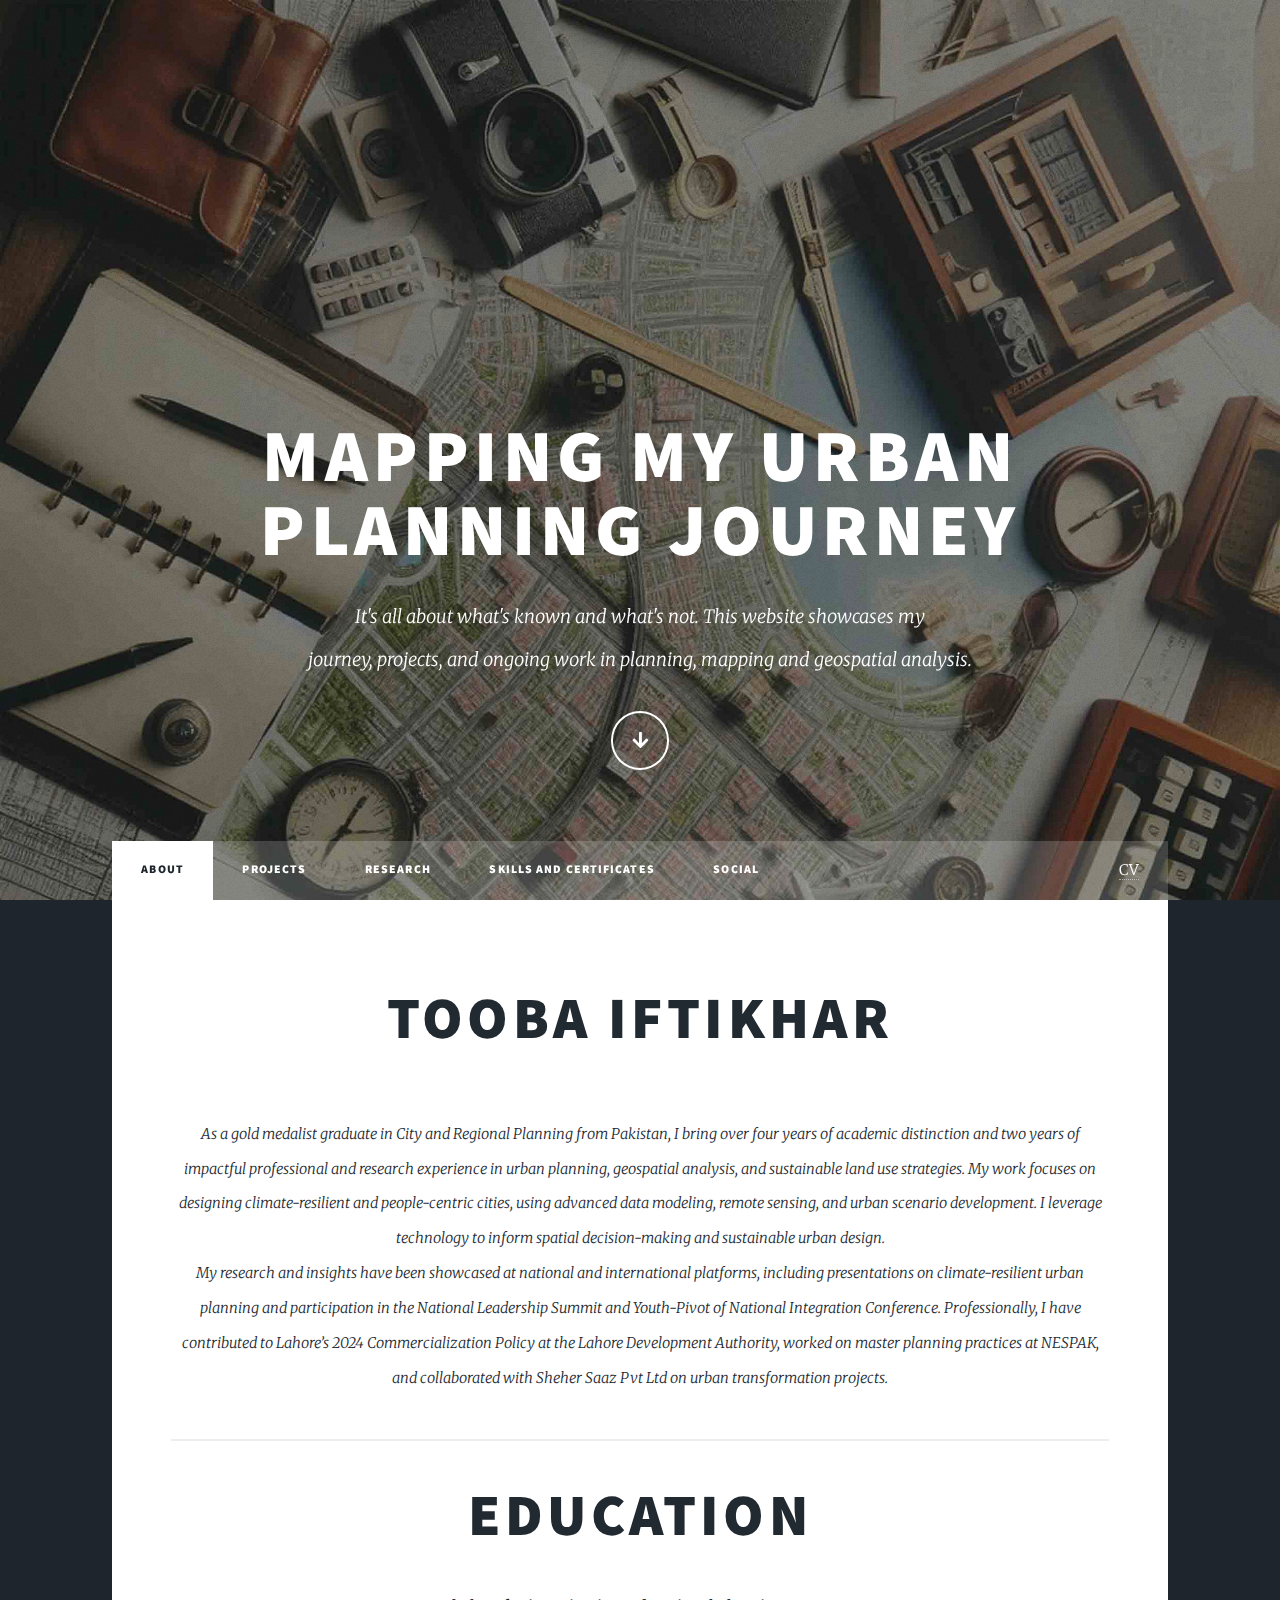
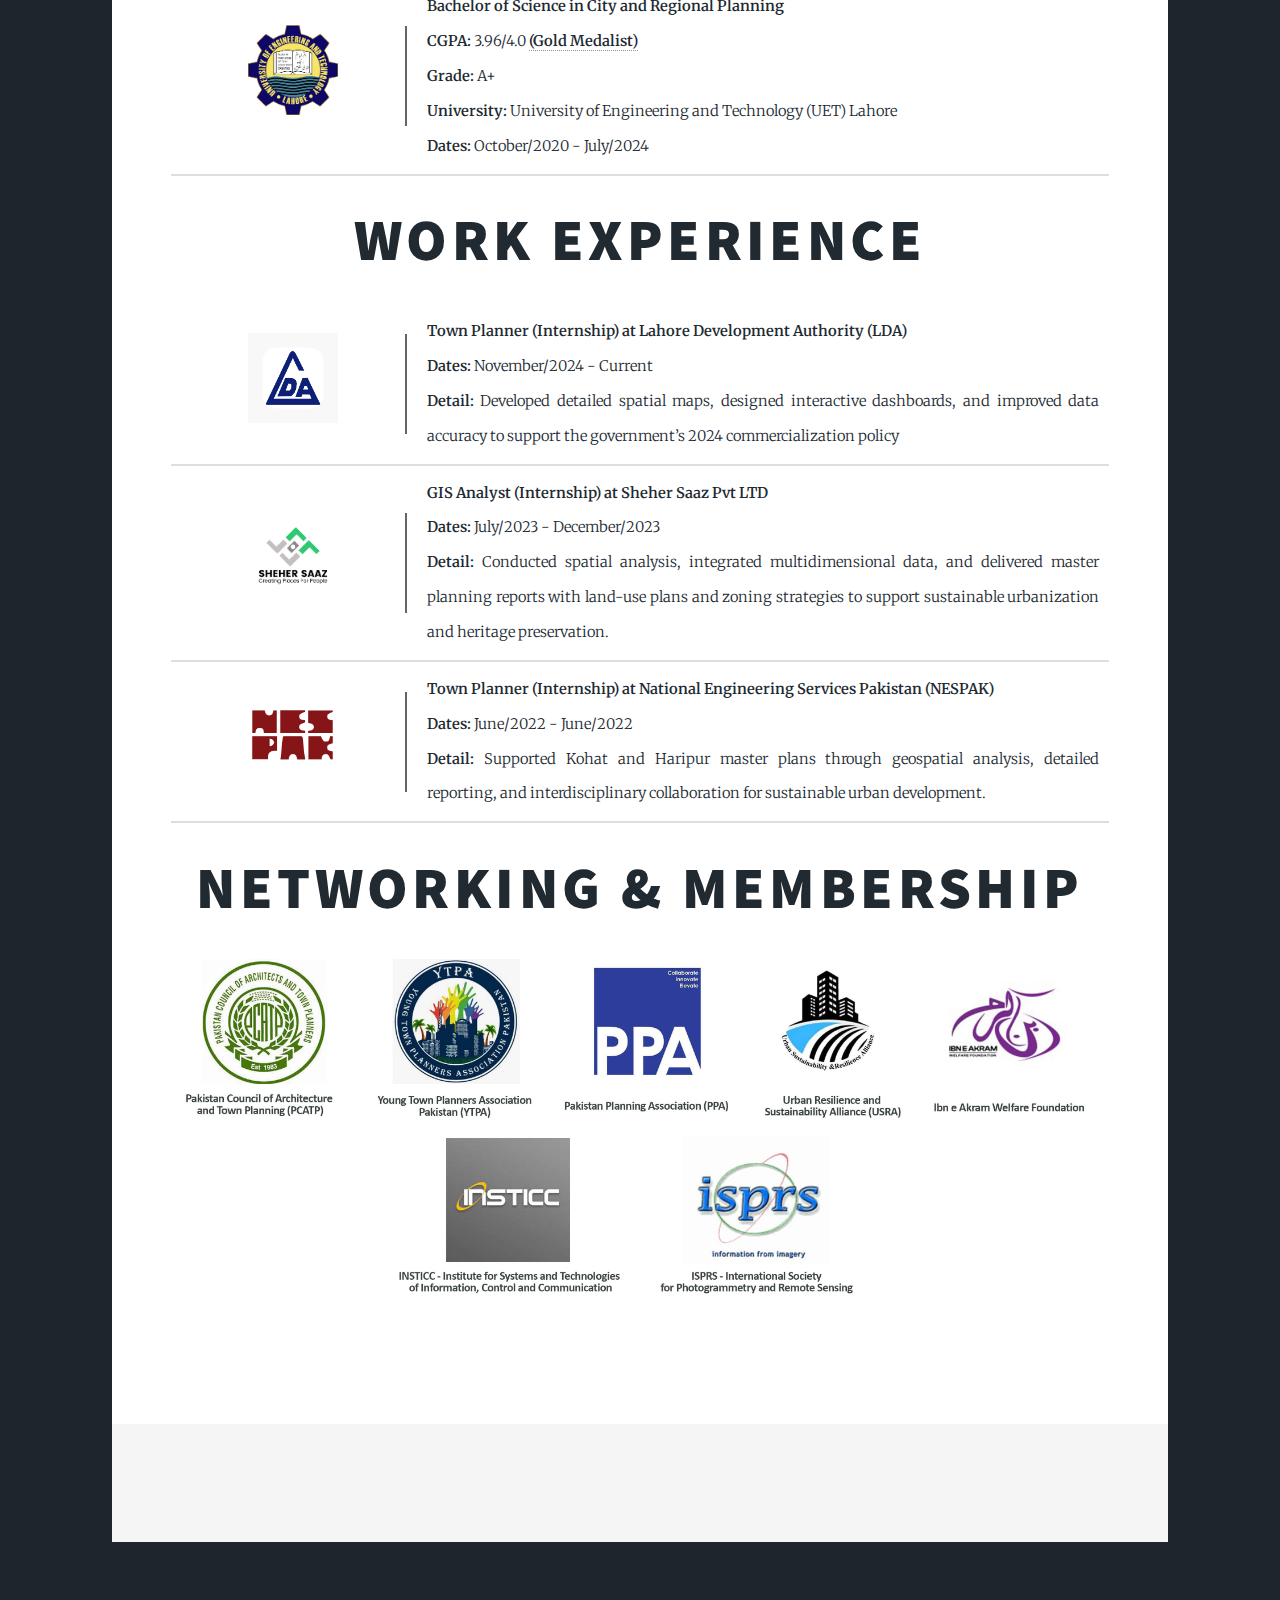
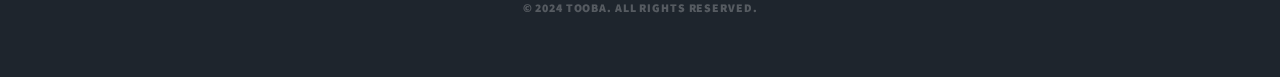
<file: index.html>
<!DOCTYPE HTML>
<html>
	<head>
		<title>Tooba Iftikhar</title>
		<meta charset="utf-8" />
		<meta name="viewport" content="width=device-width, initial-scale=1, user-scalable=no" />
		
		<!-- Favicon Link -->
		<link rel="icon" href="images/WEBLogo.png" type="image/x-icon">

		<link rel="stylesheet" href="assets/css/main.css" />
		<noscript><link rel="stylesheet" href="assets/css/noscript.css" /></noscript>
	</head>

	<body class="is-preload">

		<!-- Wrapper -->
			<div id="wrapper" class="fade-in">

				<!-- Intro -->
					<div id="intro">
						<h1>Mapping My Urban</br>
						Planning Journey</h1>
						<p>It's all about what's known and what's not. This website showcases my<br/>
						journey, projects, and ongoing work in planning, mapping and geospatial analysis.
						 </p>
						<ul class="actions">
							<li><a href="#header" class="button icon solid solo fa-arrow-down scrolly">Continue</a></li>
						</ul>
					</div>

				<!-- Header -->
					<header id="header">
						<a href="index.html" class="logo">Portfolio</a>
					</header>

				<!-- Nav -->
					<nav id="nav">
						<ul class="links">
							<li class="active"><a href="index.html">About</a></li>
							<li><a href="projects.html">Projects</a></li>
							<li><a href="research.html">Research</a></li>
							<li><a href="certificates.html">Skills and Certificates</a></li>
							<li><a href="social.html">Social</a></li>
						</ul>
						<p><a href="https://drive.google.com/file/d/1yzDe-EHxZuFcoeUfxN0M9INQ3DHC1JMo/view?usp=sharing" target="_blank">CV</a></p>
					</nav>

		<!-- Main -->
		<div id="main">

			<!-- Post -->
				<section class="post">
					<header class="major">
						<h1>Tooba Iftikhar</h1>
						<br/>	
						<p>As a gold medalist graduate in City and Regional Planning from Pakistan, I bring over four years of academic distinction and two years of impactful professional and research experience in urban planning, geospatial analysis, and sustainable land use strategies. My work focuses on designing climate-resilient and people-centric cities, using advanced data modeling, remote sensing, and urban scenario development.
						I leverage technology to inform spatial decision-making and sustainable urban design. <br>My research and insights have been showcased at national and international platforms, including presentations on climate-resilient urban planning and participation in the National Leadership Summit and Youth-Pivot of National Integration Conference.
						Professionally, I have contributed to Lahore’s 2024 Commercialization Policy at the Lahore Development Authority, worked on master planning practices at NESPAK, and collaborated with Sheher Saaz Pvt Ltd on urban transformation projects.
						</p>
							<hr />
							<h2 style="text-align: center;">Education</h2>
							<div style="display: flex; align-items: center; justify-content: center; border-bottom: 2px solid #e1dddd; padding: 10px;">
								<!-- Logo Section -->
								<div style="flex: 1; text-align: center;">
									<img src="images/logo.png" alt="Logo" style="height: 90px;">
								</div>
						
								<!-- Divider -->
								<div style="border-left: 2px solid #686464; height: 100px;"></div>
						
								<!-- University Details -->
								<div style="flex: 3; padding-left: 20px; text-align: left;">
									<p style="margin: 0; padding: 0;"><strong>Bachelor of Science in City and Regional Planning</strong>
									</p>
									<p style="margin: 0; padding: 0;"><strong>CGPA:</strong> 3.96/4.0 <a href="https://www.uet.edu.pk/newsannouncement/Event/University-of-Engineering-Technology-Lahore.-Medal-Winners-List-for-31st-Convocation-2024.10.16/" target="_blank"><strong>(Gold Medalist)</strong></a>
									</p>
									<p style="margin: 0; padding: 0;"><strong>Grade:</strong> A+</p>
									<p style="margin: 0; padding: 0;"><strong>University:</strong> University of Engineering and Technology (UET) Lahore</p>
									<p style="margin: 0; padding: 0;"><strong>Dates:</strong> October/2020 - July/2024</p>
								</div>
							</div>
							<br>
							<header>
							<h2>Work Experience</h2>
							</header>
							<div style="display: flex; align-items: center; justify-content: center; border-bottom: 2px solid #e1dddd; padding: 10px;">
								<!-- Logo Section -->
								<div style="flex: 1; text-align: center;">
									<img src="images/logo2.png" alt="Logo" style="height: 90px;">
								</div>
						
								<!-- Divider -->
								<div style="border-left: 2px solid #686464; height: 100px;"></div>
						
								<!-- University Details -->
								<div style="flex: 3; padding-left: 20px; text-align: left;">
									<p style="margin: 0; padding: 0;"><strong>Town Planner (Internship) at Lahore Development Authority (LDA)</strong>
									</p>
									<p style="margin: 0; padding: 0;"><strong>Dates:</strong> November/2024 - Current</p>
									<p style="margin: 0; padding: 0;"><strong>Detail:</strong> Developed detailed spatial maps, designed interactive dashboards, and improved data accuracy to support the government’s 2024 commercialization policy </br>
									</p>
								</div>
							</div>
							<div style="display: flex; align-items: center; justify-content: center; border-bottom: 2px solid #e1dddd; padding: 10px;">
								<!-- Logo Section -->
								<div style="flex: 1; text-align: center;">
									<img src="images/logo3.png" alt="Logo" style="height: 90px;">
								</div>
						
								<!-- Divider -->
								<div style="border-left: 2px solid #686464; height: 100px;"></div>
						
								<!-- University Details -->
								<div style="flex: 3; padding-left: 20px; text-align: left;">
									<p style="margin: 0; padding: 0;"><strong>GIS Analyst (Internship) at  Sheher Saaz Pvt LTD</strong>
									</p>
									<p style="margin: 0; padding: 0;"><strong>Dates:</strong> July/2023 - December/2023</p>
									<p style="margin: 0; padding: 0;"><strong>Detail:</strong> Conducted spatial analysis, integrated multidimensional data, and delivered master planning reports with land-use plans and zoning strategies to support sustainable urbanization and heritage preservation.</br>
									</p>
								</div>
							</div>
							<div style="display: flex; align-items: center; justify-content: center; border-bottom: 2px solid #e1dddd; padding: 10px;">
								<!-- Logo Section -->
								<div style="flex: 1; text-align: center;">
									<img src="images/logo4.png" alt="Logo" style="height: 90px;">
								</div>
						
								<!-- Divider -->
								<div style="border-left: 2px solid #686464; height: 100px;"></div>
						
								<!-- University Details -->
								<div style="flex: 3; padding-left: 20px; text-align: left;">
									<p style="margin: 0; padding: 0;"><strong>Town Planner (Internship) at  National Engineering Services Pakistan (NESPAK)</strong>
									</p>
									<p style="margin: 0; padding: 0;"><strong>Dates:</strong> June/2022 - June/2022</p>
									<p style="margin: 0; padding: 0;"><strong>Detail:</strong> Supported Kohat and Haripur master plans through geospatial analysis, detailed reporting, and interdisciplinary collaboration for sustainable urban development.</br>
									</p>
								</div>
							</div>
							<br>
						<h2>Networking & Membership</h2>
						<span class="image fit"><img src="images/Untitled.jpg" alt="" /></span>
				</section>
		</div>

		<!-- Footer -->
		<footer id="footer">
			<section>
				<p> </p>
			</section>
		</footer>

		<!-- Copyright -->
		<div id="copyright">
			<ul><li>&copy; 2024 Tooba. All rights reserved.</li></ul>
		</div>

<!-- Scripts -->
<script src="assets/js/jquery.min.js"></script>
<script src="assets/js/jquery.scrollex.min.js"></script>
<script src="assets/js/jquery.scrolly.min.js"></script>
<script src="assets/js/browser.min.js"></script>
<script src="assets/js/breakpoints.min.js"></script>
<script src="assets/js/util.js"></script>
<script src="assets/js/main.js"></script>

</body>
</html>
</file>
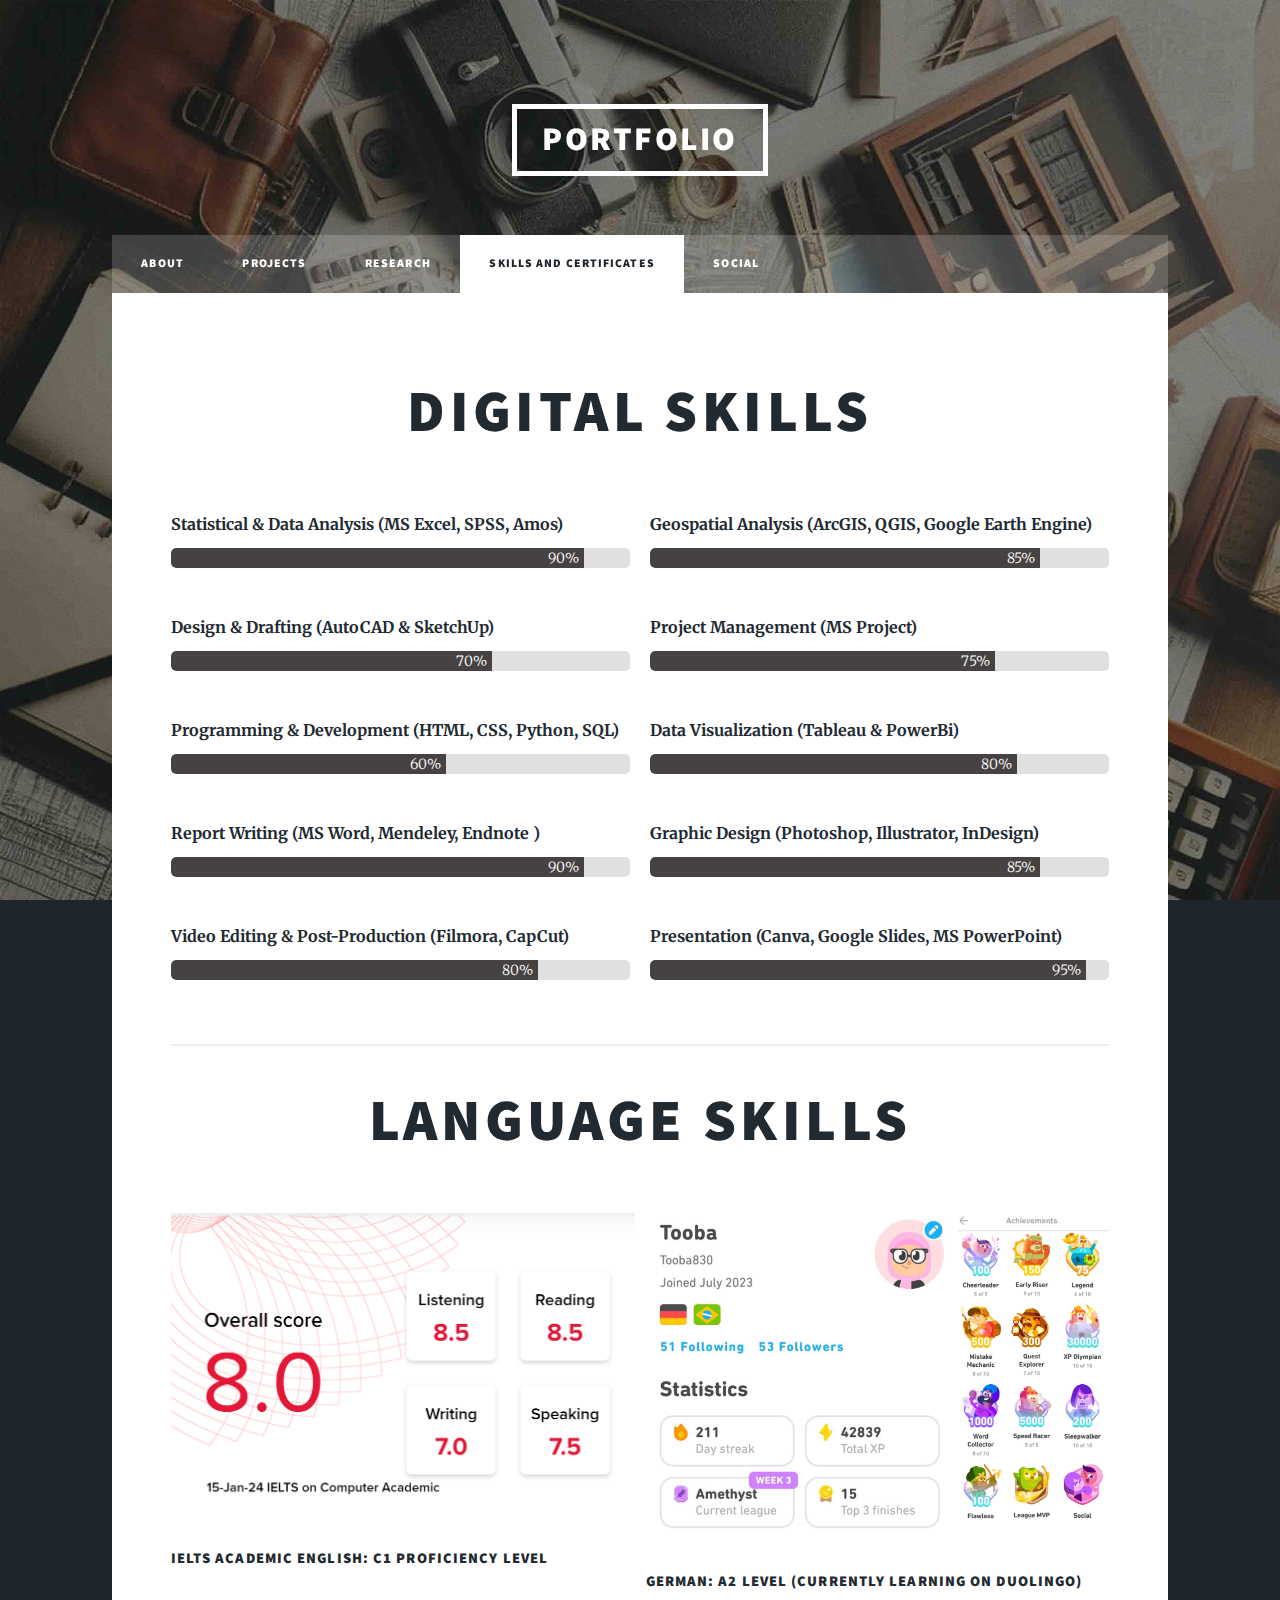
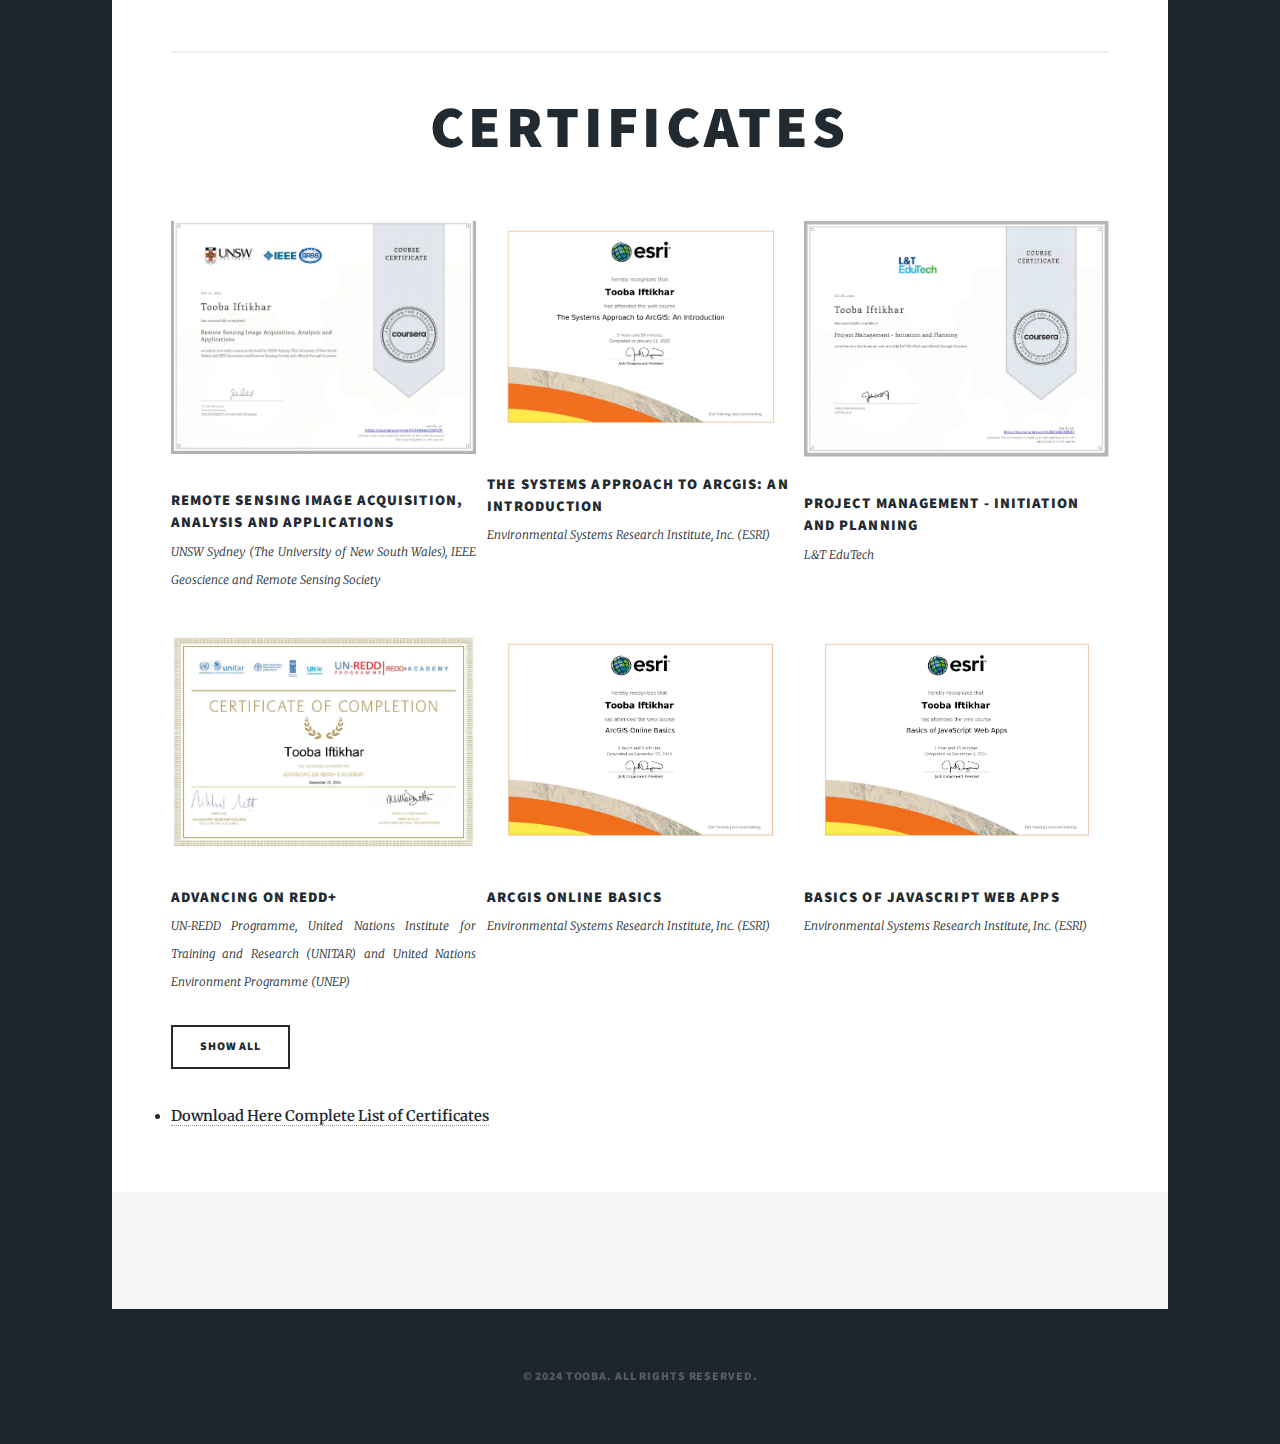
<file: certificates.html>
<!DOCTYPE HTML>

<html>
	<head>
		<title>Tooba Iftikhar</title>
		<meta charset="utf-8" />
		<meta name="viewport" content="width=device-width, initial-scale=1, user-scalable=no" />
		
		<!-- Favicon Link -->
		<link rel="icon" href="images/WEBLogo.png" type="image/x-icon">

		<link rel="stylesheet" href="assets/css/main.css" />
		<noscript><link rel="stylesheet" href="assets/css/noscript.css" /></noscript>
	</head>
	<body class="is-preload">

		<!-- Wrapper -->
			<div id="wrapper">

				<!-- Header -->
					<header id="header">
						<a href="index.html" class="logo">Portfolio</a>
					</header>

				<!-- Nav -->
					<nav id="nav">
						<ul class="links">
							<li><a href="index.html">About</a></li>
							<li><a href="projects.html">Projects</a></li>
							<li><a href="research.html">Research</a></li>
							<li class="active"><a href="certificates.html">Skills and Certificates</a></li>
							<li><a href="social.html">Social</a></li>
						</ul>
					</nav>

				<!-- Main -->
					<div id="main">

						<!-- Post -->
							<section class="post">
								<header class="major">
									<h1>Digital Skills</h1>
								</header>
								<section>
									<style>
										.skills-container {
											display: flex;
											flex-wrap: wrap;
											gap: 20px;
										}
										.skill {
											flex: 1 1 calc(50% - 20px);
											margin-bottom: 20px;
										}
										.skill-title {
											margin-bottom: 5px;
											font-size: 16px;
											font-weight: bold;
										}
										.skill-bar {
											width: 100%;
											height: 20px;
											background-color: #e0e0e0;
											border-radius: 5px;
											overflow: hidden;
										}
										.skill-level {
											height: 100%;
											background-color: rgb(71, 66, 66);
											border-radius: 5px 0 0 5px;
											text-align: right;
											padding-right: 5px;
											box-sizing: border-box;
											color: white;
											line-height: 20px;
											font-size: 14px;
										}
									</style>
									<div class="skills-container">
										<div class="skill">
											<div class="skill-title">Statistical & Data Analysis (MS Excel, SPSS, Amos)</div>
											<div class="skill-bar">
												<div class="skill-level" style="width: 90%;">90%</div>
											</div>
										</div>
										<div class="skill">
											<div class="skill-title">Geospatial Analysis (ArcGIS, QGIS, Google Earth Engine)</div>
											<div class="skill-bar">
												<div class="skill-level" style="width: 85%;">85%</div>
											</div>
										</div>
										<div class="skill">
											<div class="skill-title">Design & Drafting (AutoCAD & SketchUp)</div>
											<div class="skill-bar">
												<div class="skill-level" style="width: 70%;">70%</div>
											</div>
										</div>
										<div class="skill">
											<div class="skill-title">Project Management (MS Project)</div>
											<div class="skill-bar">
												<div class="skill-level" style="width: 75%;">75%</div>
											</div>
										</div>
										<div class="skill">
											<div class="skill-title">Programming & Development (HTML, CSS, Python, SQL)</div>
											<div class="skill-bar">
												<div class="skill-level" style="width: 60%;">60%</div>
											</div>
										</div>
										<div class="skill">
											<div class="skill-title">Data Visualization (Tableau & PowerBi)</div>
											<div class="skill-bar">
												<div class="skill-level" style="width: 80%;">80%</div>
											</div>
										</div>
										<div class="skill">
											<div class="skill-title">Report Writing (MS Word, Mendeley, Endnote )</div>
											<div class="skill-bar">
												<div class="skill-level" style="width: 90%;">90%</div>
											</div>
										</div>
										<div class="skill">
											<div class="skill-title">Graphic Design (Photoshop, Illustrator, InDesign)</div>
											<div class="skill-bar">
												<div class="skill-level" style="width: 85%;">85%</div>
											</div>
										</div>
										<div class="skill">
											<div class="skill-title">Video Editing & Post-Production (Filmora, CapCut)</div>
											<div class="skill-bar">
												<div class="skill-level" style="width: 80%;">80%</div>
											</div>
										</div>
										<div class="skill">
											<div class="skill-title">Presentation (Canva, Google Slides, MS PowerPoint)</div>
											<div class="skill-bar">
												<div class="skill-level" style="width: 95%;">95%</div>
											</div>
										</div>
									</div>
								</section>
								
								<hr />

								<header class="major">
									<h1>Language Skills</h1>
								</header>
								<div class="box alt">
									<div class="row gtr-50 gtr-uniform">
										<div class="col-6">
											<span class="image fit"><img src="images/eng.jpg" alt="" /></span>
											<header>
												<h4>IELTS Academic English: C1 Proficiency Level</h4>
											</header>
										</div>
										<div class="col-6">
											<span class="image fit"><img src="images/ger.jpg" alt="" /></span>
											<header>
												<h4>German: A2 Level (Currently Learning on Duolingo)</h4>
											</header>
										</div>
									</div>
								</div>
								
								<hr />

								<!-- Image -->
								<header class="major">
									<h1>Certificates</h1>
								</header>
									<div class="box alt">
										<div class="row gtr-50 gtr-uniform">
											<div class="col-4">
												<span class="image fit"><img src="images/thumbs/106.jpg" alt="" /></span>
												<header>
													<h4>Remote Sensing Image Acquisition, Analysis and Applications</h4>
													<p>UNSW Sydney (The University of New South Wales), IEEE Geoscience and Remote Sensing Society</p>
												</header>
											</div>
											<div class="col-4">
												<span class="image fit"><img src="images/thumbs/107.jpg" alt="" /></span>
												<header>
													<h4>The Systems Approach to ArcGIS: An Introduction</h4>
													<p>Environmental Systems Research Institute, Inc. (ESRI)</p>
												</header>
											</div>
											<div class="col-4">
												<span class="image fit"><img src="images/thumbs/02.jpg" alt="" /></span>
												<header>
													<h4>Project Management - Initiation and Planning</h4>
													<p>L&T EduTech</p>
												</header>
											</div>
											<div class="col-4">
												<span class="image fit"><img src="images/thumbs/01.jpg" alt="" /></span>
												<header>
													<h4>Advancing on REDD+</h4>
													<p>UN-REDD Programme, United Nations Institute for Training and Research (UNITAR) and United Nations Environment Programme (UNEP)</p>
												</header>
											</div>
											<div class="col-4">
												<span class="image fit"><img src="images/thumbs/03.jpg" alt="" /></span>
												<header>
													<h4>ArcGIS Online Basics</h4>
													<p>Environmental Systems Research Institute, Inc. (ESRI)</p>
												</header>
											</div>
											<!-- Break -->
											<div class="col-4">
												<span class="image fit"><img src="images/thumbs/04.jpg" alt="" /></span>
												<header>
													<h4>Basics of JavaScript Web Apps</h4>
													<p>Environmental Systems Research Institute, Inc. (ESRI)</p>
												</header>
											</div>
											<div class="col-4 portfolio-hidden">
												<span class="image fit"><img src="images/thumbs/111.jpg" alt="" /></span>
												<header>
													<h4>From Idea to Impact: Sustainable Decision Making in Development Corridors</h4>
													<p>United Nations Development Programme (UNDP), Development Corridors Partnership and Learning for Nature</p>
												</header>
											</div>
											<div class="col-4 portfolio-hidden">
												<span class="image fit"><img src="images/thumbs/112.jpg" alt="" /></span>
												<header>
													<h4>Connectivity 101 Ecological Connectivity for People and Planet</h4>
													<p>World Wide Fund for Nature (WWF), Center for Large Landscape Conservation (CLLC), IUCN World Commission on Protected Areas - Connectivity Conservation Specialist Group (CCSG) and Convention on Migratory Species (CMS)</p>
												</header>
											</div>
											<div class="col-4 portfolio-hidden">
												<span class="image fit"><img src="images/thumbs/113.jpg" alt="" /></span>
												<header>
													<h4>From Grassroots to Global Impact: Effective Communication for Local and Indigenous Leaders</h4>
													<p>Equator Initiative, Learning for Nature and United Nations Development Programme (UNDP)</p>
												</header>
											</div>
											<div class="col-4 portfolio-hidden">
												<span class="image fit"><img src="images/thumbs/114.jpg" alt="" /></span>
												<header>
													<h4> Building Effective Systems for On-site Sanitation ManagementBuilding Effective Systems for On-site Sanitation Management</h4>
													<p>Asian Development Bank Institute</p>
												</header>
											</div>
											<div class="col-4 portfolio-hidden">
												<span class="image fit"><img src="images/thumbs/05.jpg" alt="" /></span>
												<header>
													<h4>Cities and Marine Plastic Pollution Building a Circular Economy</h4>
													<p>Economic and Social Commission for Asia and the Pacific (ESCAP)</p>
												</header>
											</div>
											<div class="col-4 portfolio-hidden">
												<span class="image fit"><img src="images/thumbs/06.jpg" alt="" /></span>
												<header>
													<h4>Climate Change International Legal Regime</h4>
													<p>United Nations Institute for Training and Research (UNITAR) and United Nations Environment Programme (UNEP)</p>
												</header>
											</div>
											<div class="col-4 portfolio-hidden">
												<span class="image fit"><img src="images/thumbs/07.jpg" alt="" /></span>
												<header>
													<h4>Exploring GIS Maps</h4>
													<p>Environmental Systems Research Institute, Inc. (ESRI)</p>
												</header>
											</div>
											<div class="col-4 portfolio-hidden">
												<span class="image fit"><img src="images/thumbs/08.jpg" alt="" /></span>
												<header>
													<h4>Getting Information from a GIS Map</h4>
													<p>Environmental Systems Research Institute, Inc. (ESRI)</p>
												</header>
											</div>
											<div class="col-4 portfolio-hidden">
												<span class="image fit"><img src="images/thumbs/09.jpg" alt="" /></span>
												<header>
													<h4>High-Speed Rail Development: Impacts, Benefits and Opportunities</h4>
													<p>Asian Development Bank Institute (ADBI)</p>
												</header>
											</div>
											<div class="col-4 portfolio-hidden">
												<span class="image fit"><img src="images/thumbs/100.jpg" alt="" /></span>
												<header>
													<h4>Global Energy and Climate Policy</h4>
													<p>University of London and SOAS University of London</p>
												</header>
											</div>
											<div class="col-4 portfolio-hidden">
												<span class="image fit"><img src="images/thumbs/101.jpg" alt="" /></span>
												<header>
													<h4>Artificial Intelligence (AI) for Social Impact</h4>
													<p>Asian Development Bank Institute (ADBI)</p>
												</header>
											</div>
											<div class="col-4 portfolio-hidden">
												<span class="image fit"><img src="images/thumbs/10.jpg" alt="" /></span>
												<header>
													<h4>Getting Started with GIS</h4>
													<p>Environmental Systems Research Institute, Inc. (ESRI)</p>
												</header>
											</div>
											<div class="col-4 portfolio-hidden">
												<span class="image fit"><img src="images/thumbs/11.jpg" alt="" /></span>
												<header>
													<h4>Getting Started with Mapping and Visualization</h4>
													<p>Environmental Systems Research Institute, Inc. (ESRI)</p>
												</header>
											</div>
											<div class="col-4 portfolio-hidden">
												<span class="image fit"><img src="images/thumbs/12.jpg" alt="" /></span>
												<header>
													<h4>Getting Started with Spatial Analysis</h4>
													<p>Environmental Systems Research Institute, Inc. (ESRI)</p>
												</header>
											</div>
											<!-- Break -->
											<div class="col-4 portfolio-hidden">
												<span class="image fit"><img src="images/thumbs/13.jpg" alt="" /></span>
												<header>
													<h4>GIS Basics</h4>
													<p>Environmental Systems Research Institute, Inc. (ESRI)</p>
												</header>
											</div>
											<div class="col-4 portfolio-hidden">
												<span class="image fit"><img src="images/thumbs/14.jpg" alt="" /></span>
												<header>
													<h4>Green Investments: Renewable Energy</h4>
													<p>Asian Development Bank Institute (ADBI)</p>
												</header>
											</div>
											<div class="col-4 portfolio-hidden">
												<span class="image fit"><img src="images/thumbs/16.jpg" alt="" /></span>
												<header>
													<h4>Technology, Innovation and Management</h4>
													<p>The Open University | OpenLearn</p>
												</header>
											</div>
											<div class="col-4 portfolio-hidden">
												<span class="image fit"><img src="images/thumbs/17.jpg" alt="" /></span>
												<header>
													<h4>Putting Your GIS Skills to Work</h4>
													<p>Environmental Systems Research Institute, Inc. (ESRI)</p>
												</header>
											</div>
											<div class="col-4 portfolio-hidden">
												<span class="image fit"><img src="images/thumbs/18.jpg" alt="" /></span>
												<header>
													<h4>Python for Everyone</h4>
													<p>Environmental Systems Research Institute, Inc. (ESRI)</p>
												</header>
											</div>
											<div class="col-4 portfolio-hidden">
												<span class="image fit"><img src="images/thumbs/102.jpg" alt="" /></span>
												<header>
													<h4>Energy Economics, Environment, and Policy</h4>
													<p>Asian Development Bank Institute (ADBI)</p>
												</header>
											</div>
											<div class="col-4 portfolio-hidden">
												<span class="image fit"><img src="images/thumbs/19.jpg" alt="" /></span>
												<header>
													<h4>Telling Stories with GIS Maps</h4>
													<p>Environmental Systems Research Institute, Inc. (ESRI)</p>
												</header>
											</div>
											<div class="col-4 portfolio-hidden">
												<span class="image fit"><img src="images/thumbs/103.jpg" alt="" /></span>
												<header>
													<h4>Principles of Developing Quality Infrastructure in Asia</h4>
													<p>Asian Development Bank Institute (ADBI)</p>
												</header>
											</div>
											<div class="col-4 portfolio-hidden">
												<span class="image fit"><img src="images/thumbs/20.jpg" alt="" /></span>
												<header>
													<h4>Getting Started with Data Management</h4>
													<p>Environmental Systems Research Institute, Inc. (ESRI)</p>
												</header>
											</div>
											<div class="col-4 portfolio-hidden">
												<span class="image fit"><img src="images/thumbs/22.jpg" alt="" /></span>
												<header>
													<h4>Using GIS to Solve Problems</h4>
													<p>Environmental Systems Research Institute, Inc. (ESRI)</p>
												</header>
											</div>
											<div class="col-4 portfolio-hidden">
												<span class="image fit"><img src="images/thumbs/105.jpg" alt="" /></span>
												<header>
													<h4>Data Analysis with Python</h4>
													<p>Free Code Camp</p>
												</header>
											</div>
											<div class="col-4 portfolio-hidden">
												<span class="image fit"><img src="images/thumbs/104.jpg" alt="" /></span>
												<header>
													<h4>Data Innovation for Development: Civic Participation for Social Good and Well-Being</h4>
													<p>Asian Development Bank Institute (ADBI)</p>
												</header>
											</div>
											<div class="col-4 portfolio-hidden">
												<span class="image fit"><img src="images/thumbs/115.jpg" alt="" /></span>
												<header>
													<h4>Data Analytics Bootcamp</h4>
													<p>Alexander Freberg</p>
												</header>
											</div>
											<div class="col-4 portfolio-hidden">
												<span class="image fit"><img src="images/thumbs/116.jpg" alt="" /></span>
												<header>
													<h4>Peace Park Development and Management</h4>
													<p>United Nations Development Programme (UNDP), Convention on Biological Diversity, Peace and Biodiversity Dialogue Initiative, the United Nations Environment Programme (UN Environment) and NBSAP Forum</p>
												</header>
											</div>
											<div class="col-4 portfolio-hidden">
												<span class="image fit"><img src="images/thumbs/117.jpg" alt="" /></span>
												<header>
													<h4>Designing a Multidimensional Poverty Index (2022)</h4>
													<p>United Nations Development Programme (UNDP) and OPHI, University of Oxford</p>
												</header>
											</div>
											<div class="col-4 portfolio-hidden">
												<span class="image fit"><img src="images/thumbs/118.jpg" alt="" /></span>
												<header>
													<h4>Integrated Spatial Planning</h4>
													<p>United Nations Development Programme, GEF Global Biodiversity Framework - Early Action Support and PacMARA</p>
												</header>
											</div>
											
										</div>
										<ul class="actions">
											<li><a href="#" id="toggleButton" class="button">Show All</a></li>
										</ul>
									</div>
									<li><a href="Docs/Certificate List.pdf" target="_blank"><strong>Download Here Complete List of Certificates</strong></a></li>
							</section>
					</div>

		<!-- Footer -->
		<footer id="footer">
			<section>
				<p> </p>
			</section>
		</footer>

		<!-- Copyright -->
		<div id="copyright">
			<ul><li>&copy; 2024 Tooba. All rights reserved.</li></ul>
		</div>


		<!-- Scripts -->
			<script src="assets/js/jquery.min.js"></script>
			<script src="assets/js/jquery.scrollex.min.js"></script>
			<script src="assets/js/jquery.scrolly.min.js"></script>
			<script src="assets/js/browser.min.js"></script>
			<script src="assets/js/breakpoints.min.js"></script>
			<script src="assets/js/util.js"></script>
			<script src="assets/js/main.js"></script>
			<script src="assets/js/certificate.js"></script>

	</body>
</html>
</file>
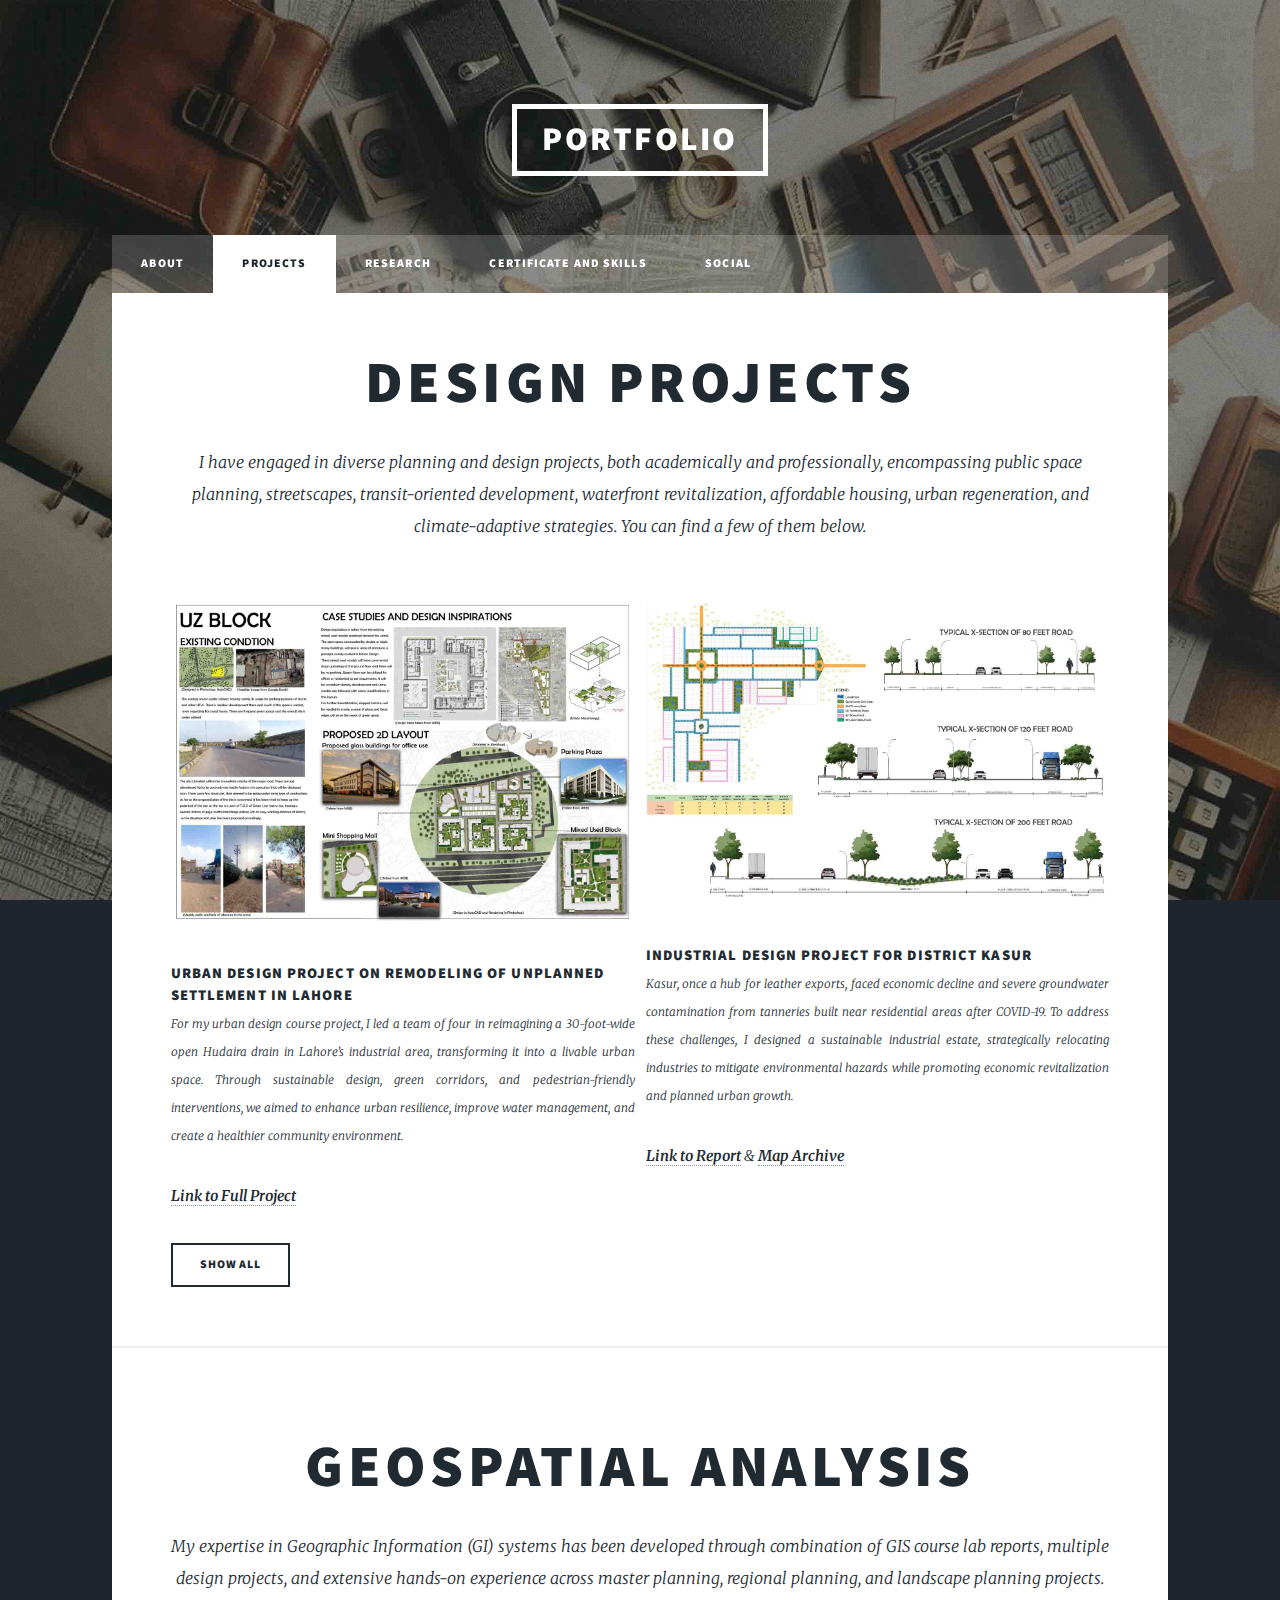
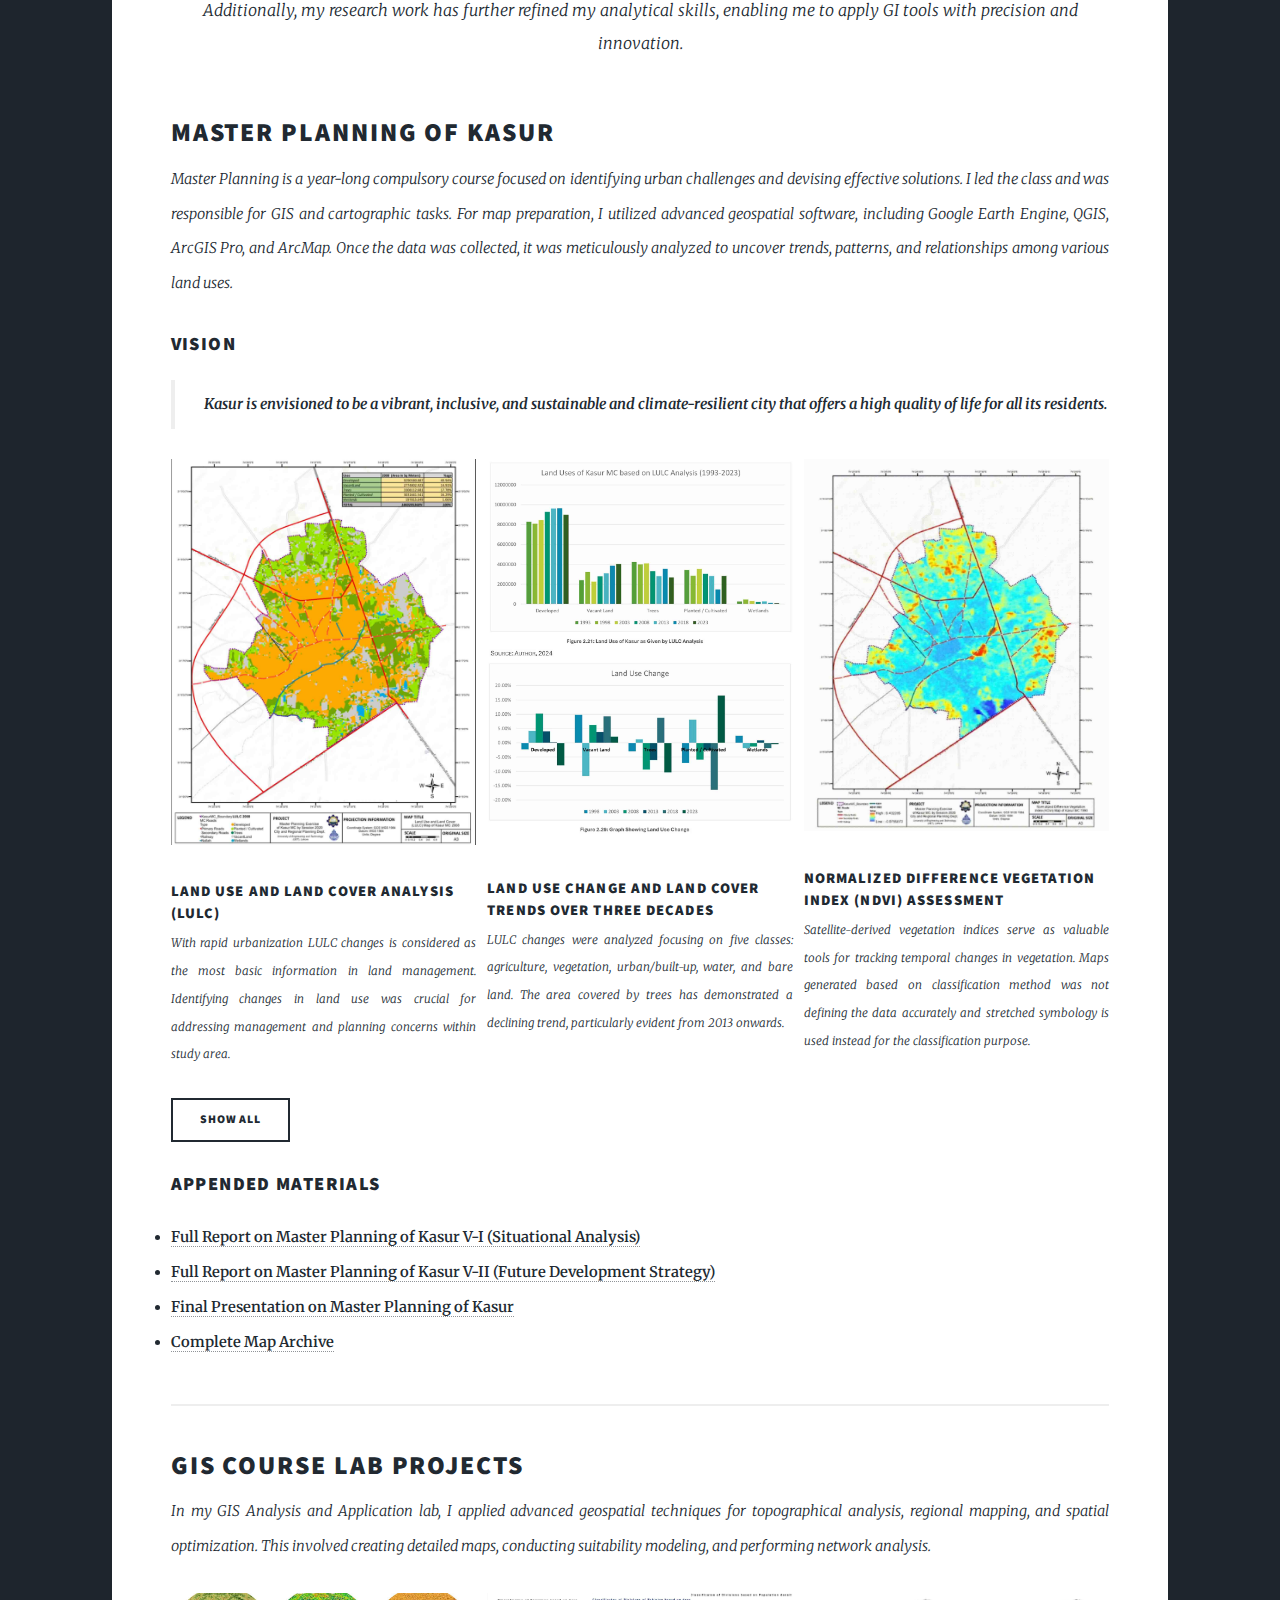
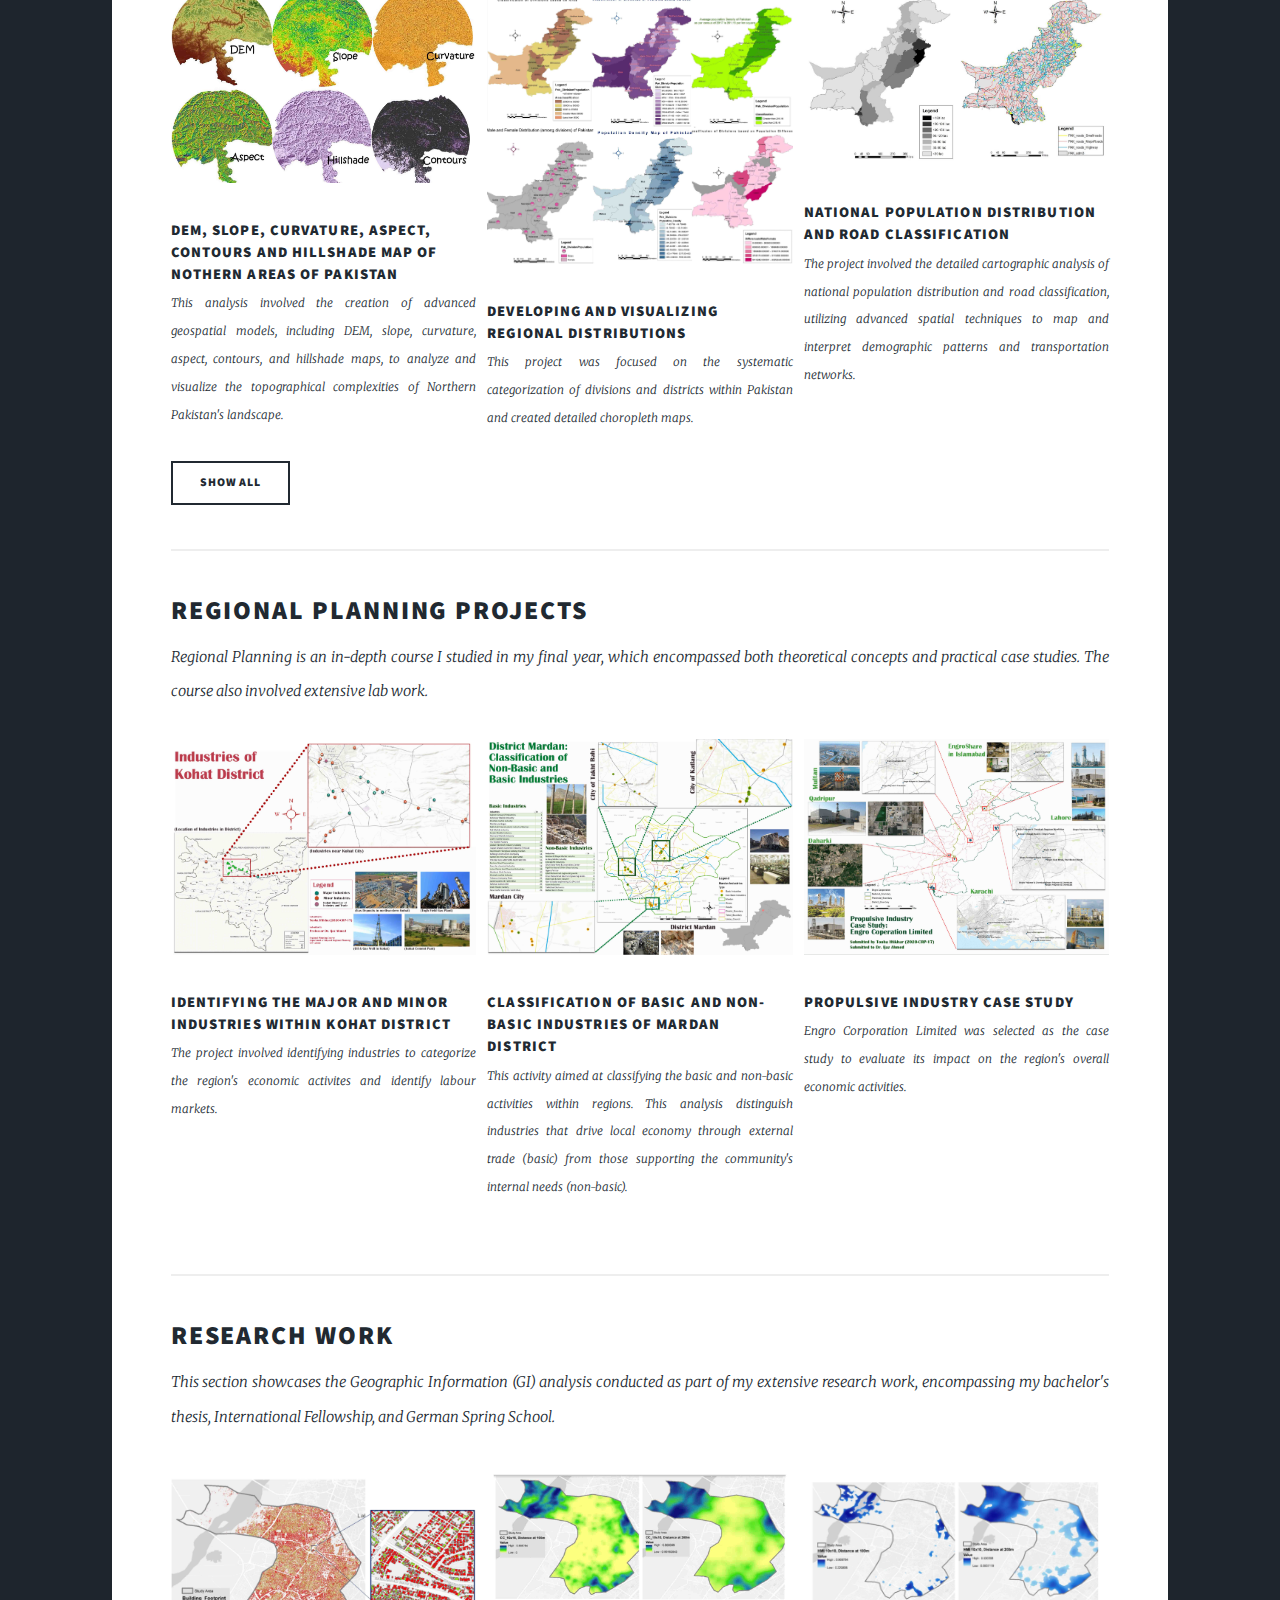
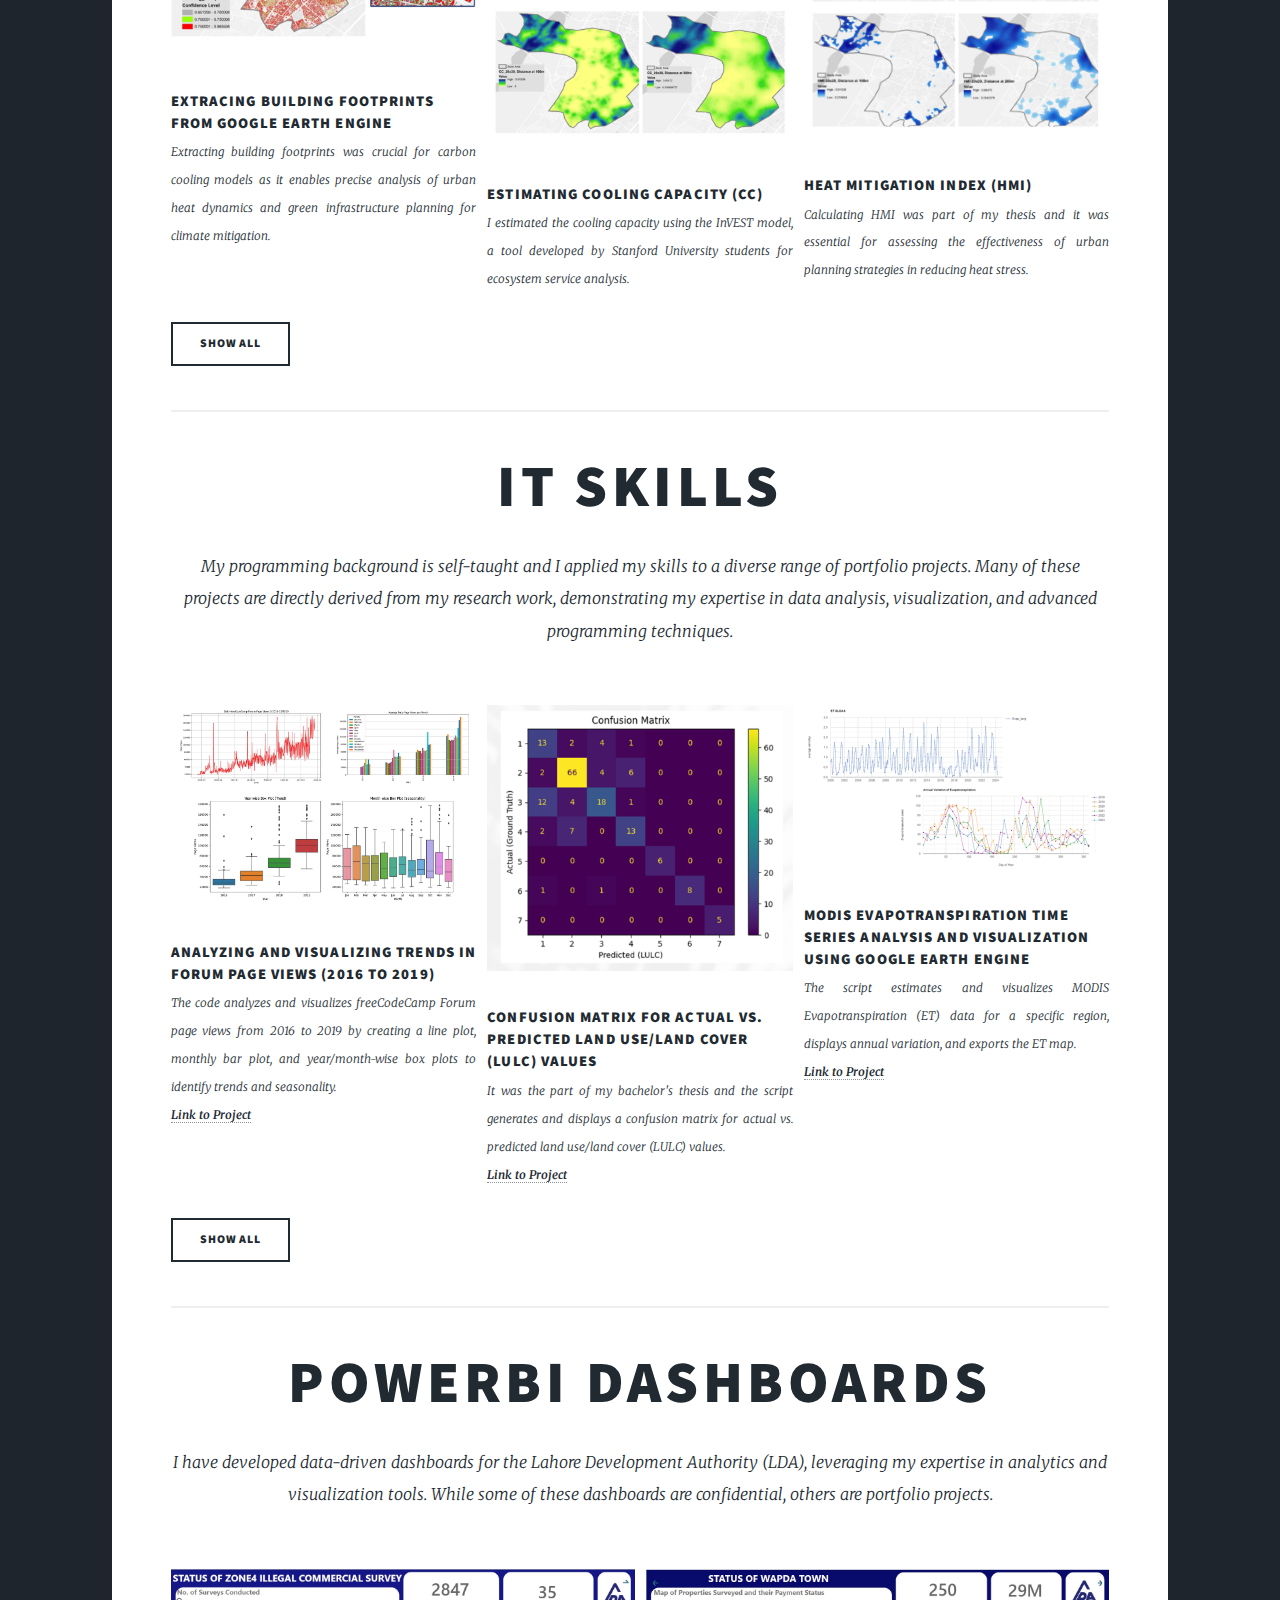
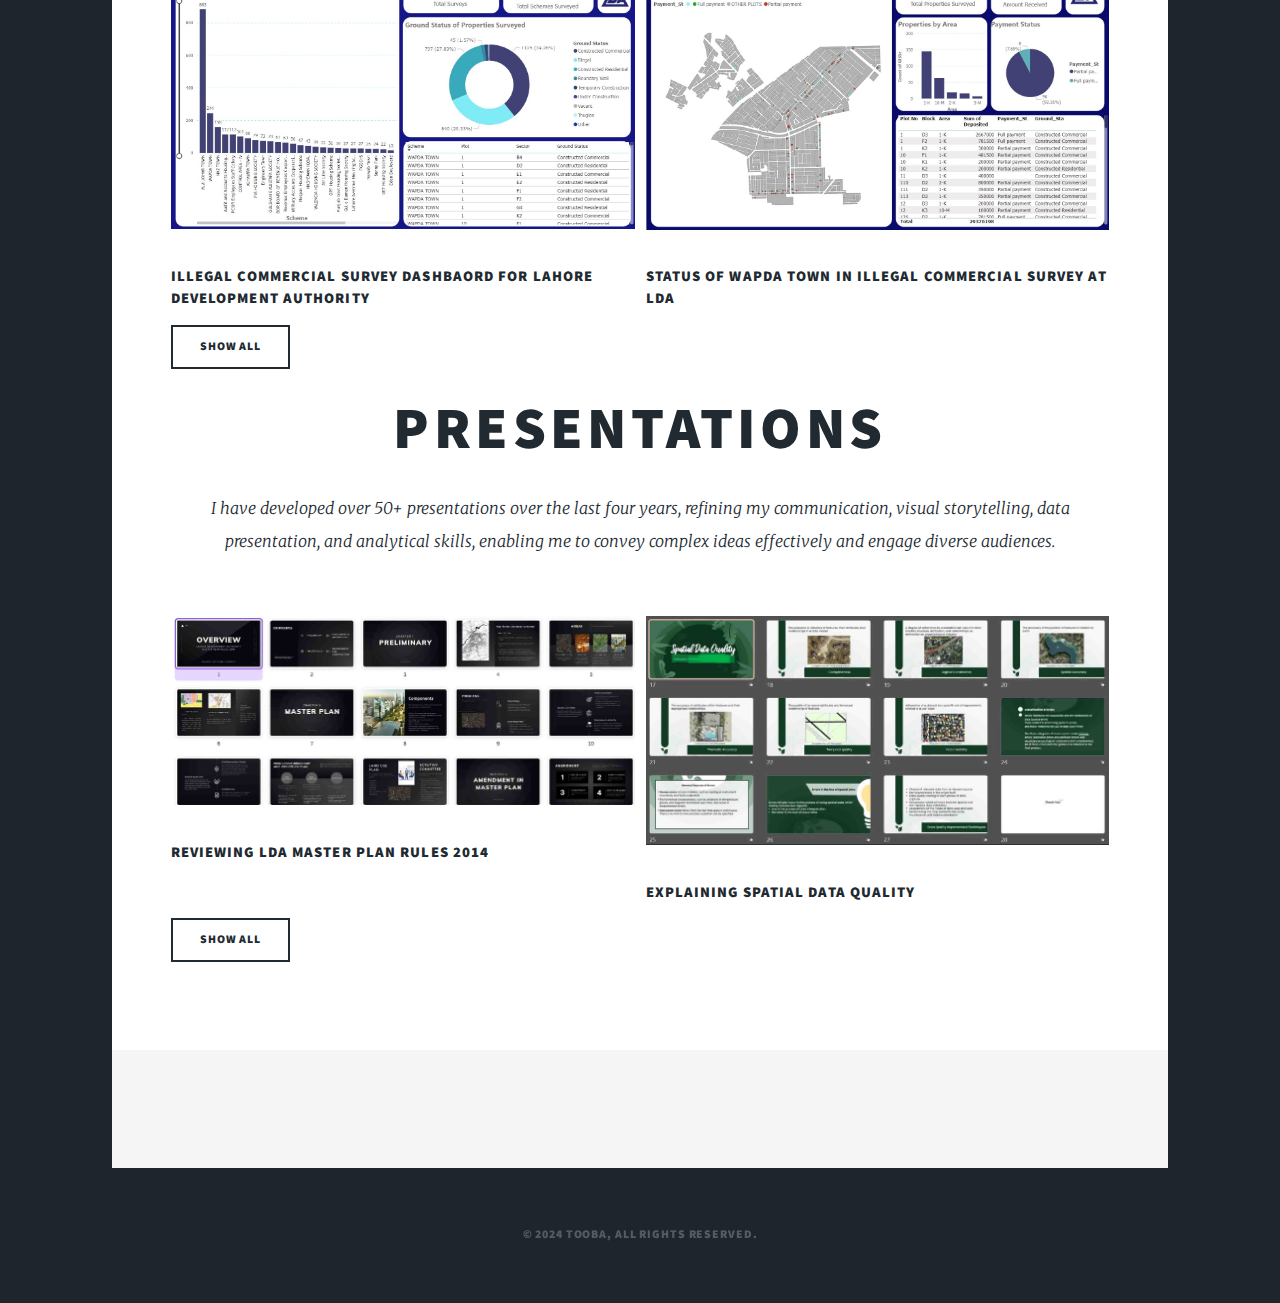
<file: projects.html>
<!DOCTYPE HTML>
<html>
	<head>
		<title>Tooba Iftikhar</title>
		<meta charset="utf-8" />
		<meta name="viewport" content="width=device-width, initial-scale=1, user-scalable=no" />
		
		<!-- Favicon Link -->
		<link rel="icon" href="images/WEBLogo.png" type="image/x-icon">

		<link rel="stylesheet" href="assets/css/main.css" />
		<noscript><link rel="stylesheet" href="assets/css/noscript.css" /></noscript>
	</head>
	<body class="is-preload">

		<!-- Wrapper -->
			<div id="wrapper">

				<!-- Header -->
					<header id="header">
						<a href="index.html" class="logo">Portfolio</a>
					</header>

				<!-- Nav -->
					<nav id="nav">
						<ul class="links">
							<li><a href="index.html">About</a></li>
							<li class="active"><a href="projects.html">Projects</a></li>
							<li><a href="research.html">Research</a></li>
							<li><a href="certificates.html">Certificate and Skills</a></li>
							<li><a href="social.html">Social</a></li>
						</ul>
					</nav>
		
				<!-- Main -->
				<div id="main">

						<!-- Design Projects -->
						<section id="Design">
							<header class="major">
								<h1>Design Projects</h1>
								<p>I have engaged in diverse planning and design projects, both academically and professionally, encompassing public space planning, streetscapes, transit-oriented development, waterfront revitalization, affordable housing, urban regeneration, and climate-adaptive strategies. You can find a few of them below.</p>
								</header>
							<div class="box alt">
								<div class="row gtr-50 gtr-uniform">
									<div class="col-6">
										<span class="image fit"><img src="images/gis/gajju.jpg" alt="Urban Design Project" /></span>
										<header>
											<h4>Urban Design Project on Remodeling of Unplanned Settlement in Lahore</h4>
											<p>For my urban design course project, I led a team of four in reimagining a 30-foot-wide open Hudaira drain in Lahore’s industrial area, transforming it into a livable urban space. Through sustainable design, green corridors, and pedestrian-friendly interventions, we aimed to enhance urban resilience, improve water management, and create a healthier community environment. </p>
											<p><strong><a href="https://drive.google.com/file/d/1R54Gjuq5jNdZU0N3ISqD1X48Q838AYtO/view?usp=sharing" target="_blank">Link to Full Project</a></strong></p>
										</header>
									</div>
									<div class="col-6">
										<span class="image fit"><img src="images/gis/indust.jpg" alt="Industrial Design Project" /></span>
										<header>
											<h4>Industrial Design Project for District Kasur</h4>
											<p>Kasur, once a hub for leather exports, faced economic decline and severe groundwater contamination from tanneries built near residential areas after COVID-19. To address these challenges, I designed a sustainable industrial estate, strategically relocating industries to mitigate environmental hazards while promoting economic revitalization and planned urban growth.</p>
											<p><strong><a href="https://drive.google.com/file/d/1bLLQLGnkHFq0Y3pUimlEhxenho13KicM/view?usp=sharing" target="_blank">Link to Report</a></strong> & <strong><a href="https://drive.google.com/file/d/163ElI8_aU9BkU6Px1FVoEtk1nx-49Nf1/view?usp=sharing" target="_blank">Map Archive</a></strong></p>
										</header>
									</div>
										<div class="col-6 portfolio-hidden">
											<span class="image fit"><img src="images/gis/lan.jpg" alt="Landscape Design Project" /></span>
											<header>
												<h4>Landscape Design Project on General Hospital Remodeling</h4>
												<p>The dull, red-bricked architecture of government hospitals often creates a bleak atmosphere, contributing to slow or hindered patient recovery. To address this, I redesigned Lahore's General Hospital based on the visionary principles of healing gardens, integrating natural elements, open spaces, and therapeutic landscapes to foster a calming and restorative environment.</p>
												<p><strong><a href="https://drive.google.com/file/d/1n_Ictxchb3wF4ZmTE2vEdRLEgRzcot16/view?usp=sharing" target="_blank">Link to Full Project</a></strong></p>
											</header>
										</div>
										<div class="col-6 portfolio-hidden">
											<span class="image fit"><img src="images/gis/water.jpg" alt="" /></span>
											<header>
												<h4>Water Supply and Sewerage System Design for Bharia Town</h4>
												<p>For Phase 6 of Bahria Town Rawalpindi, I designed a comprehensive water supply and sewerage system to ensure efficient municipal services. The project involved calculating pipe diameters, lengths, pressures, and storage capacities while designing both direct and indirect water distribution systems based on peak and maximum demand.</p>
												<p><strong><a href="https://drive.google.com/file/d/12Pxb5Bu3tPhpugMiot3LNQ6pC8YIaQdJ/view?usp=sharing" target="_blank">Link to Full Project</a></strong></p>
											</header>
										</div>
										<div class="col-6 portfolio-hidden">
											<span class="image fit"><img src="images/gis/scheme.jpg" alt="Housing Scheme Porject Management" /></span>
											<header>
												<h4>Housing Scheme Porject Management and Design</h4>
												<p>As part of my Project Management course, I designed a housing scheme, conducted financial calculations and projections, and developed a comprehensive project plan, including a Gantt chart, Work Breakdown Structure (WBS), and timeline management.</p>
											</header>
										</div>
										<div class="col-6 portfolio-hidden">
											<span class="image fit"><img src="images/gis/10marla.jpg" alt="10 Marla House Plan" /></span>
											<header>
												<h4>10 Marla House Plan</h4>
												<p>I designed a 10-marla house plan optimized for sun orientation, natural ventilation, and daylight, ensuring energy efficiency and a comfortable living environment.</p>
											</header>
										</div>
								</div>
								<ul class="actions">
									<li><a href="#" id="toggleDesign" class="button">Show All</a></li>
								</ul>
							</div>
						</section>

						<!-- Revitalization -->
						<!--<section id="rev">
							<header class="major">
								<h1>Revitalization Projects</h1>
								<p>Regeneration, conservation, revitalization, rehabilitation, and preservation—each plays a distinct yet interconnected role in shaping sustainable urban environments. Here are a few of my projects that reflect these principles in action.</p>
								</header>
							<div class="box alt">
								<div class="row gtr-50 gtr-uniform">
									<div class="col-4">
										<span class="image fit"><img src="images/gis/gajju.jpg" alt="Urban Design Project" /></span>
										<header>
											<h4>Regeneration of Christian Slum in Lahore</h4>
											<p><strong><a href="https://drive.google.com/file/d/1R54Gjuq5jNdZU0N3ISqD1X48Q838AYtO/view?usp=sharing" target="_blank">Link to Full Article</a></strong></p>
										</header>
									</div>
									<div class="col-4">
										<span class="image fit"><img src="images/gis/indust.jpg" alt="Industrial Design Project" /></span>
										<header>
											<h4>Upgradation of the Neighbouring Streets of Gali Surjan Singh</h4>
											<p><strong><a href="https://drive.google.com/file/d/1bLLQLGnkHFq0Y3pUimlEhxenho13KicM/view?usp=sharing" target="_blank">Link to Report</a></strong> & <strong><a href="https://drive.google.com/file/d/163ElI8_aU9BkU6Px1FVoEtk1nx-49Nf1/view?usp=sharing" target="_blank">Map Archive</a></strong></p>
										</header>
									</div>
										<div class="col-4">
											<span class="image fit"><img src="images/gis/lan.jpg" alt="Landscape Design Project" /></span>
											<header>
												<h4>Building and Land Use Control of Bahar Colony</h4>
												<p><strong><a href="https://drive.google.com/file/d/1n_Ictxchb3wF4ZmTE2vEdRLEgRzcot16/view?usp=sharing" target="_blank">Link to Full Project</a></strong></p>
											</header>
										</div>
								</div>
							</div>
						</section>-->

					<!-- Geospatial Analysis -->

						<section class="post">
							<header class="major">
								<h1>Geospatial Analysis</h1>
								<p>My expertise in Geographic Information (GI) systems has been developed through combination of GIS course lab reports, multiple design projects, and extensive hands-on experience across master planning, regional planning, and landscape planning projects. Additionally, my research work has further refined my analytical skills, enabling me to apply GI tools with precision and innovation.</p>
							</header>
							
								<!-- Master Planning of Kasur -->
								<section id="MPKasur">
									<header>
										<h2>Master Planning of Kasur</h2>
										<p>Master Planning is a year-long compulsory course focused on identifying urban challenges and devising effective solutions. I led the class and was responsible for GIS and cartographic tasks. For map preparation, I utilized advanced geospatial software, including Google Earth Engine, QGIS, ArcGIS Pro, and ArcMap. Once the data was collected, it was meticulously analyzed to uncover trends, patterns, and relationships among various land uses.</p>
										<h3>Vision</h3>
										<blockquote><strong>Kasur is envisioned to be a vibrant, inclusive, and sustainable and climate-resilient city that offers a high quality of life for all its residents.</strong></blockquote>
									</header>
									<div class="box alt">
										<div class="row gtr-50 gtr-uniform">
											<div class="col-4">
												<span class="image fit"><img src="images/gis/LULC.jpg" alt="Land Use and Land Cover Analysis" /></span>
												<header>
													<h4>Land Use and Land Cover Analysis (LULC)</h4>
													<p>With rapid urbanization LULC changes is considered as the most basic information in land management. Identifying changes in land use was crucial for addressing management and planning concerns within study area.</p>
												</header>
											</div>
											<div class="col-4">
												<span class="image fit"><img src="images/gis/LULC_Chart.jpg" alt="Land Use Change and Land Cover Trends" /></span>
												<header>
													<h4>Land Use Change and Land Cover Trends Over Three Decades</h4>
													<p>LULC changes were analyzed focusing on five classes: agriculture, vegetation, urban/built-up, water, and bare land. The area covered by trees has demonstrated a declining trend, particularly evident from 2013 onwards.</p>
												</header>
											</div>
											<div class="col-4">
												<span class="image fit"><img src="images/gis/NDVI.jpg" alt="NDVI" /></span>
												<header>
													<h4>Normalized Difference Vegetation Index (NDVI) Assessment</h4>
													<p>Satellite-derived vegetation indices serve as valuable tools for tracking temporal changes in vegetation. Maps generated based on classification method was not defining the data accurately and stretched symbology is used instead for the classification purpose.</p>
												</header>
											</div>
											<div class="col-4 portfolio-hidden">
												<span class="image fit"><img src="images/gis/21.jpg" alt="Conceptual Land Use Strategy" /></span>
												<header>
													<h4>Conceptual Land Use Strategy and Future Development Zones</h4>
													<p>The Spatial Plan provides strategies to deliver environmental, social, and financial value to the city. The plan promotes economic growth and development while ensuring that natural assets like orchards and agricultural activities continue to provide resources and environmental services.</p>
												</header>
											</div>	
											<div class="col-4 portfolio-hidden">
												<span class="image fit"><img src="images/gis/22.jpg" alt="Distribution of Active and Passive Open Spaces" /></span>
												<header>
													<h4>Distribution of Active and Passive Open Spaces within Kasur MC</h4>
													<p>The current open space in MC Kasur amounts to a total of 697.984 acres, with 432 acres designated as passive open space and 265.984 acres as active open space.</p>
												</header>
											</div>
											<div class="col-4 portfolio-hidden">
												<span class="image fit"><img src="images/gis/23.jpg" alt="Core Area Density Map" /></span>
												<header>
													<h4>Core Area Density Map</h4>
													<p>A core density map helps identify areas with high population or activity concentrations, guiding efficient land use allocation, infrastructure development, and resource management in master planning.</p>
												</header>
											</div>
											<div class="col-6 portfolio-hidden">
												<span class="image fit"><img src="images/gis/Opp mapp.jpg" alt="Opportunity Map" /></span>
												<header>
													<h4>Opportunity Map</h4>
													<p>Kasur offers facilities such as education, commerce, and jobs to its adjoining less urbanized cities and rural areas, maintaining efficient linkages with other cities through motorway and rail networks.</p>
												</header>
											</div>	
											<div class="col-6 portfolio-hidden">
												<span class="image fit"><img src="images/gis/Night Light Map.jpg" alt="Night Light Map" /></span>
												<header>
													<h4>Night Light Map</h4>
													<p>Night light intensity can often correlate with economic activity. Brighter areas on the map might indicate higher concentrations of businesses, industries, or commercially active zones.</p>
												</header>
											</div>								
										</div>
											<ul class="actions">
												<li><a href="#" id="toggleMPKasur" class="button">Show All</a></li>
											</ul>
									</div>
								</section>
								<h3>Appended Materials</h3>	
								<li><a href="https://drive.google.com/file/d/17yxjmwEAzNJV3DEjWhaWjeVlp4L_7gwd/view?usp=drive_link" target="_blank"><strong>Full Report on Master Planning of Kasur V-I (Situational Analysis)</strong></a></li>	
								<li><a href="https://drive.google.com/file/d/1h1u19Q421-_--xrMIT0KEDC2j_ZWODRH/view?usp=drive_link" target="_blank"><strong>Full Report on Master Planning of Kasur V-II (Future Development Strategy)</strong></a></li>	
								<li><a href="https://drive.google.com/file/d/1Ia-d9EgsEw3BqbtoOCr2VOZm1QaOHG3q/view?usp=drive_link" target="_blank"><strong>Final Presentation on Master Planning of Kasur</strong></a></li>	
								<li><a href="https://drive.google.com/file/d/1TuGrqSYi9Dh8lvKot4Mhb5hjDi3s9jYl/view?usp=drive_link" target="_blank"><strong>Complete Map Archive</strong></a></li>
								<hr/>
								<!-- GIS Course Projects -->
								<section id="geospatial">
									<header>
										<h2>GIS Course Lab Projects</h2>
										<p>In my GIS Analysis and Application lab, I applied advanced geospatial techniques for topographical analysis, regional mapping, and spatial optimization. This involved creating detailed maps, conducting suitability modeling, and performing network analysis.</p>
									</header>
									<div class="box alt">
										<div class="row gtr-50 gtr-uniform">
											<div class="col-4">
												<span class="image fit"><img src="images/gis/1.jpg" alt="DEM, Slope, Curvature, Aspect, Contours and Hillshade Map of Nothern Areas of Pakistan"/></span>
												<header>
													<h4><a href="https://drive.google.com/file/d/198AaLhEzYju4JCyQbFHWhNEobZoATpLq/view?usp=sharing" target="_blank">DEM, Slope, Curvature, Aspect, Contours and Hillshade Map of Nothern Areas of Pakistan</a></h4>
													<p>This analysis involved the creation of advanced geospatial models, including DEM, slope, curvature, aspect, contours, and hillshade maps, to analyze and visualize the topographical complexities of Northern Pakistan's landscape.</p>
												</header>
											</div>
											<div class="col-4">
												<span class="image fit"><img src="images/gis/4.jpg" alt="" /></span>
												<header>
													<h4><a href="https://drive.google.com/file/d/1OFeuTdRoHxNqjEQ5IQY2b8oDPBrxoo7-/view?usp=drive_link" target="_blank">Developing and Visualizing Regional Distributions</a></h4>
													<p>This project was focused on the systematic categorization of divisions and districts within Pakistan and created detailed choropleth maps.</p>
												</header>
											</div>										
											<div class="col-4">
												<span class="image fit"><img src="images/gis/5.jpg" alt="" /></span>
												<header>
													<h4><a href="https://drive.google.com/file/d/1VyvNJCX2RWK7FjKz6WTIVRFpg5gpbigy/view?usp=drive_link" target="_blank">National Population Distribution and Road Classification</a></h4>
													<p>The project involved the detailed cartographic analysis of national population distribution and road classification, utilizing advanced spatial techniques to map and interpret demographic patterns and transportation networks.</p>
												</header>
											</div>
											<div class="portfolio-hidden">
												<span class="image fit"><img src="images/gis/6.jpg" alt="Conceptual Framework for Tracing Lahore's Carbon Sequestration Pathway" /></span>
												<header>
													<h4><a href="https://drive.google.com/file/d/1Gx3S91BAhcAPR_OlIzOZLiDYklLjpNhe/view?usp=drive_link" target="_blank">Site Classification and Optimal Location Selection for a New Solar Plant in Pakistan</a></h4>
													<p>The project focused on the classification and evaluation of potential sites for a new solar plant, using geospatial analysis and suitability modeling through Model Builder. Both weighted overlay and fuzzy overlay techniques were utilized to assess factors such as solar radiation, land use, and infrastructure accessibility.</p>
												</header>
											</div>										
											<div class="col-4 portfolio-hidden">
												<span class="image fit"><img src="images/gis/2.jpg" alt="" /></span>
												<header>
													<h4><a href="https://drive.google.com/file/d/13lJJkKP6lqXzTyo3WNwsMDIZ39mmgDNC/view?usp=drive_link" target="_blank">Georeferencing and Digitizing the map of Pakistan</a></h4>
													<p>Digitizing the map of Pakistan, starting with georeferencing using the control point method, ensuring the map's alignment with geographic coordinates.</p>
												</header>
											</div>
											<div class="col-4 portfolio-hidden">
												<span class="image fit"><img src="images/gis/3.jpg" alt="" /></span>
												<header>
													<h4><a href="https://drive.google.com/file/d/1uUMeoePjtOaX6ho4Ds7dLO7KCdPGjYQe/view?usp=drive_link" target="_blank">Network Route Analysis</a></h4>
													<p>A route analysis layer not only finds the shortest paths between stops to output a single route, it can also find routes that optimize the stop sequence to reduce overall travel.</p>
												</header>
											</div>
										</div>
											<ul class="actions">
												<li><a href="#" id="toggleGeospatial" class="button">Show All</a></li>
											</ul>
									</div>
									</section>
									<hr/>
								<!-- Regional Planning -->
								<section>
									<header>
										<h2>Regional Planning Projects</h2>
										<p>Regional Planning is an in-depth course I studied in my final year, which encompassed both theoretical concepts and practical case studies. The course also involved extensive lab work.</p>
									</header>
									<div class="box alt">
										<div class="row gtr-50 gtr-uniform">
												<div class="col-4">
													<span class="image fit"><img src="images/gis/11.jpg" alt="" /></span>
													<header>
														<h4>Identifying the Major and Minor Industries within Kohat District</h4>
														<p>The project involved identifying industries to categorize the region's economic activites and identify labour markets.</p>
													</header>
												</div>
												<div class="col-4">
													<span class="image fit"><img src="images/gis/12.jpg" alt="" /></span>
													<header>
														<h4>Classification of Basic and Non-Basic Industries of Mardan District</h4>
														<p>This activity aimed at classifying the basic and non-basic activities within regions. This analysis distinguish industries that drive local economy through external trade (basic) from those supporting the community's internal needs (non-basic).</p>
													</header>
												</div>
												<div class="col-4">
													<span class="image fit"><img src="images/gis/13.jpg" alt="" /></span>
													<header>
														<h4>Propulsive Industry Case Study</h4>
														<p>Engro Corporation Limited was selected as the case study to evaluate its impact on the region's overall economic activities.</p>
													</header>
												</div>	
										</div>
									</div>
								</section>
								<hr/>

								<!-- Research Work -->
								<section id="Research">
									<header>
									<h2>Research Work</h2>
									<p>This section showcases the Geographic Information (GI) analysis conducted as part of my extensive research work, encompassing my bachelor's thesis, International Fellowship, and German Spring School.</p>
									</header>
									<div class="box alt">
										<div class="row gtr-50 gtr-uniform">
											<div class="col-4">
												<span class="image fit"><img src="images/gis/31.jpg" alt="Extracing Building Footprints" /></span>
												<header>
													<h4>Extracing Building Footprints from Google Earth Engine</h4>
													<p>Extracting building footprints was crucial for carbon cooling models as it enables precise analysis of urban heat dynamics and green infrastructure planning for climate mitigation.</p>
												</header>
											</div>
											<div class="col-4">
												<span class="image fit"><img src="images/gis/32.jpg" alt="Estimating Cooling Capacity" /></span>
												<header>
													<h4>Estimating Cooling Capacity (CC)</h4>
													<p>I estimated the cooling capacity using the InVEST model, a tool developed by Stanford University students for ecosystem service analysis.</p>
												</header>
											</div>
											<div class="col-4">
												<span class="image fit"><img src="images/gis/33.jpg" alt="Heat Mitigation Index" /></span>
												<header>
													<h4>Heat Mitigation Index (HMI)</h4>
													<p>Calculating HMI was part of my thesis and it was essential for assessing the effectiveness of urban planning strategies in reducing heat stress.</p>
												</header>
											</div>
											<div class="col-4 portfolio-hidden">
												<span class="image fit"><img src="images/gis/Proximity Analysis.jpg" alt="Proximity Analysis" /></span>
												<header>
													<h4>Proximity Analysis and Reclassification of Different Road Types</h4>
													<p>Proximity analysis and reclassification of different road types using GI tools enable the assessment of infrastructure connectivity and guided in developing future scenarios.</p>
												</header>
											</div>
											<div class="col-4 portfolio-hidden">
												<span class="image fit"><img src="images/gis/DENS_BAU.jpg" alt="DENS_BAU" /></span>
												<header>
													<h4>Developing Density (DENS) and Business-As-Usual (BAU) Scenario Development</h4>
													<p>Developing DENS and BAU scenarios using Geographic Information (GI) tools is essential for spatially analyzing future urban growth and evaluating the effects of varying population densities and development strategies on land use and resources.</p>
												</header>
											</div>
											<div class="col-4 portfolio-hidden">
												<span class="image fit"><img src="images/gis/Composite.jpg" alt="Composite" /></span>
												<header>
													<h4>Composite Image for Lahore District</h4>
													<p>A composite image was formed by combining seven spectral bands, each representing different wavelengths of light, to create a multi-dimensional representation for detailed analysis.</p>
												</header>
											</div>
											<div class="col-4 portfolio-hidden">
												<span class="image fit"><img src="images/gis/LSTLahore.png" alt="LST Lahore" /></span>
												<header>
													<h4>Land Surface Temperature (LST) Assessment for Lahore District</h4>
													<p>LST was computed from Landsat imagery using thermal infrared bands, and temporal analysis was performed by comparing LST values across different time periods to assess temperature trends and changes.</p>
												</header>
											</div>
											<div class="col-4 portfolio-hidden">
												<span class="image fit"><img src="images/gis/LULSLahore.png" alt="LULC Lahore" /></span>
												<header>
													<h4>Land Use and Land Cover (LULC) Analysis for Lahore District</h4>
													<p>LULC was computed by classifying satellite imagery using supervised classification techniques to categorize land into distinct cover types based on spectral characteristics.</p>
												</header>
											</div>
											<div class="col-4 portfolio-hidden">
												<span class="image fit"><img src="images/gis/NDBILahore.png" alt="NDBI Lahore" /></span>
												<header>
													<h4>Normalized Difference Built-up Index (NDBI) for Lahore District</h4>
													<p>NDBI was computed using the formula (SWIR - NIR) / (SWIR + NIR), where SWIR and NIR represent the short-wave infrared and near-infrared bands, respectively, to highlight built-up areas.</p>
												</header>
											</div>
										</div>
											<ul class="actions">
												<li><a href="#" id="toggleResearch" class="button">Show All</a></li>
											</ul>
									</div>
								</section>
								<hr/>

								<section id="Python">
									<header class="major">
									<h1>IT Skills</h1>
									<p>My programming background is self-taught and I applied my skills to a diverse range of portfolio projects. Many of these projects are directly derived from my research work, demonstrating my expertise in data analysis, visualization, and advanced programming techniques.</p>
									</header>
									<header>
									</header>
									<div class="box alt">
										<div class="row gtr-50 gtr-uniform">
											<div class="col-4">
												<span class="image fit"><img src="images/it/4.jpg" alt="Visualizing Trends in Forum Page Viewss" /></span>
												<header>
													<h4>Analyzing and Visualizing Trends in Forum Page Views (2016 to 2019)</h4>
													<p>The code analyzes and visualizes freeCodeCamp Forum page views from 2016 to 2019 by creating a line plot, monthly bar plot, and year/month-wise box plots to identify trends and seasonality.</br>
													<a href="https://github.com/AnalystTooba/PortfolioProjects/blob/main/demographic_data_analyzer.py" target="_blank"><strong>Link to Project</strong></a>												
													</p>
												</header>
											</div>
											<div class="col-4">
												<span class="image fit"><img src="images/it/6.jpg" alt="Confusion Matrix" /></span>
												<header>
													<h4>Confusion Matrix for Actual vs. Predicted Land Use/Land Cover (LULC) Values</h4>
													<p>It was the part of my bachelor's thesis and the script generates and displays a confusion matrix for actual vs. predicted land use/land cover (LULC) values.</br>
													<a href="https://github.com/AnalystTooba/PortfolioProjects/blob/main/confusion_matrix%20for%20LULC.py" target="_blank"><strong>Link to Project</strong></a>												
													</p>
												</header>
											</div>
											<div class="col-4">
												<span class="image fit"><img src="images/it/8.jpg" alt="Evapotranspiration Time Series Analysis" /></span>
												<header>
													<h4>MODIS Evapotranspiration Time Series Analysis and Visualization using Google Earth Engine</h4>
													<p>The script estimates and visualizes MODIS Evapotranspiration (ET) data for a specific region, displays annual variation, and exports the ET map.</br>
													<a href="https://github.com/AnalystTooba/PortfolioProjects/blob/main/evapotranspiration.js" target="_blank"><strong>Link to Project</strong></a>												
													</p>
												</header>
											</div>
											<div class="col-4 portfolio-hidden">
												<span class="image fit"><img src="images/it/9.jpg" alt="Cooling Capacity and Land Surface Temperature" /></span>
												<header>
													<h4>Analysis of Cooling Capacity and Land Surface Temperature at Varying Resolutions</h4>
													<p>The project analyzes the relationship between cooling capacity and land surface temperature at different spatial resolutions using linear regression.</br>
													<a href="https://github.com/AnalystTooba/PortfolioProjects/blob/main/CC_LST.py" target="_blank"><strong>Link to Project</strong></a>												
													</p>
												</header>
											</div>
											<div class="col-4 portfolio-hidden">
												<span class="image fit"><img src="images/it/7.jpg" alt="Correlation Analysis of NDVI, NDBI, and LST Across Year" /></span>
												<header>
													<h4>Correlation Analysis of NDVI, NDBI, and LST Across Years</h4>
													<p>TThe project analyzes the correlation between NDVI, NDBI, and Land Surface Temperature (LST) across multiple years, visualizing the relationships with scatter plots.</br>
													<a href="https://github.com/AnalystTooba/PortfolioProjects/blob/main/Correlation_Analysis.py" target="_blank"><strong>Link to Project</strong></a>												
													</p>
												</header>
											</div>
											<div class="col-4 portfolio-hidden">
												<span class="image fit"><img src="images/it/10.jpg" alt="NDVI, NDWI, NDBI, NDBaI, LST, UHI, and UTFVI" /></span>
												<header>
													<h4>Landsat 5 Time-Series Analysis for Land Surface Temperature, Vegetation, and Urban Heat Island</h4>
													<p>This project applies various indices such as NDVI, NDWI, NDBI, NDBaI, LST, UHI, and UTFVI to analyze and visualize land surface temperature and vegetation dynamics using Landsat 5 imagery.</br>
													<a href="https://github.com/AnalystTooba/PortfolioProjects/blob/main/SpatialAnalysis.js" target="_blank"><strong>Link to Project</strong></a>												
													</p>
												</header>
											</div>
											<div class="col-4 portfolio-hidden">
												<span class="image fit"><img src="images/it/5.jpg" alt="Sea Level Rise Trend Analysis" /></span>
												<header>
													<h4>Sea Level Rise Trend Analysis with Linear Regression</h4>
													<p>This code reads sea level data, creates scatter and line plots showing sea level rise trends with two lines of best fit (one for all data and one for data from 2000 onwards)</br>
													<a href="https://github.com/AnalystTooba/PortfolioProjects/blob/main/sea_level_predictor.py" target="_blank"><strong>Link to Project</strong></a>											
													</p>
												</header>
											</div>
											<div class="col-4 portfolio-hidden">
												<span class="image fit"><img src="images/it/1.jpg" alt="COVID-19 Data Analysis" /></span>
												<header>
													<h4>Comprehensive COVID-19 Data Analysis Using Advanced SQL</h4>
													<p>This SQL project was part of Alex bootcamp and it demonstrates data analysis techniques on COVID-19 datasets, including calculating infection and death rates, analyzing population vaccination progress, and creating CTEs, temp tables, and views for insights.</br>
													<a href="https://github.com/AnalystTooba/PortfolioProjects/blob/main/SQLQuery1.sql" target="_blank"><strong>Link to Project</strong></a>												
													</p>
												</header>
											</div>
											<div class="col-4 portfolio-hidden">
												<span class="image fit"><img src="images/it/2.jpg" alt="ategorical and Correlation Heatmaps" /></span>
												<header>
													<h4>Analyzing Cardiovascular Risk Factors with Categorical and Correlation Heatmaps</h4>
													<p>This project use Python code and performs medical data analysis by generating a categorical bar plot and a heatmap, utilizing data cleaning, transformation, and visualization techniques.</br>
													<a href="https://github.com/AnalystTooba/PortfolioProjects/blob/main/medical_data_visualizer.py" target="_blank"><strong>Link to Project</strong></a>											
													</p>
												</header>
											</div>
											<div class="col-4 portfolio-hidden">
												<span class="image fit"><img src="images/it/3.jpg" alt="SQL" /></span>
												<header>
													<h4>Demographic Data Analysis: Insights on Education, Income, and Occupations</h4>
													<p>This Python project analyzes a demographic dataset to calculate statistics like race distribution, average age of men, education levels, income distribution, work hours, and top occupations in specific scenarios.</br>
													<a href="https://github.com/AnalystTooba/PortfolioProjects/blob/main/demographic_data_analyzer.py" target="_blank"><strong>Link to Project</strong></a>												
													</p>
												</header>
											</div>
										</div>
											<ul class="actions">
												<li><a href="#" id="togglePython" class="button">Show All</a></li>
											</ul>
									</div>
								</section>
								<hr />
							
								<section id="powerbi">
									<header class="major">
									<h1>PowerBI Dashboards</h1>
									<p>I have developed data-driven dashboards for the Lahore Development Authority (LDA), leveraging my expertise in analytics and visualization tools. While some of these dashboards are confidential, others are portfolio projects.</p>
									</header>
									<div class="box alt">
										<div class="row gtr-50 gtr-uniform">
											<div class="col-6">
												<span class="image fit"><img src="images/pbi/pic09.jpg" alt="" /></span>
												<header>
													<h4>Illegal Commercial Survey Dashbaord for Lahore Development Authority</h4>													
												</header>
											</div>
											<div class="col-6">
												<span class="image fit"><img src="images/pbi/pic08.jpg" alt="" /></span>
												<header>
													<h4>Status of Wapda Town in Illegal Commercial Survey at LDA</h4>													
												</header>
											</div>
											<div class="col-6 portfolio-hidden">
												<span class="image fit"><img src="images/pbi/pic01.jpg" alt="" /></span>
												<header>
													<h4>AirBNB Dashbaord</h4>													
												</header>
											</div>
											<div class="col-6 portfolio-hidden">
												<span class="image fit"><img src="images/pbi/pic06.jpg" alt="" /></span>
												<header>
													<h4>Data Professional Survey</h4>													
												</header>
											</div>
										</div>
										<ul class="actions">
											<li><a href="#" id="togglepowerbi" class="button">Show All</a></li>
										</ul>
									</div>
								</section>
								<section id="ppt">
									<header class="major">
									<h1>Presentations</h1>
									<p>I have developed over 50+ presentations over the last four years, refining my communication, visual storytelling, data presentation, and analytical skills, enabling me to convey complex ideas effectively and engage diverse audiences.</p>
									</header>
									<div class="box alt">
										<div class="row gtr-50 gtr-uniform">
											<div class="col-6">
												<span class="image fit"><img src="images/pbi/1.jpg" alt="" /></span>
												<header>
													<h4>Reviewing LDA Master Plan Rules 2014</h4>													
												</header>
											</div>
											<div class="col-6">
												<span class="image fit"><img src="images/pbi/2.jpg" alt="" /></span>
												<header>
													<h4>Explaining Spatial Data Quality</h4>													
												</header>
											</div>
											<div class="col-6 portfolio-hidden">
												<span class="image fit"><img src="images/pbi/5.jpg" alt="" /></span>
												<header>
													<h4>Presentation on Digital Library</h4>													
												</header>
											</div>
											<div class="col-6 portfolio-hidden">
												<span class="image fit"><img src="images/pbi/3.jpg" alt="" /></span>
												<header>
													<h4>Success Secret of IKEA</h4>													
												</header>
											</div>
											<div class="col-6 portfolio-hidden">
												<span class="image fit"><img src="images/pbi/4.jpg" alt="" /></span>
												<header>
													<h4>Project Highlights of CPEC and TAPI</h4>													
												</header>
											</div>
										</div>
										<ul class="actions">
											<li><a href="#" id="toggleppt" class="button">Show All</a></li>
										</ul>
									</div>
								</section>
						</section>
				</div>

			<!-- Footer -->
				<footer id="footer">
					<section>
						<p> </p>
					</section>
				</footer>

			<!-- Copyright -->
				<div id="copyright">
					<ul><li>&copy; 2024 Tooba, All rights reserved.</li></ul>
				</div>

		</div>

	<!-- Scripts -->
		<script src="assets/js/jquery.min.js"></script>
		<script src="assets/js/jquery.scrollex.min.js"></script>
		<script src="assets/js/jquery.scrolly.min.js"></script>
		<script src="assets/js/browser.min.js"></script>
		<script src="assets/js/breakpoints.min.js"></script>
		<script src="assets/js/util.js"></script>
		<script src="assets/js/main.js"></script>
		<script src="assets/js/projects.js"></script>

</body>
</html>
</file>
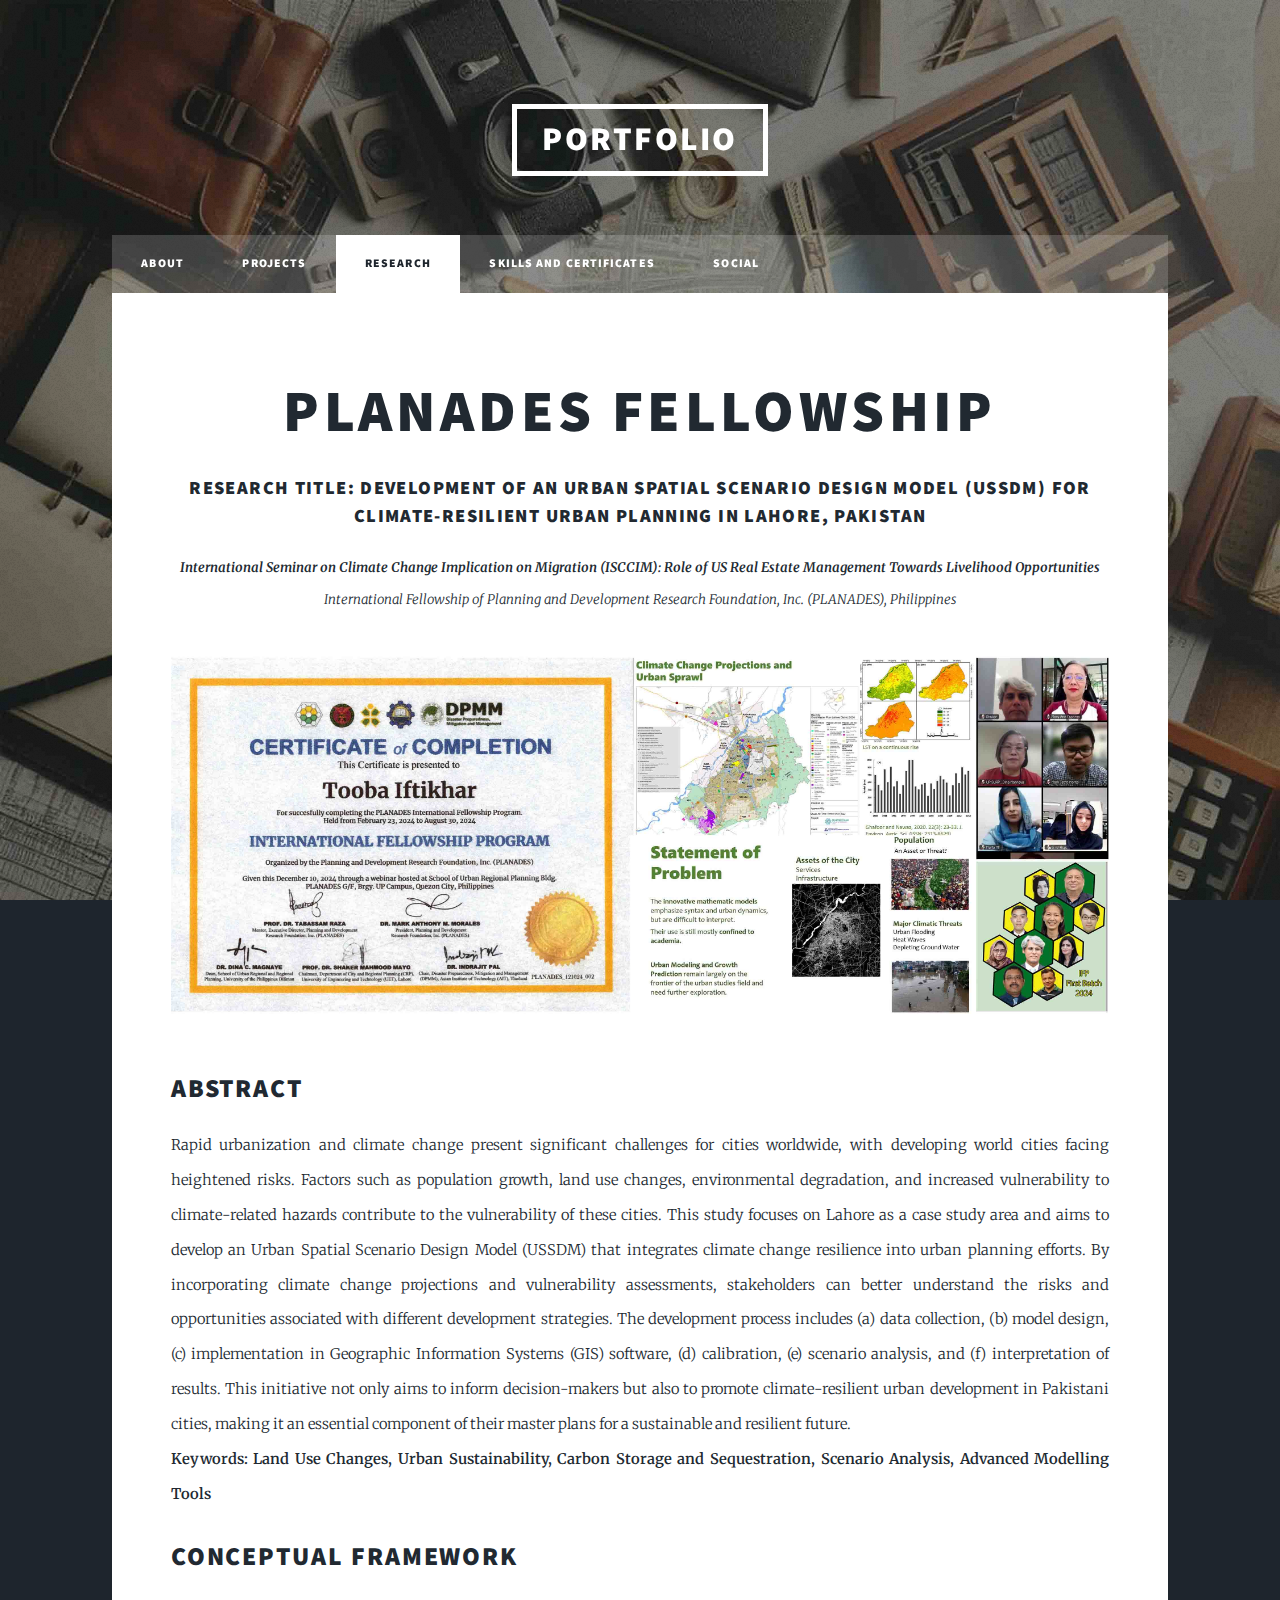
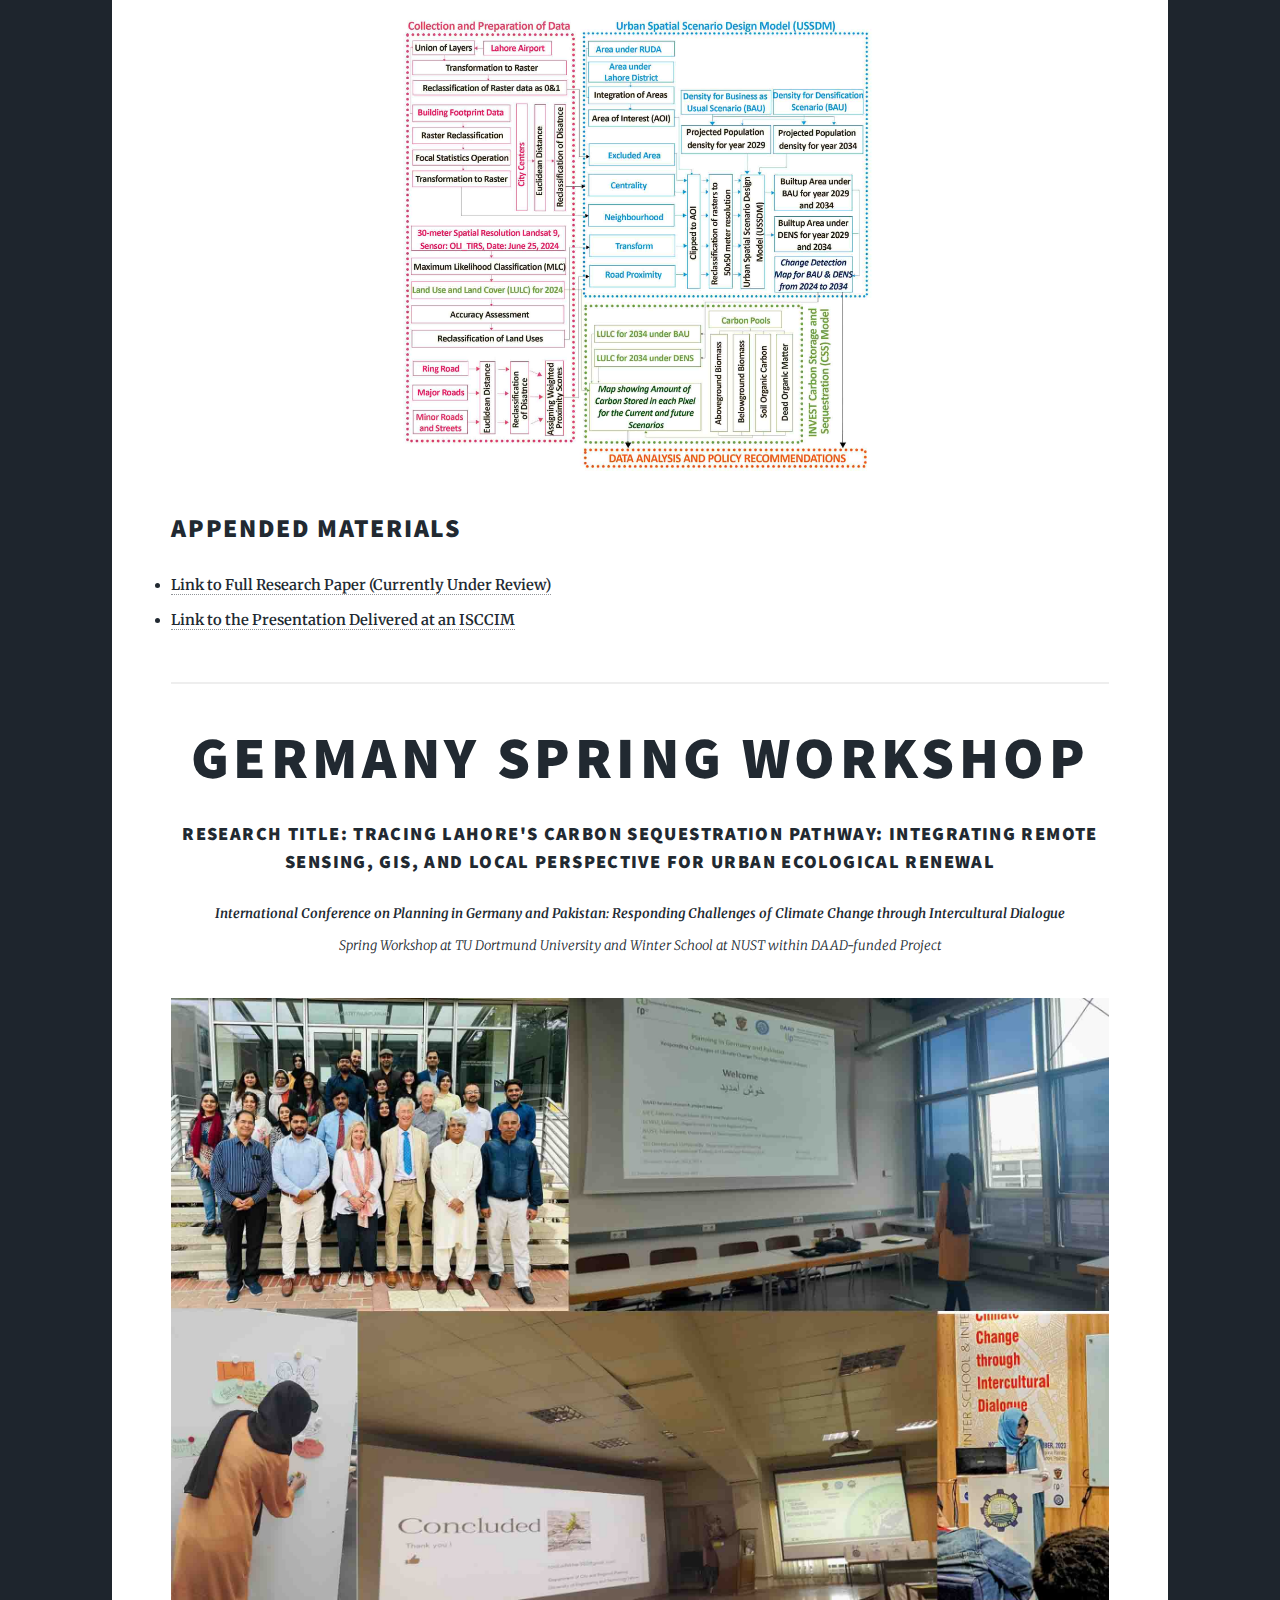
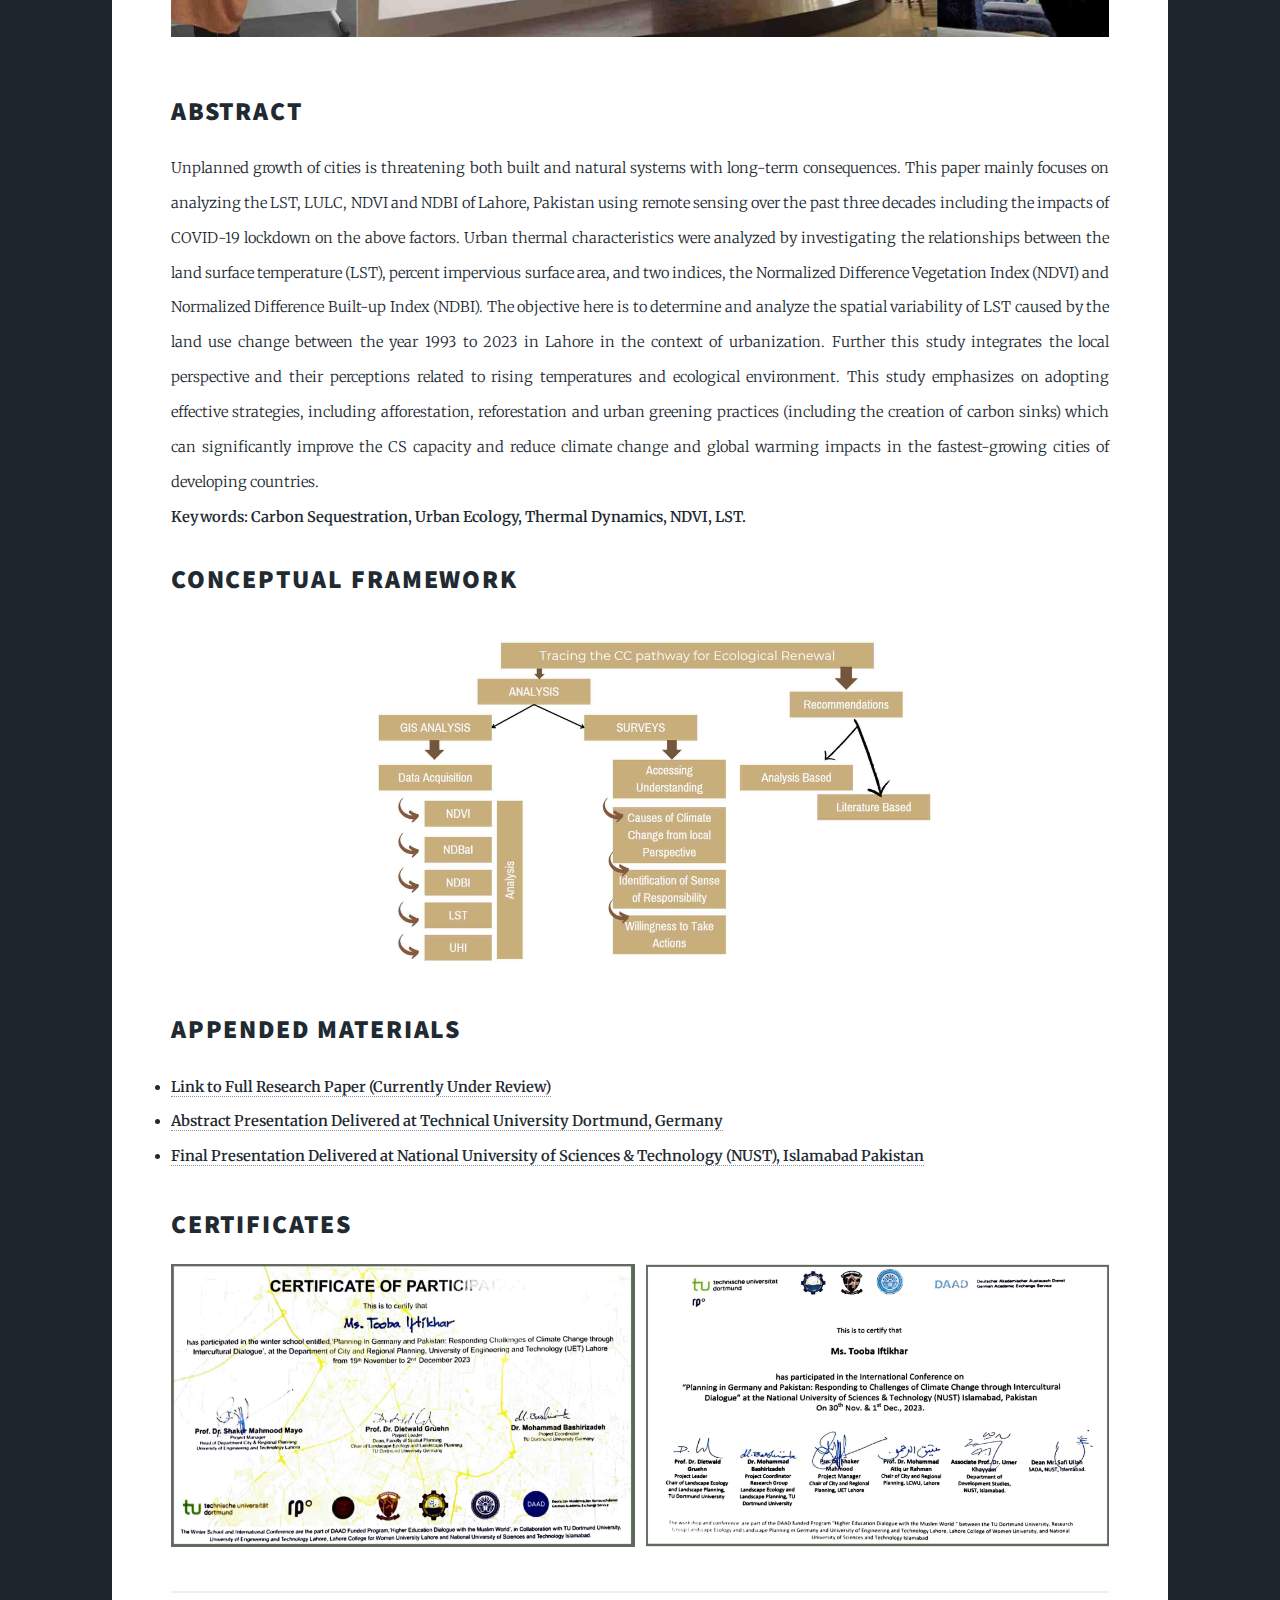
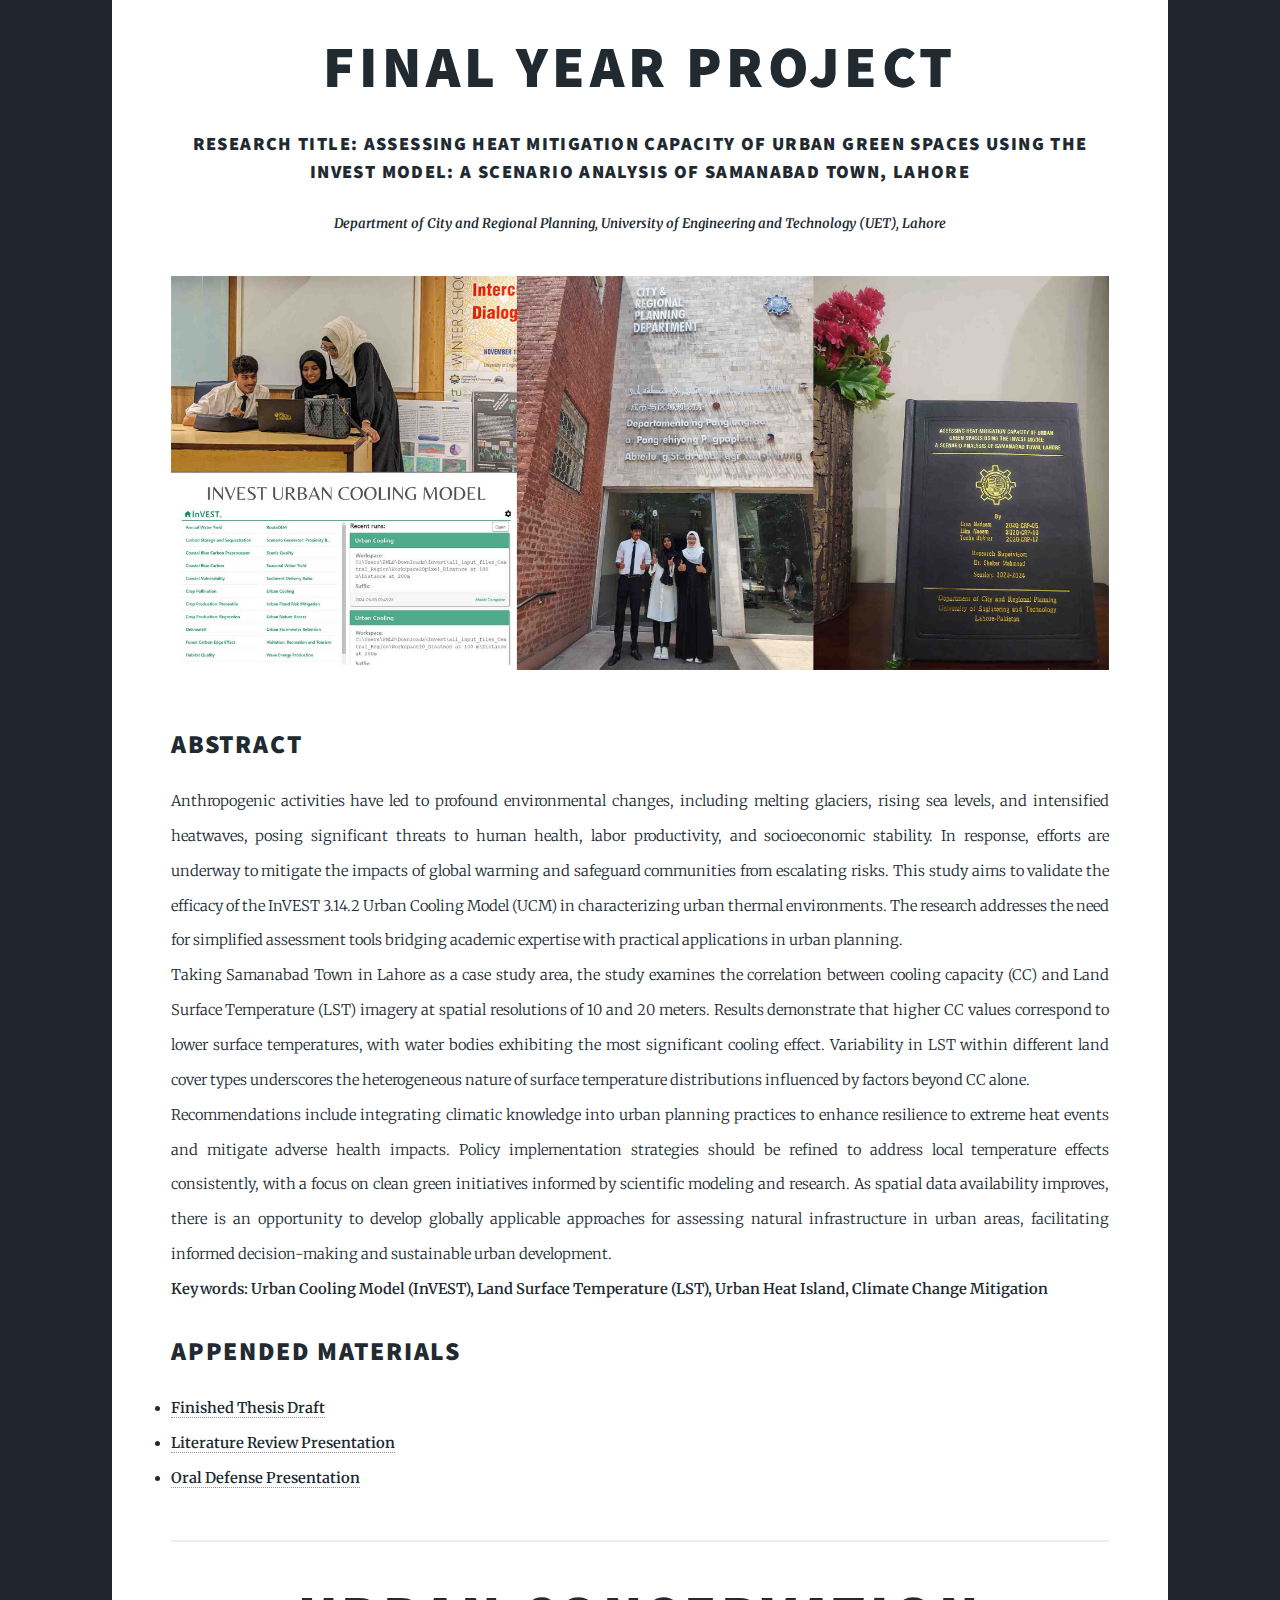
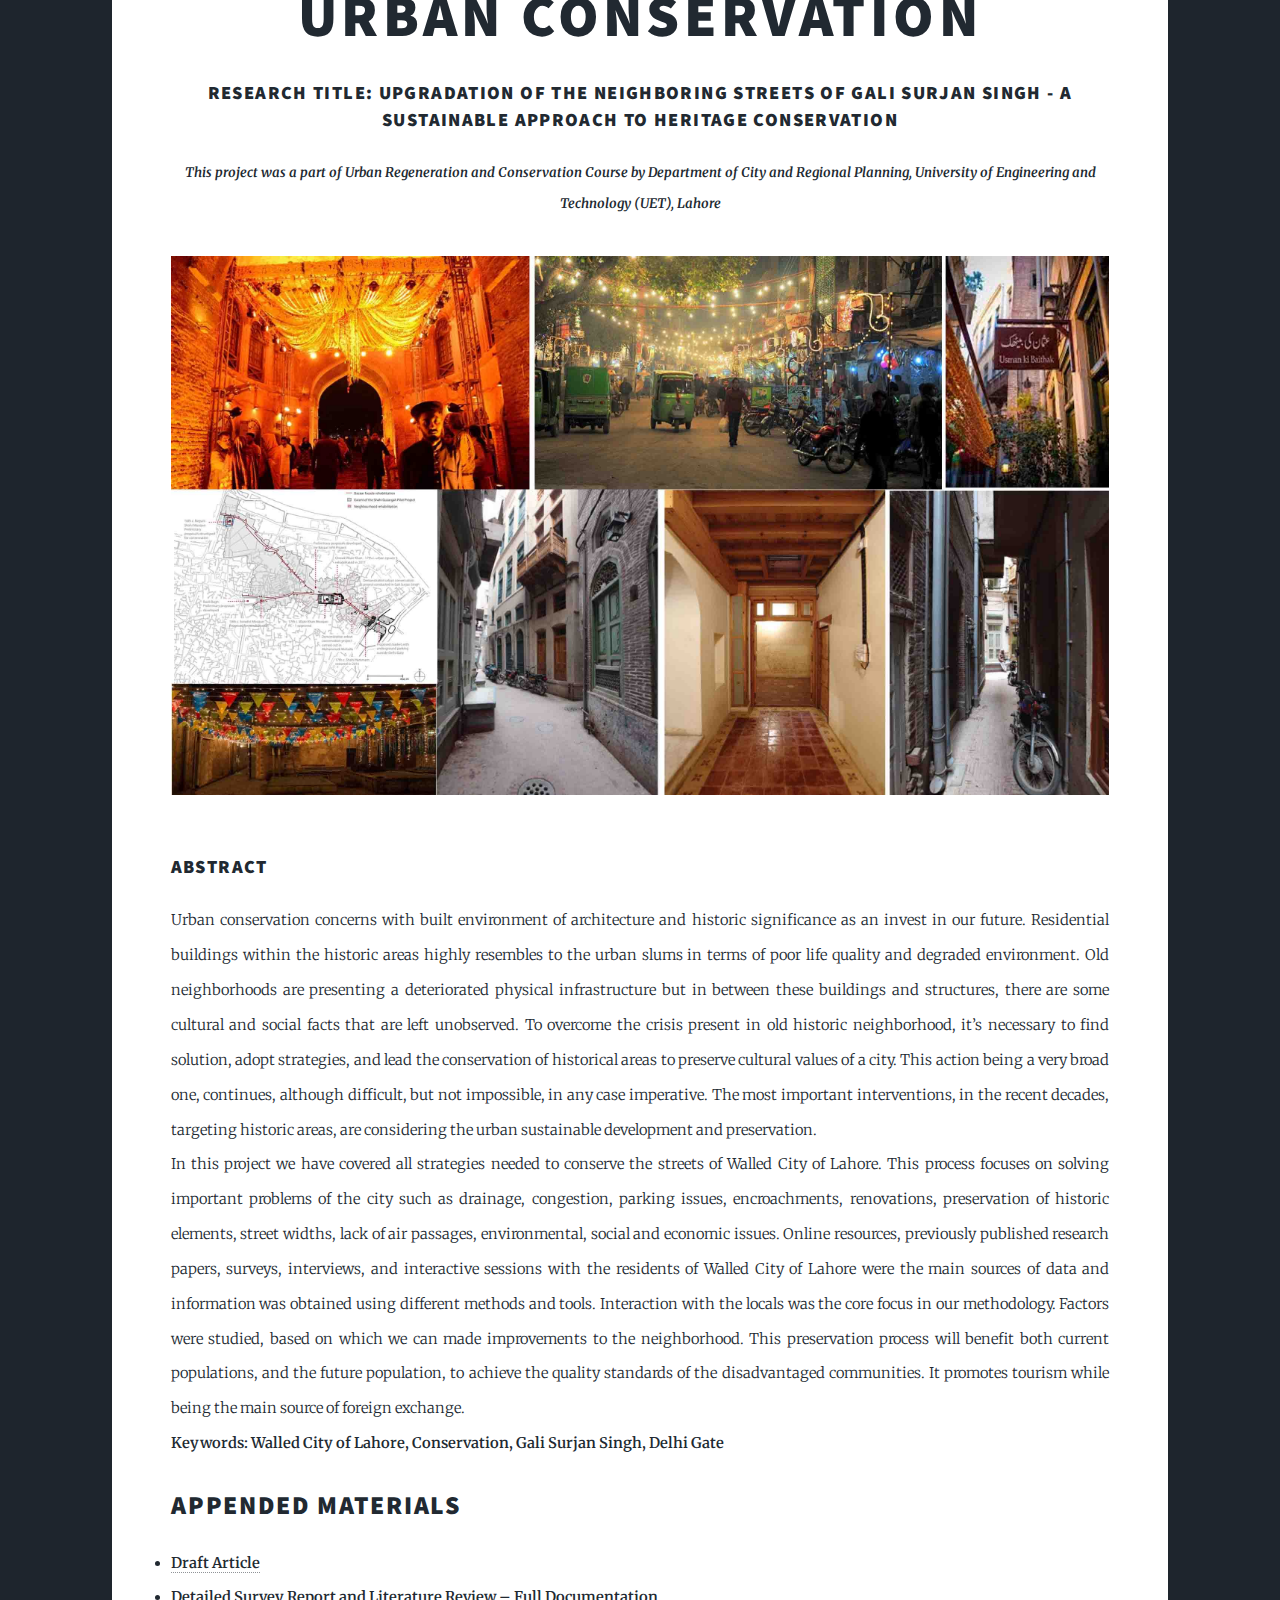
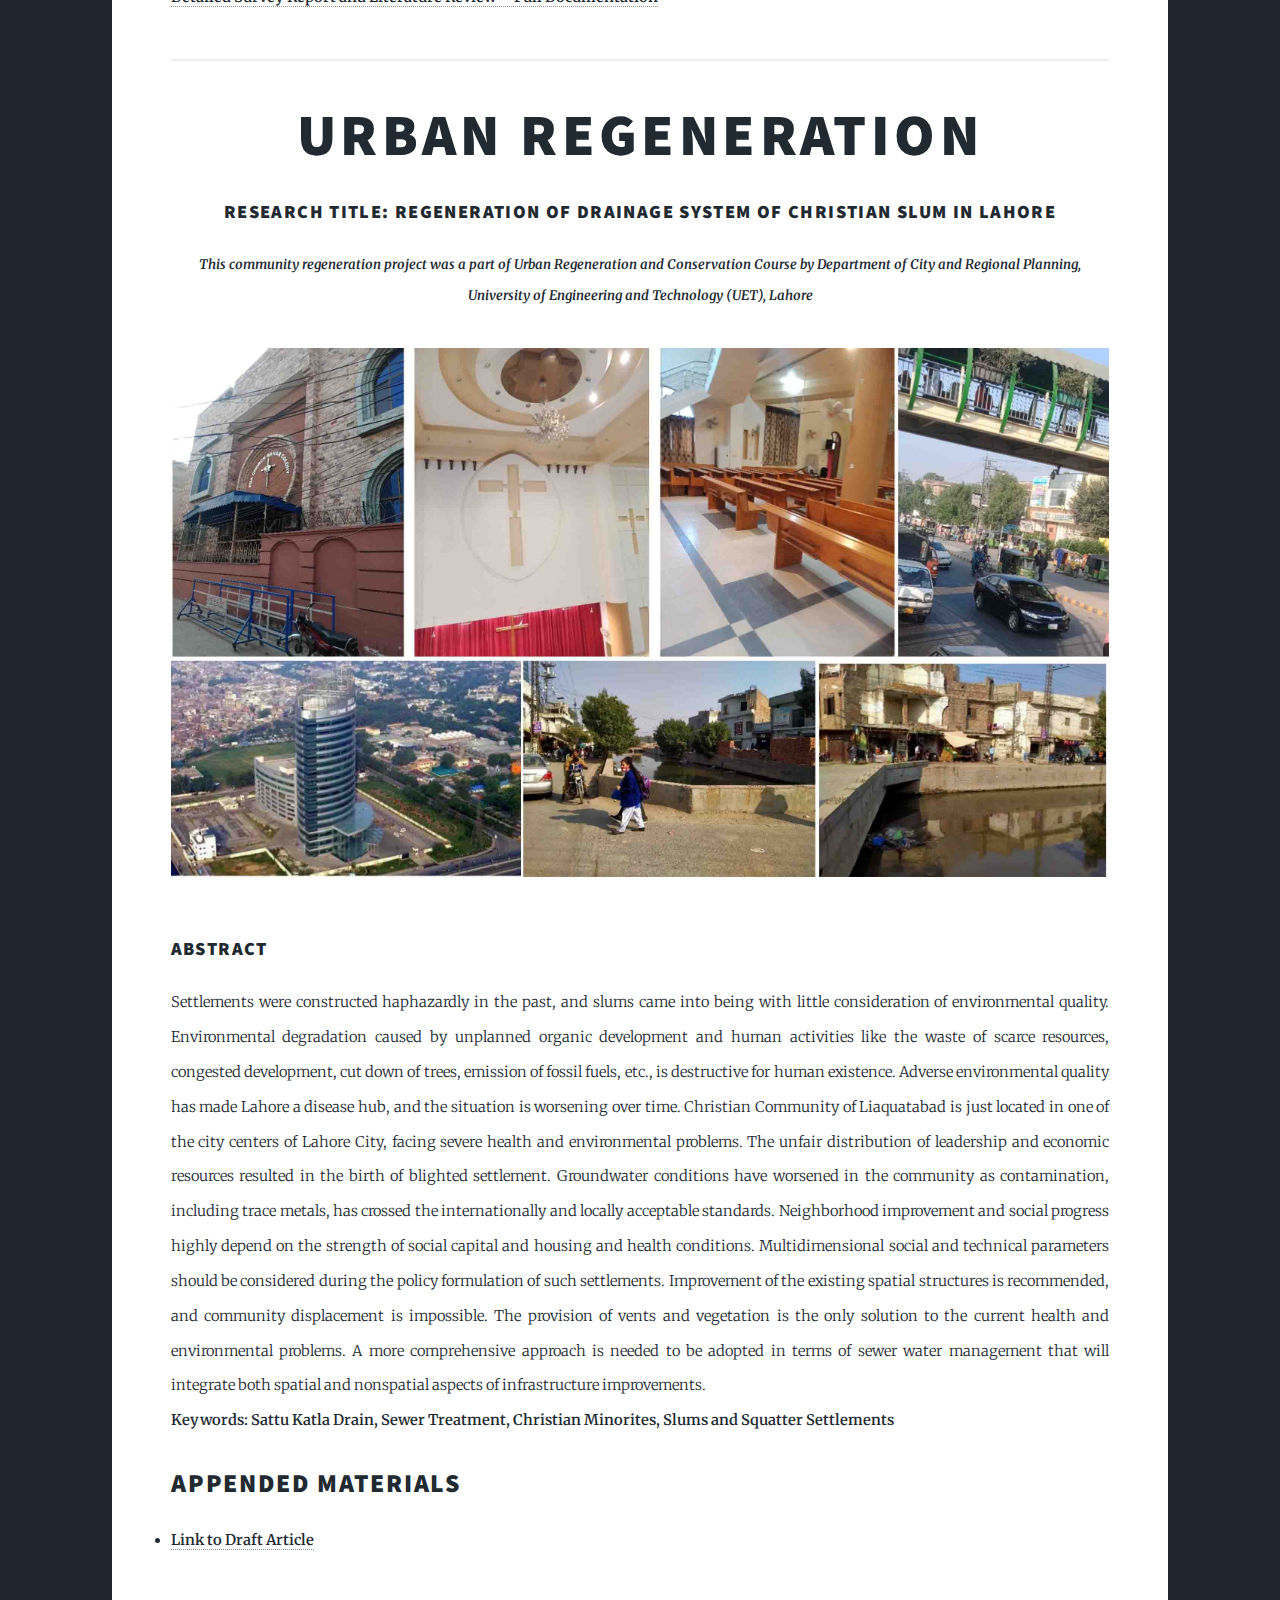
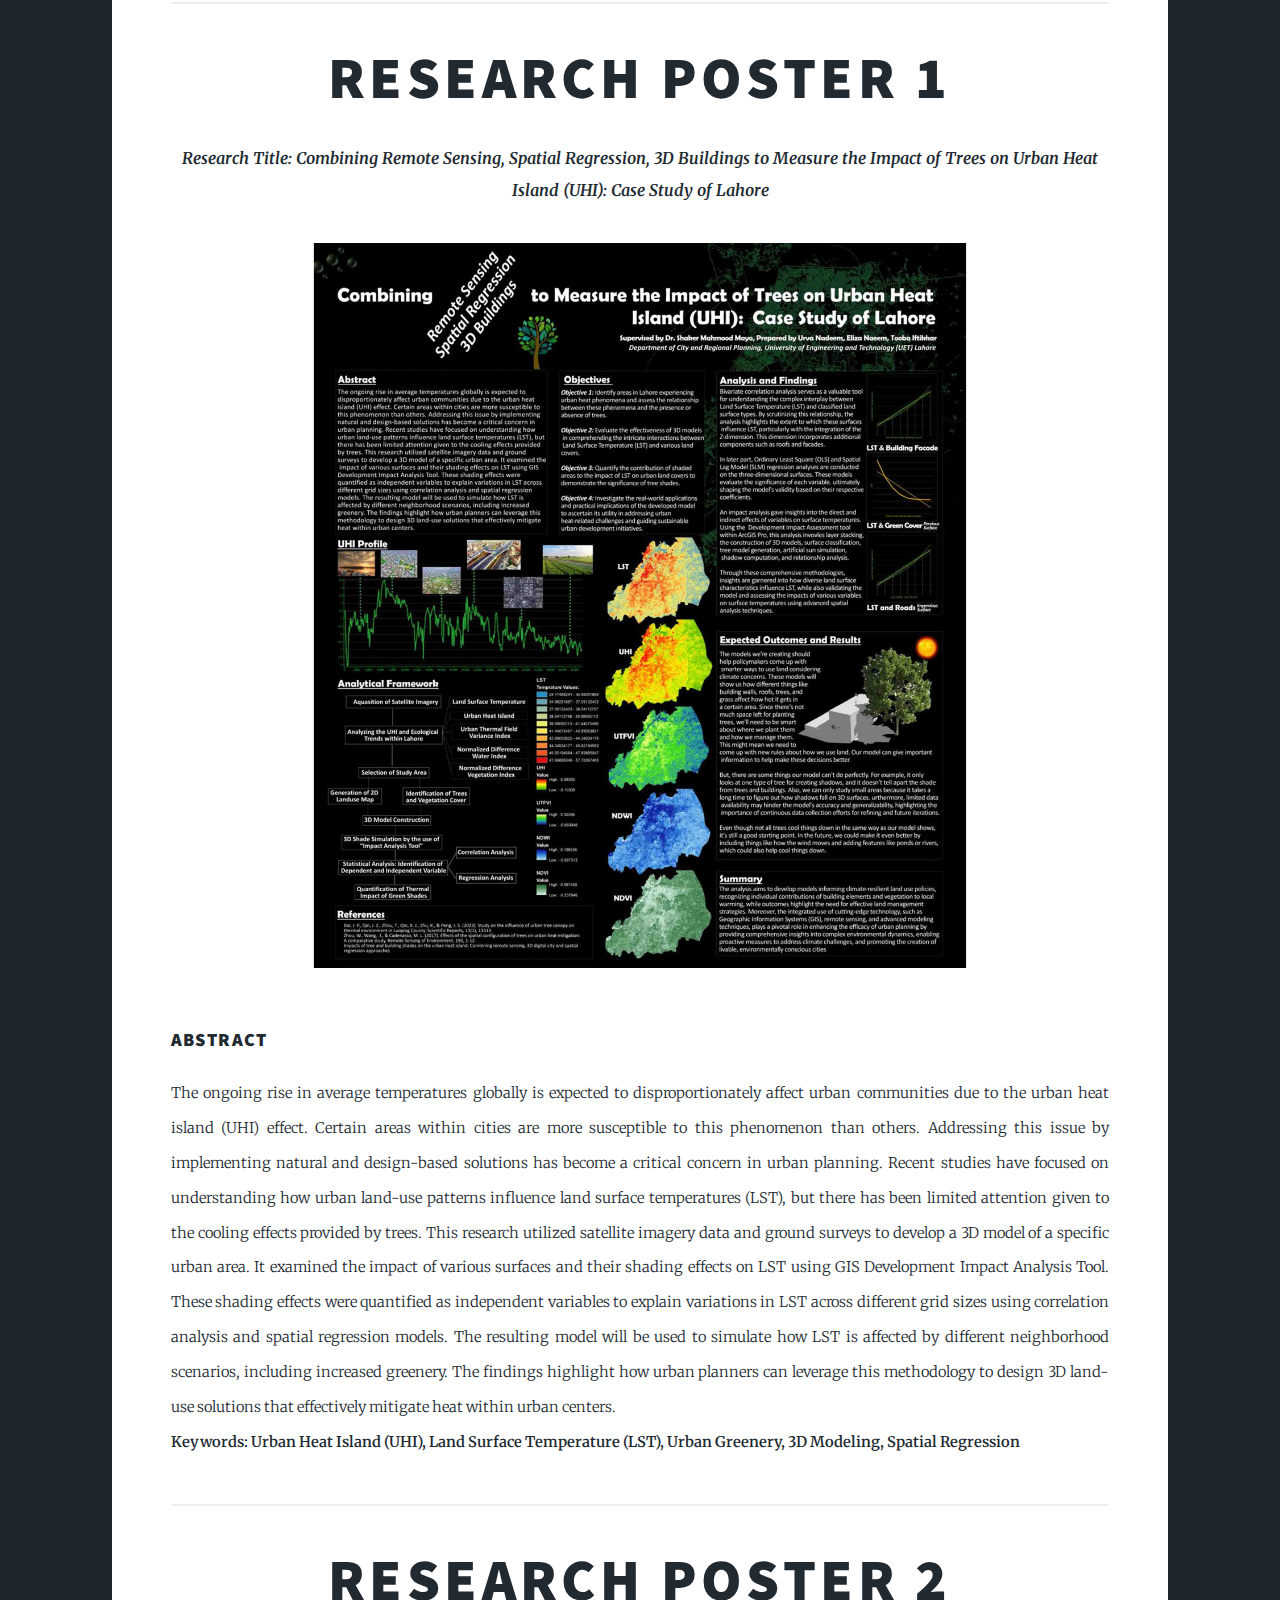
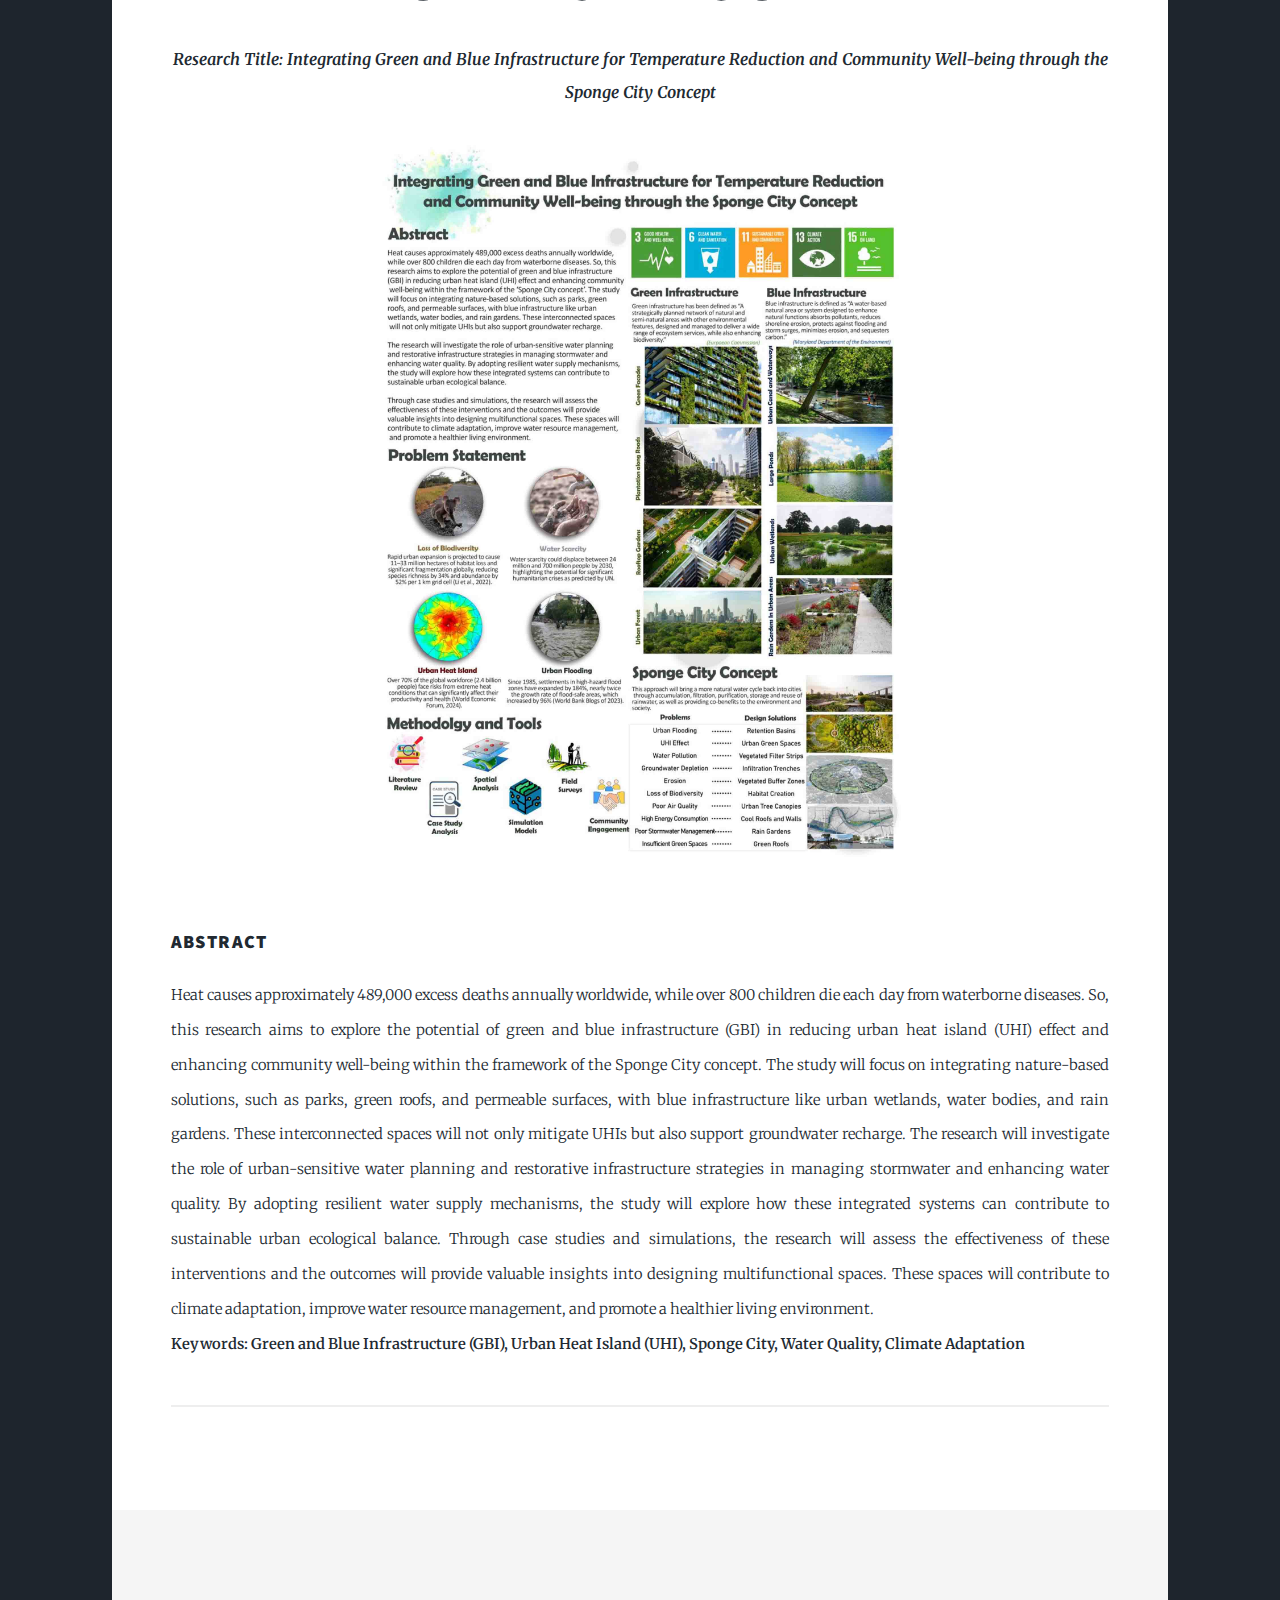
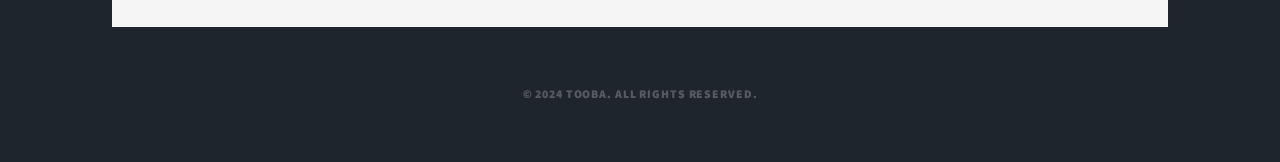
<file: research.html>
<!DOCTYPE HTML>

<html>
	<head>
		<title>Tooba Iftikhar</title>
		<meta charset="utf-8" />
		<meta name="viewport" content="width=device-width, initial-scale=1, user-scalable=no" />
		
		<!-- Favicon Link -->
		<link rel="icon" href="images/WEBLogo.png" type="image/x-icon">

		<link rel="stylesheet" href="assets/css/main.css" />
		<noscript><link rel="stylesheet" href="assets/css/noscript.css" /></noscript>
	</head>
	<body class="is-preload">

		<!-- Wrapper -->
			<div id="wrapper">

				<!-- Header -->
					<header id="header">
						<a href="index.html" class="logo">Portfolio</a>
					</header>

				<!-- Nav -->
					<nav id="nav">
						<ul class="links">
							<li><a href="index.html">About</a></li>
							<li><a href="projects.html">Projects</a></li>
							<li class="active"><a href="research.html">Research</a></li>
							<li><a href="certificates.html">Skills and Certificates</a></li>
							<li><a href="social.html">Social</a></li>
						</ul>
					</nav>

				<!-- Main -->
					<div id="main">
						<section class="post">
							<header class="major">
								<h1>PLANADES Fellowship</h1>
									<h3>Research Title: Development of an Urban Spatial Scenario Design Model (USSDM) for Climate-Resilient Urban Planning in Lahore, Pakistan</h3>
									<p><strong>International Seminar on Climate Change Implication on Migration (ISCCIM): Role of US Real Estate Management Towards Livelihood Opportunities</strong></br>
									International Fellowship of Planning and Development Research Foundation, Inc. (PLANADES), Philippines</p>
									<span class="image fit"><img src="images/11.jpg" alt="" /></span>
							</header>
							<h2>Abstract</h2>
								<p>Rapid urbanization and climate change present significant challenges for cities worldwide, with developing world cities facing heightened risks. Factors such as population growth, land use changes, environmental degradation, and increased vulnerability to climate-related hazards contribute to the vulnerability of these cities. This study focuses on Lahore as a case study area and aims to develop an Urban Spatial Scenario Design Model (USSDM) that integrates climate change resilience into urban planning efforts. By incorporating climate change projections and vulnerability assessments, stakeholders can better understand the risks and opportunities associated with different development strategies. The development process includes (a) data collection, (b) model design, (c) implementation in Geographic Information Systems (GIS) software, (d) calibration, (e) scenario analysis, and (f) interpretation of results. This initiative not only aims to inform decision-makers but also to promote climate-resilient urban development in Pakistani cities, making it an essential component of their master plans for a sustainable and resilient future.</br>
								<strong>Keywords: Land Use Changes, Urban Sustainability, Carbon Storage and Sequestration, Scenario Analysis, Advanced Modelling Tools</strong>
								</p>
							<h2>Conceptual Framework</h2>
							<span class="image fit"><img src="images/12.jpg" alt="Conceptual Framework for Urban Spatial Scenario Design Model (USSDM)" /></span>
							<h2>Appended Materials</h2>	
								<li><a href="Docs/Tooba Iftikhar-Paper ISCCIM.pdf" target="_blank"><strong>Link to Full Research Paper (Currently Under Review)</strong></a></li>
								<li><a href="https://drive.google.com/file/d/1jsJsntGwjBm9ec5q0whqnqHtrUROlQws/view?usp=sharing" target="_blank"><strong>Link to the Presentation Delivered at an ISCCIM</strong></a></li>
							<hr/>
							<header class="major">
								<h1>Germany Spring Workshop</h1>
								<h3>Research Title: Tracing Lahore's Carbon Sequestration Pathway: Integrating Remote Sensing, GIS, and Local Perspective for Urban Ecological Renewal</h3>
								<p><strong>International Conference on Planning in Germany and Pakistan: Responding Challenges of Climate Change through Intercultural Dialogue</strong></br>
									Spring Workshop at TU Dortmund University and Winter School at NUST within DAAD-funded Project</p>
								<span class="image fit"><img src="images/13.jpg" alt="" /></span>
							</header>
							<h2>Abstract</h2>
								<p>Unplanned growth of cities is threatening both built and natural systems with long-term consequences. This paper mainly focuses on analyzing the LST, LULC, NDVI and NDBI of Lahore, Pakistan using remote sensing over the past three decades including the impacts of COVID-19 lockdown on the above factors. Urban thermal characteristics were analyzed by investigating the relationships between the land surface temperature (LST), percent impervious surface area, and two indices, the Normalized Difference Vegetation Index (NDVI) and Normalized Difference Built-up Index (NDBI). The objective here is to determine and analyze the spatial variability of LST caused by the land use change between the year 1993 to 2023 in Lahore in the context of urbanization. Further this study integrates the local perspective and their perceptions related to rising temperatures and ecological environment. This study emphasizes on adopting effective strategies, including afforestation, reforestation and urban greening practices (including the creation of carbon sinks) which can significantly improve the CS capacity and reduce climate change and global warming impacts in the fastest-growing cities of developing countries.</br>
								<strong>Keywords: Carbon Sequestration, Urban Ecology, Thermal Dynamics, NDVI, LST.</strong>										
								</p>
							<h2>Conceptual Framework</h2>
							<span class="image fit"><img src="images/14.jpg" alt="Conceptual Framework for Tracing Lahore's Carbon Sequestration Pathway" /></span>
							<h2>Appended Materials</h2>	
								<li><a href="Docs/Manuscript_Lahors Carbon Sequestration_Tooba Iftikhar.pdf" target="_blank"><strong>Link to Full Research Paper (Currently Under Review)</strong></a></li>	
								<li><a href="https://drive.google.com/file/d/1k3kBUSzwwVLrFJbvnPnhloxt7MauVNOM/view?usp=sharing" target="_blank"><strong>Abstract Presentation Delivered at Technical University Dortmund, Germany</strong></a></li>	
								<li><a href="https://drive.google.com/file/d/1Nsb71jUXtz0yhqT6BrAfnKSRNz442HZO/view?usp=sharing" target="_blank"><strong>Final Presentation Delivered at National University of Sciences & Technology (NUST), Islamabad Pakistan</strong></a></li>	
							</br>
							<h2>Certificates</h2>	
								<div class="box alt">
									<div class="row gtr-50 gtr-uniform">
										<div class="col-6">
											<span class="image fit"><img src="images/17.jpg" alt="Certificate Awarded by the University of Engineering and Technology (UET), Lahore, Pakistan" /></span>
										</div>
										<div class="col-6">
											<span class="image fit"><img src="images/18.jpg" alt="ertificate Awarded by the National University of Sciences & Technology (NUST), Islamabad Pakistan" /></span>
										</div>							
									</div>
								</div>								
							<hr/>
							<header class="major">
								<h1>Final Year Project</h1>
								<h3>Research Title: Assessing Heat Mitigation Capacity Of Urban Green Spaces Using The Invest Model: A Scenario Analysis Of Samanabad Town, Lahore</h3>
								<p><strong>Department of City and Regional Planning, University of Engineering and Technology (UET), Lahore</strong></br>
								</p>
								<span class="image fit"><img src="images/19.jpg" alt="" /></span>
							</header>
							<h2>Abstract</h2>
							<p>Anthropogenic activities have led to profound environmental changes, including melting glaciers, rising sea levels, and intensified heatwaves, posing significant threats to human health, labor productivity, and socioeconomic stability. In response, efforts are underway to mitigate the impacts of global warming and safeguard communities from escalating risks. This study aims to validate the efficacy of the InVEST 3.14.2 Urban Cooling Model (UCM) in characterizing urban thermal environments. The research addresses the need for simplified assessment tools bridging academic expertise with practical applications in urban planning.</br>
								Taking Samanabad Town in Lahore as a case study area, the study examines the correlation between cooling capacity (CC) and Land Surface Temperature (LST) imagery at spatial resolutions of 10 and 20 meters. Results demonstrate that higher CC values correspond to lower surface temperatures, with water bodies exhibiting the most significant cooling effect. Variability in LST within different land cover types underscores the heterogeneous nature of surface temperature distributions influenced by factors beyond CC alone.</br>
								Recommendations include integrating climatic knowledge into urban planning practices to enhance resilience to extreme heat events and mitigate adverse health impacts. Policy implementation strategies should be refined to address local temperature effects consistently, with a focus on clean green initiatives informed by scientific modeling and research. As spatial data availability improves, there is an opportunity to develop globally applicable approaches for assessing natural infrastructure in urban areas, facilitating informed decision-making and sustainable urban development.</br>
							<strong>Keywords: Urban Cooling Model (InVEST), Land Surface Temperature (LST), Urban Heat Island, Climate Change Mitigation</strong>										
							</p>
							<h2>Appended Materials</h2>	
							<li><a href="Docs/Final Thesis Draft.pdf" target="_blank"><strong>Finished Thesis Draft</strong></a></li>	
							<li><a href="https://drive.google.com/file/d/1cxylUfq9cnM20C8REqzTapqnU5mwJvqD/view?usp=sharing" target="_blank"><strong>Literature Review Presentation</strong></a></li>	
							<li><a href="https://drive.google.com/file/d/11MHTjHhjqrpCxaxSnxuJUySPhhNFqXss/view?usp=sharing" target="_blank"><strong>Oral Defense Presentation</strong></a></li>	
							<hr/>
							<header class="major">
								<h1>Urban Conservation</h1>
								<h3>Research Title: Upgradation of The Neighboring Streets of Gali Surjan Singh - A Sustainable Approach to Heritage Conservation</h3>
								<p><strong>This project was a part of Urban Regeneration and Conservation Course by Department of City and Regional Planning, University of Engineering and Technology (UET), Lahore</strong></br>
								</p>
								<span class="image fit"><img src="images/post3.jpg" alt="" /></span>
							</header>
							<h3>Abstract</h3>		
								<p>Urban conservation concerns with built environment of architecture and historic significance as an invest in our future. Residential buildings within the historic areas highly resembles to the urban slums in terms of poor life quality and degraded environment. Old neighborhoods are presenting a deteriorated physical infrastructure but in between these buildings and structures, there are some cultural and social facts that are left unobserved. To overcome the crisis present in old historic neighborhood, it’s necessary to find solution, adopt strategies, and lead the conservation of historical areas to preserve cultural values of a city. This action being a very broad one, continues, although difficult, but not impossible, in any case imperative. The most important interventions, in the recent decades, targeting historic areas, are considering the urban sustainable development and preservation. 
								</br>In this project we have covered all strategies needed to conserve the streets of Walled City of Lahore. This process focuses on solving important problems of the city such as drainage, congestion, parking issues, encroachments, renovations, preservation of historic elements, street widths, lack of air passages, environmental, social and economic issues. Online resources, previously published research papers, surveys, interviews, and interactive sessions with the residents of Walled City of Lahore were the main sources of data and information was obtained using different methods and tools. Interaction with the locals was the core focus in our methodology. Factors were studied, based on which we can made improvements to the neighborhood. This preservation process will benefit both current populations, and the future population, to achieve the quality standards of the disadvantaged communities. It promotes tourism while being the main source of foreign exchange.
									</br>
								<strong>Keywords: Walled City of Lahore, Conservation, Gali Surjan Singh, Delhi Gate</strong>
								</p>
								<h2>Appended Materials</h2>	
								<li><a href="https://drive.google.com/file/d/1sDFwubUDyep1JpMqyWfpMNhH08aWNKOc/view?usp=drive_link" target="_blank"><strong>Draft Article</strong></a></li>	
								<li><a href="https://drive.google.com/file/d/1cHwzs3xb_3rNDcwvl8LydT-0SlRG6f_c/view?usp=drive_link" target="_blank"><strong>Detailed Survey Report and Literature Review – Full Documentation</strong></a></li>	
							<hr/>
							<header class="major">
								<h1>Urban Regeneration</h1>
								<h3>Research Title: Regeneration of Drainage System of Christian Slum in Lahore</h3>
								<p><strong>This community regeneration project was a part of Urban Regeneration and Conservation Course by Department of City and Regional Planning, University of Engineering and Technology (UET), Lahore</strong></br>
								</p>
								<span class="image fit"><img src="images/post4.jpg" alt="" /></span>
							</header>
							<h3>Abstract</h3>		
								<p>Settlements were constructed haphazardly in the past, and slums came into being with little consideration of environmental quality. Environmental degradation caused by unplanned organic development and human activities like the waste of scarce resources, congested development, cut down of trees, emission of fossil fuels, etc., is destructive for human existence.
									Adverse environmental quality has made Lahore a disease hub, and the situation is worsening over time. Christian Community of Liaquatabad is just located in one of the city centers of Lahore City, facing severe health and environmental problems. The unfair distribution of leadership and economic resources resulted in the birth of blighted settlement. Groundwater conditions have worsened in the community as contamination, including trace metals, has crossed the internationally and locally acceptable standards. Neighborhood improvement and social progress highly depend on the strength of social capital and housing and health conditions. Multidimensional social and technical parameters should be considered during the policy formulation of such settlements. Improvement of the existing spatial structures is recommended, and community displacement is impossible. The provision of vents and vegetation is the only solution to the current health and environmental problems. A more comprehensive approach is needed to be adopted in terms of sewer water management that will integrate both spatial and nonspatial aspects of infrastructure improvements.
									</br>
								<strong>Keywords: Sattu Katla Drain, Sewer Treatment, Christian Minorites, Slums and Squatter Settlements</strong>
								</p>
								<h2>Appended Materials</h2>	
								<li><a href="https://drive.google.com/file/d/1WoHW9fZQ5Yd1XIXOM2trSOb6WbSzwgdN/view?usp=drive_link" target="_blank"><strong>Link to Draft Article</strong></a></li>	
							<hr/>
							<header class="major">
								<h1>Research Poster 1</h1>
								<p><strong>Research Title: Combining Remote Sensing, Spatial Regression, 3D Buildings to Measure the Impact of Trees on Urban Heat Island (UHI): Case Study of Lahore</strong></p>
								<span class="image fit"><img src="images/post01.jpg" alt="" /></span>
							</header>
							<h3>Abstract</h3>		
								<p>The ongoing rise in average temperatures globally is expected to disproportionately affect urban communities due to the urban heat island (UHI) effect. Certain areas within cities are more susceptible to this phenomenon than others. Addressing this issue by implementing natural and design-based solutions has become a critical concern in urban planning. Recent studies have focused on understanding how urban land-use patterns influence land surface temperatures (LST), but there has been limited attention given to the cooling effects provided by trees. This research utilized satellite imagery data and ground surveys to develop a 3D model of a specific urban area. It examined the impact of various surfaces and their shading effects on LST using GIS Development Impact Analysis Tool. These shading effects were quantified as independent variables to explain variations in LST across different grid sizes using correlation analysis and spatial regression models. The resulting model will be used to simulate how LST is affected by different neighborhood scenarios, including increased  greenery. The findings highlight how urban planners can leverage this methodology to design 3D land-use solutions that effectively mitigate heat within urban centers.</br>
								<strong>Keywords: Urban Heat Island (UHI), Land Surface Temperature (LST), Urban Greenery, 3D Modeling, Spatial Regression</strong>
								</p>
							<hr/>
							<header class="major">						
								<h1>Research Poster 2</h1>
								<p><strong>Research Title: Integrating Green and Blue Infrastructure for Temperature Reduction and Community Well-being through the Sponge City Concept</strong></p>
								<span class="image fit"><img src="images/post02.jpg" alt="" /></span>
							</header>
							<h3>Abstract</h3>		
								<p>Heat causes approximately 489,000 excess deaths annually worldwide, while over 800 children die each day from waterborne diseases. So, this research aims to explore the potential of green and blue infrastructure (GBI) in reducing urban heat island (UHI) effect and enhancing community well-being within the framework of the Sponge City concept. The study will focus on integrating nature-based solutions, such as parks, green roofs, and permeable surfaces, with blue infrastructure like urban wetlands, water bodies, and rain gardens. These interconnected spaces will not only mitigate UHIs but also support groundwater recharge. The research will investigate the role of urban-sensitive water planning and restorative infrastructure strategies in managing stormwater and enhancing water quality. By adopting resilient water supply mechanisms, the study will explore how these integrated systems can contribute to sustainable urban ecological balance. Through case studies and simulations, the research will assess the effectiveness of these interventions and the outcomes will provide valuable insights into designing multifunctional spaces. These spaces will contribute to climate adaptation, improve water resource management, and promote a healthier living environment.</br>
									<strong>Keywords: Green and Blue Infrastructure (GBI),  Urban Heat Island (UHI), Sponge City, Water Quality, Climate Adaptation</strong></p>
									<hr/></p>

						</section>					
					</div>

			<!-- Footer -->
			<footer id="footer">
				<section>
					<p> </p>
				</section>
			</footer>

<!-- Copyright -->
<div id="copyright">
	<ul><li>&copy; 2024 Tooba. All rights reserved.</li></ul>
</div>

		<!-- Scripts -->
			<script src="assets/js/jquery.min.js"></script>
			<script src="assets/js/jquery.scrollex.min.js"></script>
			<script src="assets/js/jquery.scrolly.min.js"></script>
			<script src="assets/js/browser.min.js"></script>
			<script src="assets/js/breakpoints.min.js"></script>
			<script src="assets/js/util.js"></script>
			<script src="assets/js/main.js"></script>

	</body>
</html>
</file>
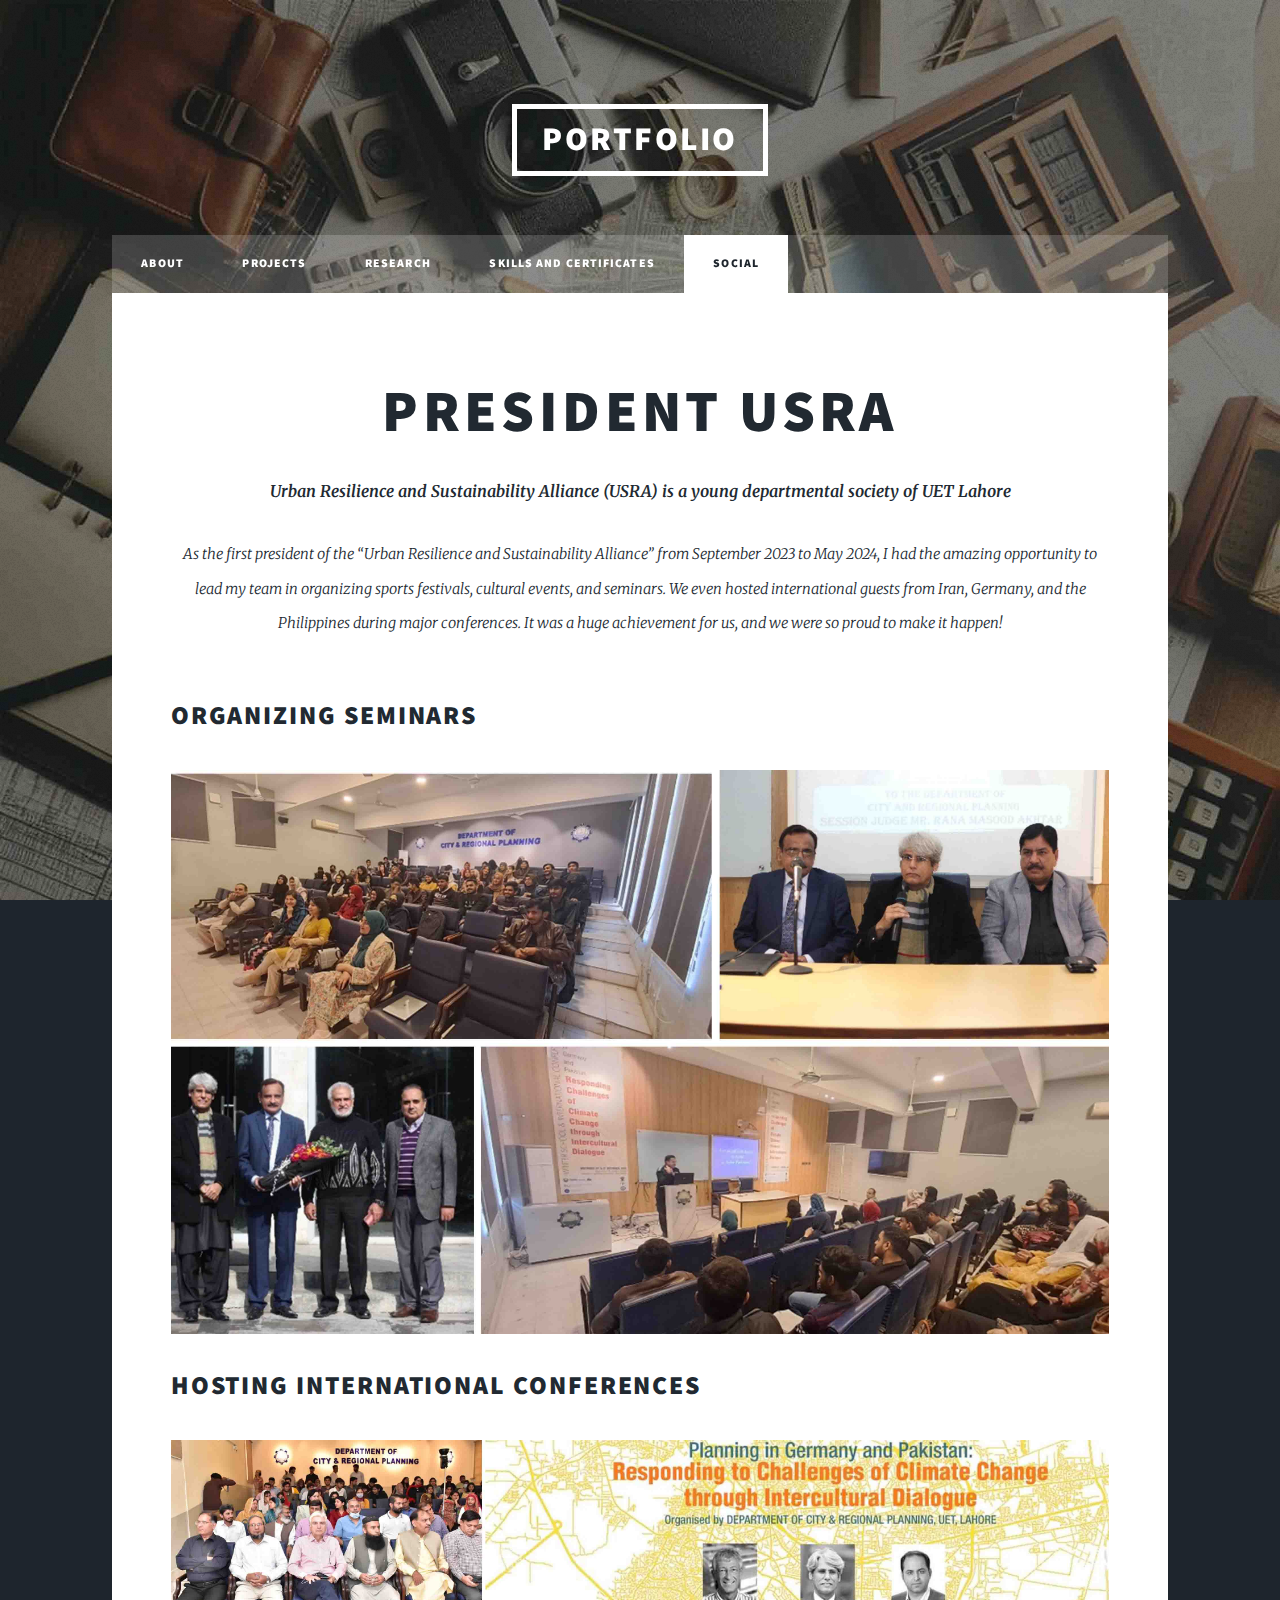
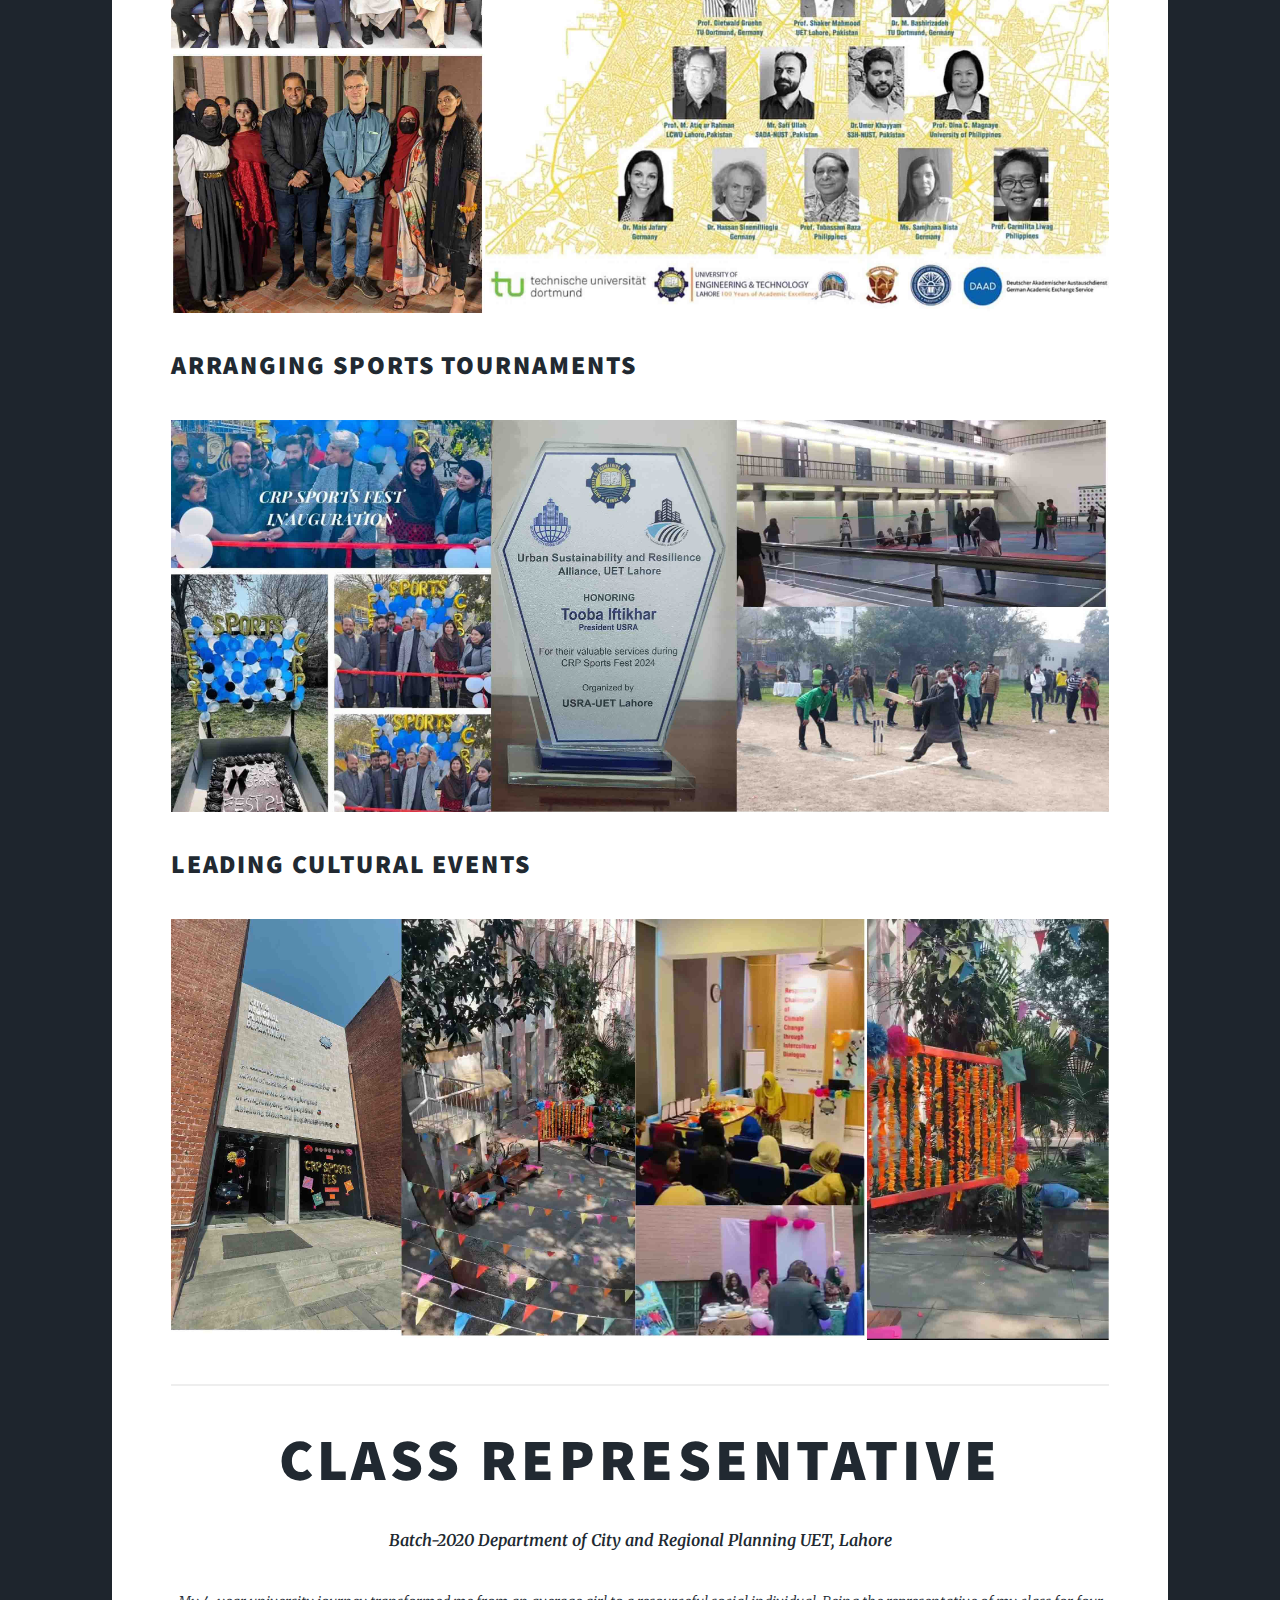
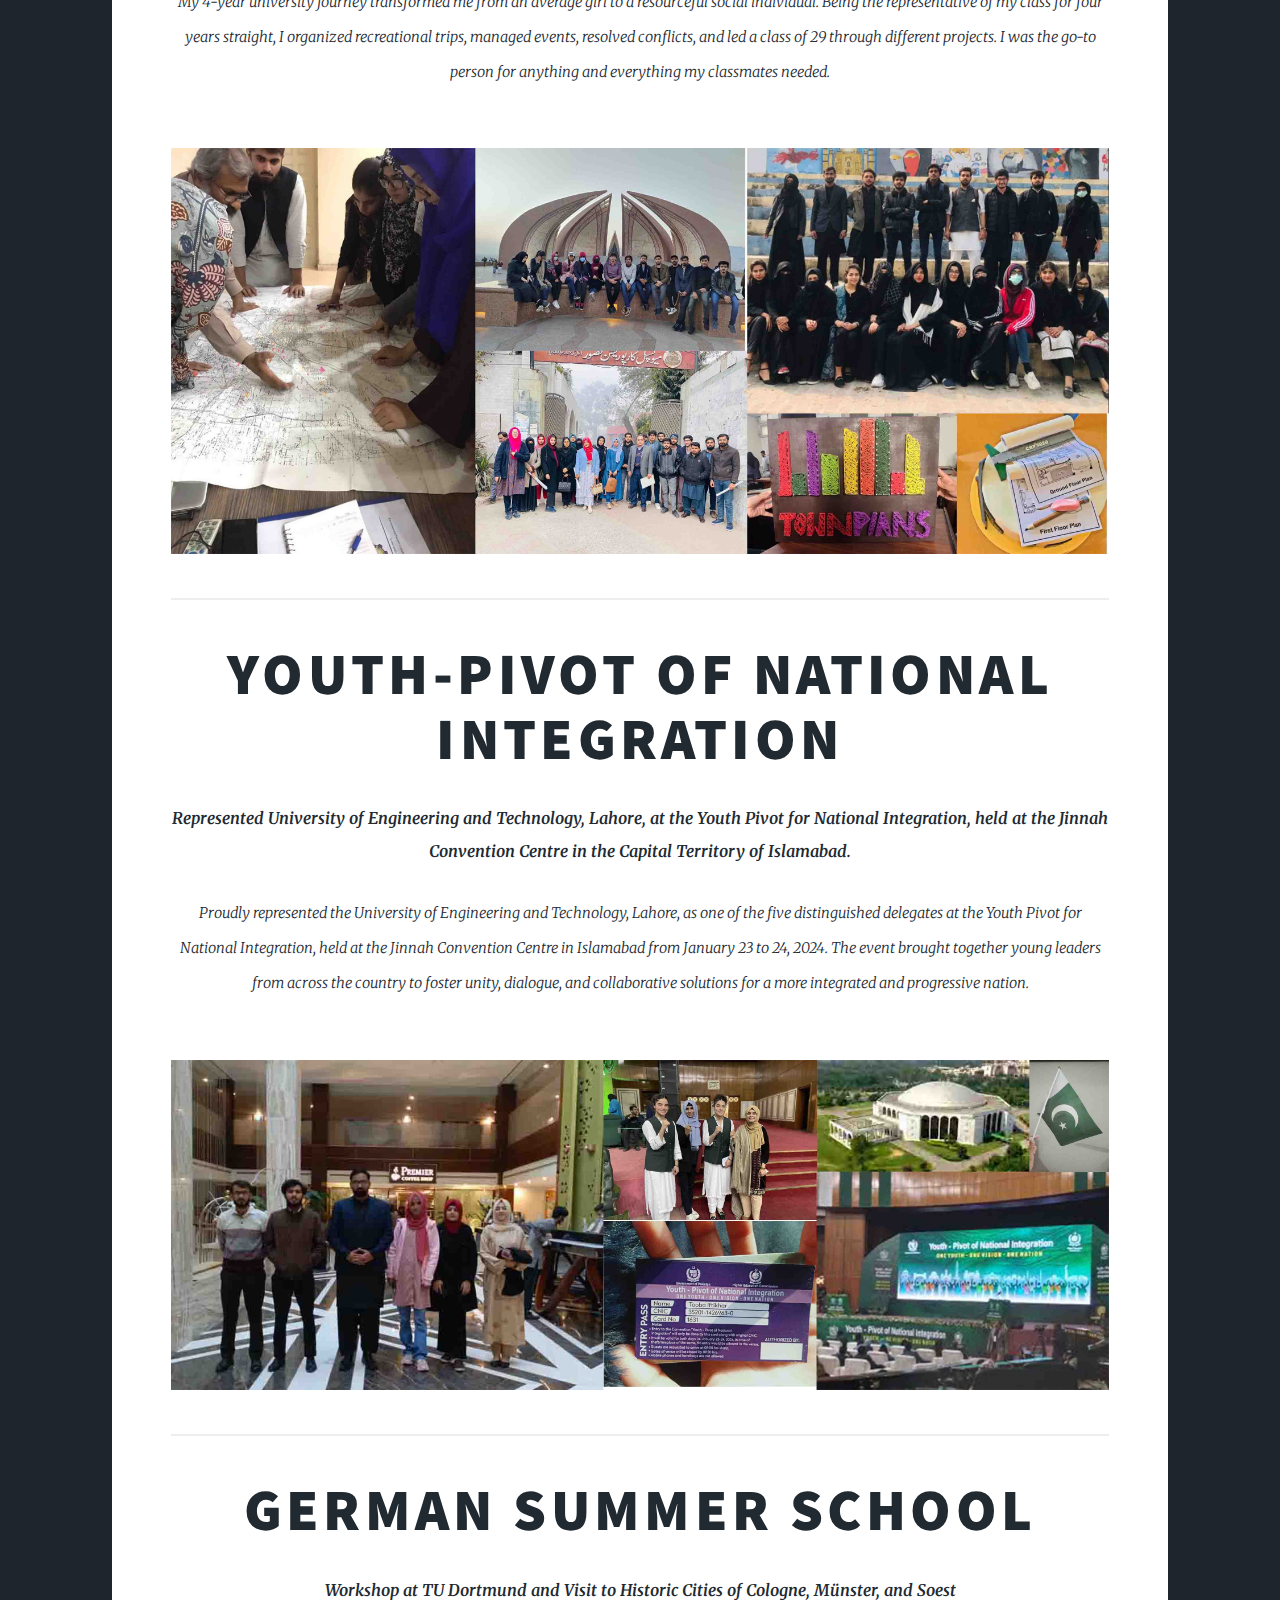
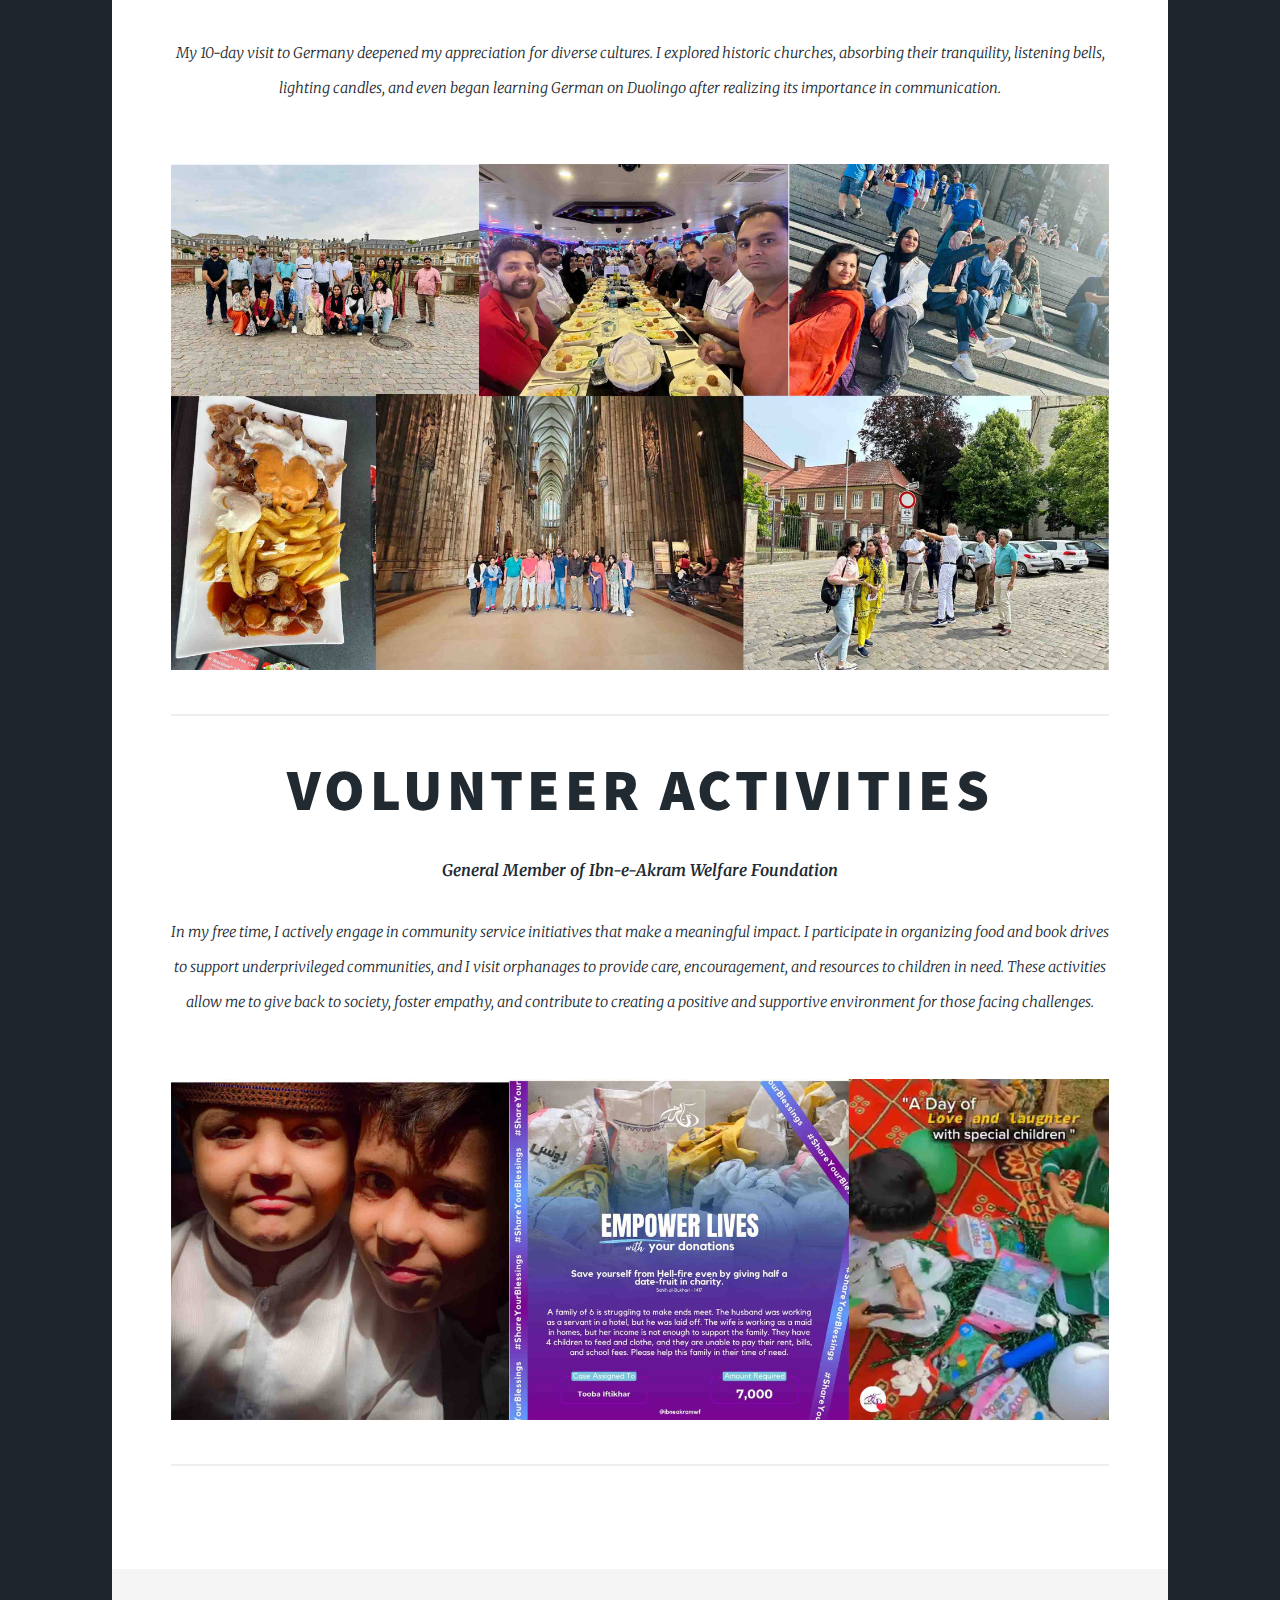
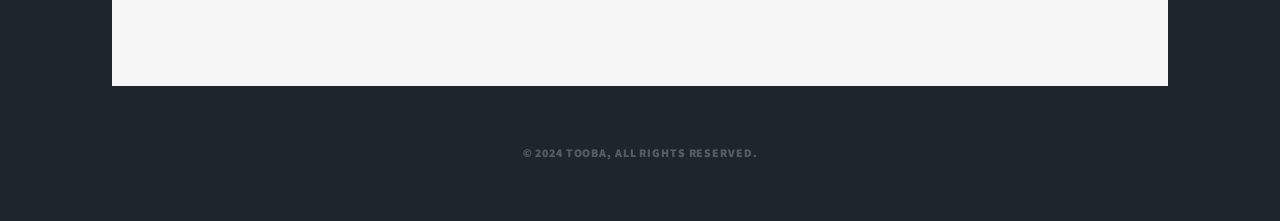
<file: social.html>
<!DOCTYPE HTML>
<html>
	<head>
		<title>Tooba Iftikhar</title>
		<meta charset="utf-8" />
		<meta name="viewport" content="width=device-width, initial-scale=1, user-scalable=no" />
		
		<!-- Favicon Link -->
		<link rel="icon" href="images/WEBLogo.png" type="image/x-icon">

		<link rel="stylesheet" href="assets/css/main.css" />
		<noscript><link rel="stylesheet" href="assets/css/noscript.css" /></noscript>
	</head>
	<body class="is-preload">

		<!-- Wrapper -->
			<div id="wrapper">

				<!-- Header -->
					<header id="header">
						<a href="index.html" class="logo">Portfolio</a>
					</header>

				<!-- Nav -->
					<nav id="nav">
						<ul class="links">
							<li><a href="index.html">About</a></li>
							<li><a href="projects.html">Projects</a></li>
							<li><a href="research.html">Research</a></li>
							<li><a href="certificates.html">Skills and Certificates</a></li>
							<li class="active"><a href="social.html">Social</a></li>
						</ul>
					</nav>

				<!-- Main -->
					<div id="main">

						<!-- Post -->
							<section class="post">
								<header class="major">
									<h1>President USRA</h1>
									<p><strong>Urban Resilience and Sustainability Alliance (USRA)  is a young departmental society of UET Lahore </strong></p>
									<p>As the first president of the “Urban Resilience and Sustainability Alliance” from September 2023 to May 2024, I had the amazing opportunity to lead my team in organizing sports festivals, cultural events, and seminars. We even hosted international guests from Iran, Germany, and the Philippines during major conferences. It was a huge achievement for us, and we were so proud to make it happen!
									</p>
								</header>
								<h2>Organizing Seminars</h2>
								<span class="image fit"><img src="images/social/11.jpg" alt="Seminars" /></span>
								<h2>Hosting International Conferences</h2>
								<span class="image fit"><img src="images/social/12.jpg" alt="International Conferences" /></span>
								<h2>Arranging Sports Tournaments</h2>
								<span class="image fit"><img src="images/social/13.jpg" alt="Sport Fests" /></span>
								<h2>Leading Cultural Events</h2>
								<span class="image fit"><img src="images/social/14.jpg" alt="Cultural Events" /></span>
								
								<hr/>

								<header class="major">
									<h1>Class Representative</h1>
									<p><strong>Batch-2020 Department of City and Regional Planning UET, Lahore </strong></p>
									<p>My 4-year university journey transformed me from an average girl to a resourceful social individual. Being the representative of my class for four years straight, I organized recreational trips, managed events, resolved conflicts, and led a class of 29 through different projects. I was the go-to person for anything and everything my classmates needed.
									</p>
								</header>
								<span class="image fit"><img src="images/social/20.jpg" alt="Class CRP-2020" /></span>

								<hr/>

								<header class="major">
									<h1>Youth-Pivot of National Integration</h1>
									<p><strong>Represented University of Engineering and Technology, Lahore, at the Youth Pivot for National Integration, held at the Jinnah Convention Centre in the Capital Territory of Islamabad.</strong></p>
									<p>Proudly represented the University of Engineering and Technology, Lahore, as one of the five distinguished delegates at the Youth Pivot for National Integration, held at the Jinnah Convention Centre in Islamabad from January 23 to 24, 2024. The event brought together young leaders from across the country to foster unity, dialogue, and collaborative solutions for a more integrated and progressive nation.
									</p>
								</header>
								<span class="image fit"><img src="images/social/21.jpg" alt="Youth-Pivot of National Integration" /></span>

								<hr/>

								<header class="major">
									<h1>German Summer School</h1>
									<p><strong>Workshop at TU Dortmund and Visit to Historic Cities of Cologne, Münster, and Soest</strong></p>
									<p>My 10-day visit to Germany deepened my appreciation for diverse cultures. I explored historic churches, absorbing their tranquility, listening bells, lighting candles, and even began learning German on Duolingo after realizing its importance in communication.
									</p>
								</header>
								<span class="image fit"><img src="images/social/16.jpg" alt="German Summer School" /></span>

								<hr/>

								<header class="major">
									<h1>Volunteer Activities</h1>
									<p><strong>General Member of Ibn-e-Akram Welfare Foundation</strong></p>
									<p>In my free time, I actively engage in community service initiatives that make a meaningful impact. I participate in organizing food and book drives to support underprivileged communities, and I visit orphanages to provide care, encouragement, and resources to children in need. These activities allow me to give back to society, foster empathy, and contribute to creating a positive and supportive environment for those facing challenges.
									</p>
								</header>
								<span class="image fit"><img src="images/social/17.jpg" alt="Volunteer Activities" /></span>
									<hr />
							</section>
					</div>

				<!-- Footer -->
				<footer id="footer">
					<section>
						<p> </p>
					</section>
				</footer>

				<!-- Copyright -->
				<div id="copyright">
					<ul><li>&copy; 2024 Tooba, All rights reserved.</li></ul>
				</div>

			</div>

		<!-- Scripts -->
			<script src="assets/js/jquery.min.js"></script>
			<script src="assets/js/jquery.scrollex.min.js"></script>
			<script src="assets/js/jquery.scrolly.min.js"></script>
			<script src="assets/js/browser.min.js"></script>
			<script src="assets/js/breakpoints.min.js"></script>
			<script src="assets/js/util.js"></script>
			<script src="assets/js/main.js"></script>

	</body>
</html>
</file>
<file: assets/css/main.css>
@import url(fontawesome-all.min.css);
@import url("https://fonts.googleapis.com/css?family=Merriweather:300,700,300italic,700italic|Source+Sans+Pro:900");

html, body, div, span, applet, object,
iframe, h1, h2, h3, h4, h5, h6, p, blockquote,
pre, a, abbr, acronym, address, big, cite,
code, del, dfn, em, img, ins, kbd, q, s, samp,
small, strike, strong, sub, sup, tt, var, b,
u, i, center, dl, dt, dd, ol, ul, li, fieldset,
form, label, legend, table, caption, tbody,
tfoot, thead, tr, th, td, article, aside,
canvas, details, embed, figure, figcaption,
footer, header, hgroup, menu, nav, output, ruby,
section, summary, time, mark, audio, video {
	margin: 0;
	padding: 0;
	border: 0;
	font-size: 100%;
	font: inherit;
	vertical-align: baseline;}

article, aside, details, figcaption, figure,
footer, header, hgroup, menu, nav, section {
	display: block;}

body {
	line-height: 1;
}

ol, ul {
	list-style: none;
}

blockquote, q {
	quotes: none;
}

	blockquote:before, blockquote:after, q:before, q:after {
		content: '';
		content: none;
	}

table {
	border-collapse: collapse;
	border-spacing: 0;
}

body {
	-webkit-text-size-adjust: none;
}

mark {
	background-color: transparent;
	color: inherit;
}

input::-moz-focus-inner {
	border: 0;
	padding: 0;
}

input, select, textarea {
	-moz-appearance: none;
	-webkit-appearance: none;
	-ms-appearance: none;
	appearance: none;
}

/* Basic */

	@-ms-viewport {
		width: device-width;
	}

	body {
		-ms-overflow-style: scrollbar;
	}

	@media screen and (max-width: 480px) {

		html, body {
			min-width: 320px;
		}

	}

	html {
		box-sizing: border-box;
	}

	*, *:before, *:after {
		box-sizing: inherit;
	}

	body {
		background-color: #1e252d;
	}

		body.is-preload *, body.is-preload *:before, body.is-preload *:after {
			-moz-animation: none !important;
			-webkit-animation: none !important;
			-ms-animation: none !important;
			animation: none !important;
			-moz-transition: none !important;
			-webkit-transition: none !important;
			-ms-transition: none !important;
			transition: none !important;
		}

/* Type */

	html {
		font-size: 16pt;
	}

		@media screen and (max-width: 1680px) {

			html {
				font-size: 12pt;
			}

		}

		@media screen and (max-width: 1280px) {

			html {
				font-size: 11pt;
			}

		}

		@media screen and (max-width: 360px) {

			html {
				font-size: 10pt;
			}

		}

	body {
		color: #212931;
	}

	body, input, select, textarea {
		font-family: "Merriweather", Georgia, serif;
		font-weight: 300;
		font-size: 1rem;
		line-height: 2.375;
	}

	a {
		-moz-transition: color 0.2s ease-in-out, background-color 0.2s ease-in-out, border-color 0.2s ease-in-out, box-shadow 0.2s ease-in-out;
		-webkit-transition: color 0.2s ease-in-out, background-color 0.2s ease-in-out, border-color 0.2s ease-in-out, box-shadow 0.2s ease-in-out;
		-ms-transition: color 0.2s ease-in-out, background-color 0.2s ease-in-out, border-color 0.2s ease-in-out, box-shadow 0.2s ease-in-out;
		transition: color 0.2s ease-in-out, background-color 0.2s ease-in-out, border-color 0.2s ease-in-out, box-shadow 0.2s ease-in-out;
		border-bottom: dotted 1px;
		text-decoration: none;
	}

		a:hover {
			border-bottom-color: transparent;
		}

	strong, b {
		font-weight: 600;
	}

	em, i {
		font-style: italic;
	}

	p {
		text-align: justify;
		margin: 0 0 2rem 0;
	}

	h1, h2, h3, h4, h5, h6 {
		font-family: "Source Sans Pro", Helvetica, sans-serif;
		font-weight: 900;
		line-height: 1.5;
		letter-spacing: 0.075em;
		text-transform: uppercase;
		margin: 0 0 1rem 0;
	}

		h1 a, h2 a, h3 a, h4 a, h5 a, h6 a {
			border-bottom: 0;
			color: inherit;
			text-decoration: none;
		}

	h1 {
		font-size: 4rem;
		line-height: 1.1;
		margin: 0 0 2rem 0;
	}

	h2 {
		font-size: 1.75rem;
		line-height: 1.3;
		margin: 0 0 1.5rem 0;
	}

	h3 {
		font-size: 1.25rem;
		margin: 0 0 1.5rem 0;
	}

	h4 {
		font-size: 1rem;
	}

	h5 {
		font-size: 0.9rem;
	}

	h6 {
		font-size: 0.8rem;
	}

	sub {
		font-size: 0.8rem;
		position: relative;
		top: 0.5rem;
	}

	sup {
		font-size: 0.8rem;
		position: relative;
		top: -0.5rem;
	}

	blockquote {
		border-left: solid 4px;
		font-style: italic;
		margin: 0 0 2rem 0;
		padding: 0.5rem 0 0.5rem 2rem;
	}

	code {
		border: solid 2px;
		font-family: "Courier New", monospace;
		font-size: 0.9rem;
		margin: 0 0.25rem;
		padding: 0.25rem 0.65rem;
	}

	pre {
		-webkit-overflow-scrolling: touch;
		font-family: "Courier New", monospace;
		font-size: 0.9rem;
		margin: 0 0 2rem 0;
	}

		pre code {
			display: block;
			line-height: 1.75;
			padding: 1rem 1.5rem;
			overflow-x: auto;
		}

	hr {
		border: 0;
		border-bottom: solid 2px;
		margin: 3rem 0;
	}

		hr.major {
			margin: 5rem 0;
		}

	.align-left {
		text-align: left;
	}

	.align-center {
		text-align: center;
	}

	.align-right {
		text-align: right;
	}

	input, select, textarea {
		color: #212931;
	}

	a {
		color: #212931;
		border-bottom-color: rgba(33, 41, 49, 0.5);
	}

		a:hover {
			border-bottom-color: transparent;
			color: #18bfef !important;
		}

	strong, b {
		color: #212931;
	}

	h1, h2, h3, h4, h5, h6 {
		color: #212931;
	}

	blockquote {
		border-left-color: #eeeeee;
	}

	code {
		background: rgba(220, 220, 220, 0.25);
		border-color: #eeeeee;
	}

	hr {
		border-bottom-color: #eeeeee;
	}

/* Row */

	.row {
		display: flex;
		flex-wrap: wrap;
		box-sizing: border-box;
		align-items: stretch;
	}

		.row > * {
			box-sizing: border-box;
		}

		.row.gtr-uniform > * > :last-child {
			margin-bottom: 0;
		}

		.row.aln-left {
			justify-content: flex-start;
		}

		.row.aln-center {
			justify-content: center;
		}

		.row.aln-right {
			justify-content: flex-end;
		}

		.row.aln-top {
			align-items: flex-start;
		}

		.row.aln-middle {
			align-items: center;
		}

		.row.aln-bottom {
			align-items: flex-end;
		}

		.row > .imp {
			order: -1;
		}

		.row > .col-1 {
			width: 8.33333%;
		}

		.row > .off-1 {
			margin-left: 8.33333%;
		}

		.row > .col-2 {
			width: 16.66667%;
		}

		.row > .off-2 {
			margin-left: 16.66667%;
		}

		.row > .col-3 {
			width: 25%;
		}

		.row > .off-3 {
			margin-left: 25%;
		}

		.row > .col-4 {
			width: 33.33333%;
		}

		.row > .off-4 {
			margin-left: 33.33333%;
		}

		.row > .col-5 {
			width: 41.66667%;
		}

		.row > .off-5 {
			margin-left: 41.66667%;
		}

		.row > .col-6 {
			width: 50%;
		}

		.row > .off-6 {
			margin-left: 50%;
		}

		.row > .col-7 {
			width: 58.33333%;
		}

		.row > .off-7 {
			margin-left: 58.33333%;
		}

		.row > .col-8 {
			width: 66.66667%;
		}

		.row > .off-8 {
			margin-left: 66.66667%;
		}

		.row > .col-9 {
			width: 75%;
		}

		.row > .off-9 {
			margin-left: 75%;
		}

		.row > .col-10 {
			width: 83.33333%;
		}

		.row > .off-10 {
			margin-left: 83.33333%;
		}

		.row > .col-11 {
			width: 91.66667%;
		}

		.row > .off-11 {
			margin-left: 91.66667%;
		}

		.row > .col-12 {
			width: 100%;
		}

		.row > .off-12 {
			margin-left: 100%;
		}

		.row.gtr-0 {
			margin-top: 0;
			margin-left: 0rem;
		}

			.row.gtr-0 > * {
				padding: 0 0 0 0rem;
			}

			.row.gtr-0.gtr-uniform {
				margin-top: 0rem;
			}

				.row.gtr-0.gtr-uniform > * {
					padding-top: 0rem;
				}

		.row.gtr-25 {
			margin-top: 0;
			margin-left: -0.375rem;
		}

			.row.gtr-25 > * {
				padding: 0 0 0 0.375rem;
			}

			.row.gtr-25.gtr-uniform {
				margin-top: -0.375rem;
			}

				.row.gtr-25.gtr-uniform > * {
					padding-top: 0.375rem;
				}

		.row.gtr-50 {
			margin-top: 0;
			margin-left: -0.75rem;
		}

			.row.gtr-50 > * {
				padding: 0 0 0 0.75rem;
			}

			.row.gtr-50.gtr-uniform {
				margin-top: -0.75rem;
			}

				.row.gtr-50.gtr-uniform > * {
					padding-top: 0.75rem;
				}

		.row {
			margin-top: 0;
			margin-left: -1.5rem;
		}

			.row > * {
				padding: 0 0 0 1.5rem;
			}

			.row.gtr-uniform {
				margin-top: -1.5rem;
			}

				.row.gtr-uniform > * {
					padding-top: 1.5rem;
				}

		.row.gtr-150 {
			margin-top: 0;
			margin-left: -2.25rem;
		}

			.row.gtr-150 > * {
				padding: 0 0 0 2.25rem;
			}

			.row.gtr-150.gtr-uniform {
				margin-top: -2.25rem;
			}

				.row.gtr-150.gtr-uniform > * {
					padding-top: 2.25rem;
				}

		.row.gtr-200 {
			margin-top: 0;
			margin-left: -3rem;
		}

			.row.gtr-200 > * {
				padding: 0 0 0 3rem;
			}

			.row.gtr-200.gtr-uniform {
				margin-top: -3rem;
			}

				.row.gtr-200.gtr-uniform > * {
					padding-top: 3rem;
				}

		@media screen and (max-width: 1680px) {

			.row {
				display: flex;
				flex-wrap: wrap;
				box-sizing: border-box;
				align-items: stretch;
			}

				.row > * {
					box-sizing: border-box;
				}

				.row.gtr-uniform > * > :last-child {
					margin-bottom: 0;
				}

				.row.aln-left {
					justify-content: flex-start;
				}

				.row.aln-center {
					justify-content: center;
				}

				.row.aln-right {
					justify-content: flex-end;
				}

				.row.aln-top {
					align-items: flex-start;
				}

				.row.aln-middle {
					align-items: center;
				}

				.row.aln-bottom {
					align-items: flex-end;
				}

				.row > .imp-xlarge {
					order: -1;
				}

				.row > .col-1-xlarge {
					width: 8.33333%;
				}

				.row > .off-1-xlarge {
					margin-left: 8.33333%;
				}

				.row > .col-2-xlarge {
					width: 16.66667%;
				}

				.row > .off-2-xlarge {
					margin-left: 16.66667%;
				}

				.row > .col-3-xlarge {
					width: 25%;
				}

				.row > .off-3-xlarge {
					margin-left: 25%;
				}

				.row > .col-4-xlarge {
					width: 33.33333%;
				}

				.row > .off-4-xlarge {
					margin-left: 33.33333%;
				}

				.row > .col-5-xlarge {
					width: 41.66667%;
				}

				.row > .off-5-xlarge {
					margin-left: 41.66667%;
				}

				.row > .col-6-xlarge {
					width: 50%;
				}

				.row > .off-6-xlarge {
					margin-left: 50%;
				}

				.row > .col-7-xlarge {
					width: 58.33333%;
				}

				.row > .off-7-xlarge {
					margin-left: 58.33333%;
				}

				.row > .col-8-xlarge {
					width: 66.66667%;
				}

				.row > .off-8-xlarge {
					margin-left: 66.66667%;
				}

				.row > .col-9-xlarge {
					width: 75%;
				}

				.row > .off-9-xlarge {
					margin-left: 75%;
				}

				.row > .col-10-xlarge {
					width: 83.33333%;
				}

				.row > .off-10-xlarge {
					margin-left: 83.33333%;
				}

				.row > .col-11-xlarge {
					width: 91.66667%;
				}

				.row > .off-11-xlarge {
					margin-left: 91.66667%;
				}

				.row > .col-12-xlarge {
					width: 100%;
				}

				.row > .off-12-xlarge {
					margin-left: 100%;
				}

				.row.gtr-0 {
					margin-top: 0;
					margin-left: 0rem;
				}

					.row.gtr-0 > * {
						padding: 0 0 0 0rem;
					}

					.row.gtr-0.gtr-uniform {
						margin-top: 0rem;
					}

						.row.gtr-0.gtr-uniform > * {
							padding-top: 0rem;
						}

				.row.gtr-25 {
					margin-top: 0;
					margin-left: -0.375rem;
				}

					.row.gtr-25 > * {
						padding: 0 0 0 0.375rem;
					}

					.row.gtr-25.gtr-uniform {
						margin-top: -0.375rem;
					}

						.row.gtr-25.gtr-uniform > * {
							padding-top: 0.375rem;
						}

				.row.gtr-50 {
					margin-top: 0;
					margin-left: -0.75rem;
				}

					.row.gtr-50 > * {
						padding: 0 0 0 0.75rem;
					}

					.row.gtr-50.gtr-uniform {
						margin-top: -0.75rem;
					}

						.row.gtr-50.gtr-uniform > * {
							padding-top: 0.75rem;
						}

				.row {
					margin-top: 0;
					margin-left: -1.5rem;
				}

					.row > * {
						padding: 0 0 0 1.5rem;
					}

					.row.gtr-uniform {
						margin-top: -1.5rem;
					}

						.row.gtr-uniform > * {
							padding-top: 1.5rem;
						}

				.row.gtr-150 {
					margin-top: 0;
					margin-left: -2.25rem;
				}

					.row.gtr-150 > * {
						padding: 0 0 0 2.25rem;
					}

					.row.gtr-150.gtr-uniform {
						margin-top: -2.25rem;
					}

						.row.gtr-150.gtr-uniform > * {
							padding-top: 2.25rem;
						}

				.row.gtr-200 {
					margin-top: 0;
					margin-left: -3rem;
				}

					.row.gtr-200 > * {
						padding: 0 0 0 3rem;
					}

					.row.gtr-200.gtr-uniform {
						margin-top: -3rem;
					}

						.row.gtr-200.gtr-uniform > * {
							padding-top: 3rem;
						}

		}

		@media screen and (max-width: 1280px) {

			.row {
				display: flex;
				flex-wrap: wrap;
				box-sizing: border-box;
				align-items: stretch;
			}

				.row > * {
					box-sizing: border-box;
				}

				.row.gtr-uniform > * > :last-child {
					margin-bottom: 0;
				}

				.row.aln-left {
					justify-content: flex-start;
				}

				.row.aln-center {
					justify-content: center;
				}

				.row.aln-right {
					justify-content: flex-end;
				}

				.row.aln-top {
					align-items: flex-start;
				}

				.row.aln-middle {
					align-items: center;
				}

				.row.aln-bottom {
					align-items: flex-end;
				}

				.row > .imp-large {
					order: -1;
				}

				.row > .col-1-large {
					width: 8.33333%;
				}

				.row > .off-1-large {
					margin-left: 8.33333%;
				}

				.row > .col-2-large {
					width: 16.66667%;
				}

				.row > .off-2-large {
					margin-left: 16.66667%;
				}

				.row > .col-3-large {
					width: 25%;
				}

				.row > .off-3-large {
					margin-left: 25%;
				}

				.row > .col-4-large {
					width: 33.33333%;
				}

				.row > .off-4-large {
					margin-left: 33.33333%;
				}

				.row > .col-5-large {
					width: 41.66667%;
				}

				.row > .off-5-large {
					margin-left: 41.66667%;
				}

				.row > .col-6-large {
					width: 50%;
				}

				.row > .off-6-large {
					margin-left: 50%;
				}

				.row > .col-7-large {
					width: 58.33333%;
				}

				.row > .off-7-large {
					margin-left: 58.33333%;
				}

				.row > .col-8-large {
					width: 66.66667%;
				}

				.row > .off-8-large {
					margin-left: 66.66667%;
				}

				.row > .col-9-large {
					width: 75%;
				}

				.row > .off-9-large {
					margin-left: 75%;
				}

				.row > .col-10-large {
					width: 83.33333%;
				}

				.row > .off-10-large {
					margin-left: 83.33333%;
				}

				.row > .col-11-large {
					width: 91.66667%;
				}

				.row > .off-11-large {
					margin-left: 91.66667%;
				}

				.row > .col-12-large {
					width: 100%;
				}

				.row > .off-12-large {
					margin-left: 100%;
				}

				.row.gtr-0 {
					margin-top: 0;
					margin-left: 0rem;
				}

					.row.gtr-0 > * {
						padding: 0 0 0 0rem;
					}

					.row.gtr-0.gtr-uniform {
						margin-top: 0rem;
					}

						.row.gtr-0.gtr-uniform > * {
							padding-top: 0rem;
						}

				.row.gtr-25 {
					margin-top: 0;
					margin-left: -0.375rem;
				}

					.row.gtr-25 > * {
						padding: 0 0 0 0.375rem;
					}

					.row.gtr-25.gtr-uniform {
						margin-top: -0.375rem;
					}

						.row.gtr-25.gtr-uniform > * {
							padding-top: 0.375rem;
						}

				.row.gtr-50 {
					margin-top: 0;
					margin-left: -0.75rem;
				}

					.row.gtr-50 > * {
						padding: 0 0 0 0.75rem;
					}

					.row.gtr-50.gtr-uniform {
						margin-top: -0.75rem;
					}

						.row.gtr-50.gtr-uniform > * {
							padding-top: 0.75rem;
						}

				.row {
					margin-top: 0;
					margin-left: -1.5rem;
				}

					.row > * {
						padding: 0 0 0 1.5rem;
					}

					.row.gtr-uniform {
						margin-top: -1.5rem;
					}

						.row.gtr-uniform > * {
							padding-top: 1.5rem;
						}

				.row.gtr-150 {
					margin-top: 0;
					margin-left: -2.25rem;
				}

					.row.gtr-150 > * {
						padding: 0 0 0 2.25rem;
					}

					.row.gtr-150.gtr-uniform {
						margin-top: -2.25rem;
					}

						.row.gtr-150.gtr-uniform > * {
							padding-top: 2.25rem;
						}

				.row.gtr-200 {
					margin-top: 0;
					margin-left: -3rem;
				}

					.row.gtr-200 > * {
						padding: 0 0 0 3rem;
					}

					.row.gtr-200.gtr-uniform {
						margin-top: -3rem;
					}

						.row.gtr-200.gtr-uniform > * {
							padding-top: 3rem;
						}

		}

		@media screen and (max-width: 980px) {

			.row {
				display: flex;
				flex-wrap: wrap;
				box-sizing: border-box;
				align-items: stretch;
			}

				.row > * {
					box-sizing: border-box;
				}

				.row.gtr-uniform > * > :last-child {
					margin-bottom: 0;
				}

				.row.aln-left {
					justify-content: flex-start;
				}

				.row.aln-center {
					justify-content: center;
				}

				.row.aln-right {
					justify-content: flex-end;
				}

				.row.aln-top {
					align-items: flex-start;
				}

				.row.aln-middle {
					align-items: center;
				}

				.row.aln-bottom {
					align-items: flex-end;
				}

				.row > .imp-medium {
					order: -1;
				}

				.row > .col-1-medium {
					width: 8.33333%;
				}

				.row > .off-1-medium {
					margin-left: 8.33333%;
				}

				.row > .col-2-medium {
					width: 16.66667%;
				}

				.row > .off-2-medium {
					margin-left: 16.66667%;
				}

				.row > .col-3-medium {
					width: 25%;
				}

				.row > .off-3-medium {
					margin-left: 25%;
				}

				.row > .col-4-medium {
					width: 33.33333%;
				}

				.row > .off-4-medium {
					margin-left: 33.33333%;
				}

				.row > .col-5-medium {
					width: 41.66667%;
				}

				.row > .off-5-medium {
					margin-left: 41.66667%;
				}

				.row > .col-6-medium {
					width: 50%;
				}

				.row > .off-6-medium {
					margin-left: 50%;
				}

				.row > .col-7-medium {
					width: 58.33333%;
				}

				.row > .off-7-medium {
					margin-left: 58.33333%;
				}

				.row > .col-8-medium {
					width: 66.66667%;
				}

				.row > .off-8-medium {
					margin-left: 66.66667%;
				}

				.row > .col-9-medium {
					width: 75%;
				}

				.row > .off-9-medium {
					margin-left: 75%;
				}

				.row > .col-10-medium {
					width: 83.33333%;
				}

				.row > .off-10-medium {
					margin-left: 83.33333%;
				}

				.row > .col-11-medium {
					width: 91.66667%;
				}

				.row > .off-11-medium {
					margin-left: 91.66667%;
				}

				.row > .col-12-medium {
					width: 100%;
				}

				.row > .off-12-medium {
					margin-left: 100%;
				}

				.row.gtr-0 {
					margin-top: 0;
					margin-left: 0rem;
				}

					.row.gtr-0 > * {
						padding: 0 0 0 0rem;
					}

					.row.gtr-0.gtr-uniform {
						margin-top: 0rem;
					}

						.row.gtr-0.gtr-uniform > * {
							padding-top: 0rem;
						}

				.row.gtr-25 {
					margin-top: 0;
					margin-left: -0.375rem;
				}

					.row.gtr-25 > * {
						padding: 0 0 0 0.375rem;
					}

					.row.gtr-25.gtr-uniform {
						margin-top: -0.375rem;
					}

						.row.gtr-25.gtr-uniform > * {
							padding-top: 0.375rem;
						}

				.row.gtr-50 {
					margin-top: 0;
					margin-left: -0.75rem;
				}

					.row.gtr-50 > * {
						padding: 0 0 0 0.75rem;
					}

					.row.gtr-50.gtr-uniform {
						margin-top: -0.75rem;
					}

						.row.gtr-50.gtr-uniform > * {
							padding-top: 0.75rem;
						}

				.row {
					margin-top: 0;
					margin-left: -1.5rem;
				}

					.row > * {
						padding: 0 0 0 1.5rem;
					}

					.row.gtr-uniform {
						margin-top: -1.5rem;
					}

						.row.gtr-uniform > * {
							padding-top: 1.5rem;
						}

				.row.gtr-150 {
					margin-top: 0;
					margin-left: -2.25rem;
				}

					.row.gtr-150 > * {
						padding: 0 0 0 2.25rem;
					}

					.row.gtr-150.gtr-uniform {
						margin-top: -2.25rem;
					}

						.row.gtr-150.gtr-uniform > * {
							padding-top: 2.25rem;
						}

				.row.gtr-200 {
					margin-top: 0;
					margin-left: -3rem;
				}

					.row.gtr-200 > * {
						padding: 0 0 0 3rem;
					}

					.row.gtr-200.gtr-uniform {
						margin-top: -3rem;
					}

						.row.gtr-200.gtr-uniform > * {
							padding-top: 3rem;
						}

		}

		@media screen and (max-width: 736px) {

			.row {
				display: flex;
				flex-wrap: wrap;
				box-sizing: border-box;
				align-items: stretch;
			}

				.row > * {
					box-sizing: border-box;
				}

				.row.gtr-uniform > * > :last-child {
					margin-bottom: 0;
				}

				.row.aln-left {
					justify-content: flex-start;
				}

				.row.aln-center {
					justify-content: center;
				}

				.row.aln-right {
					justify-content: flex-end;
				}

				.row.aln-top {
					align-items: flex-start;
				}

				.row.aln-middle {
					align-items: center;
				}

				.row.aln-bottom {
					align-items: flex-end;
				}

				.row > .imp-small {
					order: -1;
				}

				.row > .col-1-small {
					width: 8.33333%;
				}

				.row > .off-1-small {
					margin-left: 8.33333%;
				}

				.row > .col-2-small {
					width: 16.66667%;
				}

				.row > .off-2-small {
					margin-left: 16.66667%;
				}

				.row > .col-3-small {
					width: 25%;
				}

				.row > .off-3-small {
					margin-left: 25%;
				}

				.row > .col-4-small {
					width: 33.33333%;
				}

				.row > .off-4-small {
					margin-left: 33.33333%;
				}

				.row > .col-5-small {
					width: 41.66667%;
				}

				.row > .off-5-small {
					margin-left: 41.66667%;
				}

				.row > .col-6-small {
					width: 50%;
				}

				.row > .off-6-small {
					margin-left: 50%;
				}

				.row > .col-7-small {
					width: 58.33333%;
				}

				.row > .off-7-small {
					margin-left: 58.33333%;
				}

				.row > .col-8-small {
					width: 66.66667%;
				}

				.row > .off-8-small {
					margin-left: 66.66667%;
				}

				.row > .col-9-small {
					width: 75%;
				}

				.row > .off-9-small {
					margin-left: 75%;
				}

				.row > .col-10-small {
					width: 83.33333%;
				}

				.row > .off-10-small {
					margin-left: 83.33333%;
				}

				.row > .col-11-small {
					width: 91.66667%;
				}

				.row > .off-11-small {
					margin-left: 91.66667%;
				}

				.row > .col-12-small {
					width: 100%;
				}

				.row > .off-12-small {
					margin-left: 100%;
				}

				.row.gtr-0 {
					margin-top: 0;
					margin-left: 0rem;
				}

					.row.gtr-0 > * {
						padding: 0 0 0 0rem;
					}

					.row.gtr-0.gtr-uniform {
						margin-top: 0rem;
					}

						.row.gtr-0.gtr-uniform > * {
							padding-top: 0rem;
						}

				.row.gtr-25 {
					margin-top: 0;
					margin-left: -0.375rem;
				}

					.row.gtr-25 > * {
						padding: 0 0 0 0.375rem;
					}

					.row.gtr-25.gtr-uniform {
						margin-top: -0.375rem;
					}

						.row.gtr-25.gtr-uniform > * {
							padding-top: 0.375rem;
						}

				.row.gtr-50 {
					margin-top: 0;
					margin-left: -0.75rem;
				}

					.row.gtr-50 > * {
						padding: 0 0 0 0.75rem;
					}

					.row.gtr-50.gtr-uniform {
						margin-top: -0.75rem;
					}

						.row.gtr-50.gtr-uniform > * {
							padding-top: 0.75rem;
						}

				.row {
					margin-top: 0;
					margin-left: -1.5rem;
				}

					.row > * {
						padding: 0 0 0 1.5rem;
					}

					.row.gtr-uniform {
						margin-top: -1.5rem;
					}

						.row.gtr-uniform > * {
							padding-top: 1.5rem;
						}

				.row.gtr-150 {
					margin-top: 0;
					margin-left: -2.25rem;
				}

					.row.gtr-150 > * {
						padding: 0 0 0 2.25rem;
					}

					.row.gtr-150.gtr-uniform {
						margin-top: -2.25rem;
					}

						.row.gtr-150.gtr-uniform > * {
							padding-top: 2.25rem;
						}

				.row.gtr-200 {
					margin-top: 0;
					margin-left: -3rem;
				}

					.row.gtr-200 > * {
						padding: 0 0 0 3rem;
					}

					.row.gtr-200.gtr-uniform {
						margin-top: -3rem;
					}

						.row.gtr-200.gtr-uniform > * {
							padding-top: 3rem;
						}

		}

		@media screen and (max-width: 480px) {

			.row {
				display: flex;
				flex-wrap: wrap;
				box-sizing: border-box;
				align-items: stretch;
			}

				.row > * {
					box-sizing: border-box;
				}

				.row.gtr-uniform > * > :last-child {
					margin-bottom: 0;
				}

				.row.aln-left {
					justify-content: flex-start;
				}

				.row.aln-center {
					justify-content: center;
				}

				.row.aln-right {
					justify-content: flex-end;
				}

				.row.aln-top {
					align-items: flex-start;
				}

				.row.aln-middle {
					align-items: center;
				}

				.row.aln-bottom {
					align-items: flex-end;
				}

				.row > .imp-xsmall {
					order: -1;
				}

				.row > .col-1-xsmall {
					width: 8.33333%;
				}

				.row > .off-1-xsmall {
					margin-left: 8.33333%;
				}

				.row > .col-2-xsmall {
					width: 16.66667%;
				}

				.row > .off-2-xsmall {
					margin-left: 16.66667%;
				}

				.row > .col-3-xsmall {
					width: 25%;
				}

				.row > .off-3-xsmall {
					margin-left: 25%;
				}

				.row > .col-4-xsmall {
					width: 33.33333%;
				}

				.row > .off-4-xsmall {
					margin-left: 33.33333%;
				}

				.row > .col-5-xsmall {
					width: 41.66667%;
				}

				.row > .off-5-xsmall {
					margin-left: 41.66667%;
				}

				.row > .col-6-xsmall {
					width: 50%;
				}

				.row > .off-6-xsmall {
					margin-left: 50%;
				}

				.row > .col-7-xsmall {
					width: 58.33333%;
				}

				.row > .off-7-xsmall {
					margin-left: 58.33333%;
				}

				.row > .col-8-xsmall {
					width: 66.66667%;
				}

				.row > .off-8-xsmall {
					margin-left: 66.66667%;
				}

				.row > .col-9-xsmall {
					width: 75%;
				}

				.row > .off-9-xsmall {
					margin-left: 75%;
				}

				.row > .col-10-xsmall {
					width: 83.33333%;
				}

				.row > .off-10-xsmall {
					margin-left: 83.33333%;
				}

				.row > .col-11-xsmall {
					width: 91.66667%;
				}

				.row > .off-11-xsmall {
					margin-left: 91.66667%;
				}

				.row > .col-12-xsmall {
					width: 100%;
				}

				.row > .off-12-xsmall {
					margin-left: 100%;
				}

				.row.gtr-0 {
					margin-top: 0;
					margin-left: 0rem;
				}

					.row.gtr-0 > * {
						padding: 0 0 0 0rem;
					}

					.row.gtr-0.gtr-uniform {
						margin-top: 0rem;
					}

						.row.gtr-0.gtr-uniform > * {
							padding-top: 0rem;
						}

				.row.gtr-25 {
					margin-top: 0;
					margin-left: -0.375rem;
				}

					.row.gtr-25 > * {
						padding: 0 0 0 0.375rem;
					}

					.row.gtr-25.gtr-uniform {
						margin-top: -0.375rem;
					}

						.row.gtr-25.gtr-uniform > * {
							padding-top: 0.375rem;
						}

				.row.gtr-50 {
					margin-top: 0;
					margin-left: -0.75rem;
				}

					.row.gtr-50 > * {
						padding: 0 0 0 0.75rem;
					}

					.row.gtr-50.gtr-uniform {
						margin-top: -0.75rem;
					}

						.row.gtr-50.gtr-uniform > * {
							padding-top: 0.75rem;
						}

				.row {
					margin-top: 0;
					margin-left: -1.5rem;
				}

					.row > * {
						padding: 0 0 0 1.5rem;
					}

					.row.gtr-uniform {
						margin-top: -1.5rem;
					}

						.row.gtr-uniform > * {
							padding-top: 1.5rem;
						}

				.row.gtr-150 {
					margin-top: 0;
					margin-left: -2.25rem;
				}

					.row.gtr-150 > * {
						padding: 0 0 0 2.25rem;
					}

					.row.gtr-150.gtr-uniform {
						margin-top: -2.25rem;
					}

						.row.gtr-150.gtr-uniform > * {
							padding-top: 2.25rem;
						}

				.row.gtr-200 {
					margin-top: 0;
					margin-left: -3rem;
				}

					.row.gtr-200 > * {
						padding: 0 0 0 3rem;
					}

					.row.gtr-200.gtr-uniform {
						margin-top: -3rem;
					}

						.row.gtr-200.gtr-uniform > * {
							padding-top: 3rem;
						}

		}

		@media screen and (max-width: 360px) {

			.row {
				display: flex;
				flex-wrap: wrap;
				box-sizing: border-box;
				align-items: stretch;
			}

				.row > * {
					box-sizing: border-box;
				}

				.row.gtr-uniform > * > :last-child {
					margin-bottom: 0;
				}

				.row.aln-left {
					justify-content: flex-start;
				}

				.row.aln-center {
					justify-content: center;
				}

				.row.aln-right {
					justify-content: flex-end;
				}

				.row.aln-top {
					align-items: flex-start;
				}

				.row.aln-middle {
					align-items: center;
				}

				.row.aln-bottom {
					align-items: flex-end;
				}

				.row > .imp-xxsmall {
					order: -1;
				}

				.row > .col-1-xxsmall {
					width: 8.33333%;
				}

				.row > .off-1-xxsmall {
					margin-left: 8.33333%;
				}

				.row > .col-2-xxsmall {
					width: 16.66667%;
				}

				.row > .off-2-xxsmall {
					margin-left: 16.66667%;
				}

				.row > .col-3-xxsmall {
					width: 25%;
				}

				.row > .off-3-xxsmall {
					margin-left: 25%;
				}

				.row > .col-4-xxsmall {
					width: 33.33333%;
				}

				.row > .off-4-xxsmall {
					margin-left: 33.33333%;
				}

				.row > .col-5-xxsmall {
					width: 41.66667%;
				}

				.row > .off-5-xxsmall {
					margin-left: 41.66667%;
				}

				.row > .col-6-xxsmall {
					width: 50%;
				}

				.row > .off-6-xxsmall {
					margin-left: 50%;
				}

				.row > .col-7-xxsmall {
					width: 58.33333%;
				}

				.row > .off-7-xxsmall {
					margin-left: 58.33333%;
				}

				.row > .col-8-xxsmall {
					width: 66.66667%;
				}

				.row > .off-8-xxsmall {
					margin-left: 66.66667%;
				}

				.row > .col-9-xxsmall {
					width: 75%;
				}

				.row > .off-9-xxsmall {
					margin-left: 75%;
				}

				.row > .col-10-xxsmall {
					width: 83.33333%;
				}

				.row > .off-10-xxsmall {
					margin-left: 83.33333%;
				}

				.row > .col-11-xxsmall {
					width: 91.66667%;
				}

				.row > .off-11-xxsmall {
					margin-left: 91.66667%;
				}

				.row > .col-12-xxsmall {
					width: 100%;
				}

				.row > .off-12-xxsmall {
					margin-left: 100%;
				}

				.row.gtr-0 {
					margin-top: 0;
					margin-left: 0rem;
				}

					.row.gtr-0 > * {
						padding: 0 0 0 0rem;
					}

					.row.gtr-0.gtr-uniform {
						margin-top: 0rem;
					}

						.row.gtr-0.gtr-uniform > * {
							padding-top: 0rem;
						}

				.row.gtr-25 {
					margin-top: 0;
					margin-left: -0.375rem;
				}

					.row.gtr-25 > * {
						padding: 0 0 0 0.375rem;
					}

					.row.gtr-25.gtr-uniform {
						margin-top: -0.375rem;
					}

						.row.gtr-25.gtr-uniform > * {
							padding-top: 0.375rem;
						}

				.row.gtr-50 {
					margin-top: 0;
					margin-left: -0.75rem;
				}

					.row.gtr-50 > * {
						padding: 0 0 0 0.75rem;
					}

					.row.gtr-50.gtr-uniform {
						margin-top: -0.75rem;
					}

						.row.gtr-50.gtr-uniform > * {
							padding-top: 0.75rem;
						}

				.row {
					margin-top: 0;
					margin-left: -1.5rem;
				}

					.row > * {
						padding: 0 0 0 1.5rem;
					}

					.row.gtr-uniform {
						margin-top: -1.5rem;
					}

						.row.gtr-uniform > * {
							padding-top: 1.5rem;
						}

				.row.gtr-150 {
					margin-top: 0;
					margin-left: -2.25rem;
				}

					.row.gtr-150 > * {
						padding: 0 0 0 2.25rem;
					}

					.row.gtr-150.gtr-uniform {
						margin-top: -2.25rem;
					}

						.row.gtr-150.gtr-uniform > * {
							padding-top: 2.25rem;
						}

				.row.gtr-200 {
					margin-top: 0;
					margin-left: -3rem;
				}

					.row.gtr-200 > * {
						padding: 0 0 0 3rem;
					}

					.row.gtr-200.gtr-uniform {
						margin-top: -3rem;
					}

						.row.gtr-200.gtr-uniform > * {
							padding-top: 3rem;
						}

		}

/* Box */

	.box {
		border: solid 2px;
		margin-bottom: 2rem;
		padding: 1.5rem;
	}

		.box > :last-child,
		.box > :last-child > :last-child,
		.box > :last-child > :last-child > :last-child {
			margin-bottom: 0;
		}

		.box.alt {
			border: 0;
			border-radius: 0;
			padding: 0;
		}

	.box {
		border-color: #eeeeee;
	}

/* Button */

	input[type="submit"],
	input[type="reset"],
	input[type="button"],
	button,
	.button {
		-moz-appearance: none;
		-webkit-appearance: none;
		-ms-appearance: none;
		appearance: none;
		-moz-transition: background-color 0.2s ease-in-out, box-shadow 0.2s ease-in-out, color 0.2s ease-in-out;
		-webkit-transition: background-color 0.2s ease-in-out, box-shadow 0.2s ease-in-out, color 0.2s ease-in-out;
		-ms-transition: background-color 0.2s ease-in-out, box-shadow 0.2s ease-in-out, color 0.2s ease-in-out;
		transition: background-color 0.2s ease-in-out, box-shadow 0.2s ease-in-out, color 0.2s ease-in-out;
		border: 0;
		border-radius: 0;
		cursor: pointer;
		display: inline-block;
		font-family: "Source Sans Pro", Helvetica, sans-serif;
		font-size: 0.8rem;
		font-weight: 900;
		letter-spacing: 0.075em;
		height: 3rem;
		line-height: 3rem;
		padding: 0 2rem;
		text-align: center;
		text-decoration: none;
		text-transform: uppercase;
		white-space: nowrap;
	}

		input[type="submit"].icon:before,
		input[type="reset"].icon:before,
		input[type="button"].icon:before,
		button.icon:before,
		.button.icon:before {
			margin-right: 0.5rem;
		}

		input[type="submit"].icon.solo,
		input[type="reset"].icon.solo,
		input[type="button"].icon.solo,
		button.icon.solo,
		.button.icon.solo {
			position: relative;
			width: 4rem;
			height: 4rem;
			line-height: 4rem;
			border-radius: 4rem;
			text-indent: 4rem;
			overflow: hidden;
			padding: 0;
			white-space: nowrap;
		}

			input[type="submit"].icon.solo:before,
			input[type="reset"].icon.solo:before,
			input[type="button"].icon.solo:before,
			button.icon.solo:before,
			.button.icon.solo:before {
				position: absolute;
				display: block;
				top: 0;
				left: 0;
				width: inherit;
				height: inherit;
				line-height: inherit;
				font-size: 1.25rem;
				margin-right: 0;
				text-align: center;
				text-indent: 0;
			}

		input[type="submit"].fit,
		input[type="reset"].fit,
		input[type="button"].fit,
		button.fit,
		.button.fit {
			width: 100%;
		}

		input[type="submit"].small,
		input[type="reset"].small,
		input[type="button"].small,
		button.small,
		.button.small {
			font-size: 0.7rem;
			height: 2.5rem;
			line-height: 2.5rem;
			padding: 0 1.5rem;
		}

		input[type="submit"].large,
		input[type="reset"].large,
		input[type="button"].large,
		button.large,
		.button.large {
			font-size: 0.9rem;
			height: 3.5rem;
			line-height: 3.5rem;
			padding: 0 2.75rem;
		}

		@media screen and (max-width: 980px) {

			input[type="submit"],
			input[type="reset"],
			input[type="button"],
			button,
			.button {
				font-size: 0.9rem;
				height: 3.25rem;
				line-height: 3.25rem;
			}

				input[type="submit"].large,
				input[type="reset"].large,
				input[type="button"].large,
				button.large,
				.button.large {
					font-size: 1rem;
					height: 3.75rem;
					line-height: 3.75rem;
				}

		}

		input[type="submit"].disabled, input[type="submit"]:disabled,
		input[type="reset"].disabled,
		input[type="reset"]:disabled,
		input[type="button"].disabled,
		input[type="button"]:disabled,
		button.disabled,
		button:disabled,
		.button.disabled,
		.button:disabled {
			pointer-events: none;
			opacity: 0.25;
		}

	input[type="submit"],
	input[type="reset"],
	input[type="button"],
	button,
	.button {
		background-color: transparent;
		box-shadow: inset 0 0 0 2px #212931;
		color: #212931 !important;
	}

		input[type="submit"]:hover,
		input[type="reset"]:hover,
		input[type="button"]:hover,
		button:hover,
		.button:hover {
			box-shadow: inset 0 0 0 2px #18bfef;
			color: #18bfef !important;
		}

		input[type="submit"].primary,
		input[type="reset"].primary,
		input[type="button"].primary,
		button.primary,
		.button.primary {
			background-color: #212931;
			box-shadow: none;
			color: #ffffff !important;
		}

			input[type="submit"].primary:hover,
			input[type="reset"].primary:hover,
			input[type="button"].primary:hover,
			button.primary:hover,
			.button.primary:hover {
				background-color: #18bfef;
			}

/* Form */

	form {
		margin: 0 0 2rem 0;
	}

		form > :last-child {
			margin-bottom: 0;
		}

		form > .fields {
			display: -moz-flex;
			display: -webkit-flex;
			display: -ms-flex;
			display: flex;
			-moz-flex-wrap: wrap;
			-webkit-flex-wrap: wrap;
			-ms-flex-wrap: wrap;
			flex-wrap: wrap;
			width: calc(100% + 3rem);
			margin: -1.5rem 0 2rem -1.5rem;
		}

			form > .fields > .field {
				-moz-flex-grow: 0;
				-webkit-flex-grow: 0;
				-ms-flex-grow: 0;
				flex-grow: 0;
				-moz-flex-shrink: 0;
				-webkit-flex-shrink: 0;
				-ms-flex-shrink: 0;
				flex-shrink: 0;
				padding: 1.5rem 0 0 1.5rem;
				width: calc(100% - 1.5rem);
			}

				form > .fields > .field.half {
					width: calc(50% - 0.75rem);
				}

				form > .fields > .field.third {
					width: calc(100%/3 - 0.5rem);
				}

				form > .fields > .field.quarter {
					width: calc(25% - 0.375rem);
				}

		@media screen and (max-width: 480px) {

			form > .fields {
				width: calc(100% + 3rem);
				margin: -1.5rem 0 2rem -1.5rem;
			}

				form > .fields > .field {
					padding: 1.5rem 0 0 1.5rem;
					width: calc(100% - 1.5rem);
				}

					form > .fields > .field.half {
						width: calc(100% - 1.5rem);
					}

					form > .fields > .field.third {
						width: calc(100% - 1.5rem);
					}

					form > .fields > .field.quarter {
						width: calc(100% - 1.5rem);
					}

		}

	label {
		display: block;
		font-family: "Source Sans Pro", Helvetica, sans-serif;
		font-weight: 900;
		line-height: 1.5;
		letter-spacing: 0.075em;
		font-size: 0.8rem;
		text-transform: uppercase;
		margin: 0 0 0.75rem 0;
	}

		@media screen and (max-width: 980px) {

			label {
				font-size: 0.9rem;
			}

		}

	input[type="text"],
	input[type="password"],
	input[type="email"],
	select,
	textarea {
		-moz-appearance: none;
		-webkit-appearance: none;
		-ms-appearance: none;
		appearance: none;
		background: transparent;
		border-radius: 0;
		border: solid 2px;
		color: inherit;
		display: block;
		outline: 0;
		padding: 0 1rem;
		text-decoration: none;
		width: 100%;
	}

		input[type="text"]:invalid,
		input[type="password"]:invalid,
		input[type="email"]:invalid,
		select:invalid,
		textarea:invalid {
			box-shadow: none;
		}

	select {
		background-size: 1.25rem;
		background-repeat: no-repeat;
		background-position: calc(100% - 1rem) center;
		height: 3rem;
		padding-right: 3rem;
		text-overflow: ellipsis;
	}

		select:focus::-ms-value {
			background-color: transparent;
		}

		select::-ms-expand {
			display: none;
		}

	input[type="text"],
	input[type="password"],
	input[type="email"],
	select {
		height: 3rem;
	}

	textarea {
		padding: 0.75rem 1rem;
	}

	input[type="checkbox"],
	input[type="radio"] {
		-moz-appearance: none;
		-webkit-appearance: none;
		-ms-appearance: none;
		appearance: none;
		display: block;
		float: left;
		margin-right: -2rem;
		opacity: 0;
		width: 1rem;
		z-index: -1;
	}

		input[type="checkbox"] + label,
		input[type="radio"] + label {
			text-decoration: none;
			cursor: pointer;
			display: inline-block;
			font-size: 1rem;
			letter-spacing: 0;
			font-family: "Merriweather", Georgia, serif;
			text-transform: none;
			font-weight: 300;
			padding-left: 2.8rem;
			padding-right: 1rem;
			position: relative;
		}

			input[type="checkbox"] + label:before,
			input[type="radio"] + label:before {
				-moz-osx-font-smoothing: grayscale;
				-webkit-font-smoothing: antialiased;
				display: inline-block;
				font-style: normal;
				font-variant: normal;
				text-rendering: auto;
				line-height: 1;
				text-transform: none !important;
				font-family: 'Font Awesome 5 Free';
				font-weight: 900;
			}

			input[type="checkbox"] + label:before,
			input[type="radio"] + label:before {
				border-radius: 0;
				border: solid 2px;
				content: '';
				display: inline-block;
				font-size: 0.8rem;
				height: 1.8rem;
				left: 0;
				line-height: 1.65rem;
				position: absolute;
				text-align: center;
				top: -0.125rem;
				width: 1.8rem;
			}

		input[type="checkbox"]:checked + label:before,
		input[type="radio"]:checked + label:before {
			content: '\f00c';
		}

	input[type="checkbox"] + label:before {
		border-radius: 0;
	}

	input[type="radio"] + label:before {
		border-radius: 100%;
	}

	::-webkit-input-placeholder {
		opacity: 1.0;
	}

	:-moz-placeholder {
		opacity: 1.0;
	}

	::-moz-placeholder {
		opacity: 1.0;
	}

	:-ms-input-placeholder {
		opacity: 1.0;
	}

	label {
		color: #212931;
	}

	input[type="text"],
	input[type="password"],
	input[type="email"],
	select,
	textarea {
		border-color: #eeeeee;
	}

		input[type="text"]:focus,
		input[type="password"]:focus,
		input[type="email"]:focus,
		select:focus,
		textarea:focus {
			border-color: #18bfef;
		}

	select {
		background-image: url("data:image/svg+xml;charset=utf8,%3Csvg xmlns='http://www.w3.org/2000/svg' width='40' height='40' preserveAspectRatio='none' viewBox='0 0 40 40'%3E%3Cpath d='M9.4,12.3l10.4,10.4l10.4-10.4c0.2-0.2,0.5-0.4,0.9-0.4c0.3,0,0.6,0.1,0.9,0.4l3.3,3.3c0.2,0.2,0.4,0.5,0.4,0.9 c0,0.4-0.1,0.6-0.4,0.9L20.7,31.9c-0.2,0.2-0.5,0.4-0.9,0.4c-0.3,0-0.6-0.1-0.9-0.4L4.3,17.3c-0.2-0.2-0.4-0.5-0.4-0.9 c0-0.4,0.1-0.6,0.4-0.9l3.3-3.3c0.2-0.2,0.5-0.4,0.9-0.4S9.1,12.1,9.4,12.3z' fill='%23eeeeee' /%3E%3C/svg%3E");
	}

		select option {
			background-color: #ffffff;
			color: #212931;
		}

	.select-wrapper:before {
		color: #eeeeee;
	}

	input[type="checkbox"] + label,
	input[type="radio"] + label {
		color: #212931;
	}

		input[type="checkbox"] + label:before,
		input[type="radio"] + label:before {
			border-color: #eeeeee;
		}

	input[type="checkbox"]:checked + label:before,
	input[type="radio"]:checked + label:before {
		background-color: #212931;
		border-color: #212931;
		color: #ffffff;
	}

	input[type="checkbox"]:focus + label:before,
	input[type="radio"]:focus + label:before {
		border-color: #18bfef;
	}

	::-webkit-input-placeholder {
		color: #909498 !important;
	}

	:-moz-placeholder {
		color: #909498 !important;
	}

	::-moz-placeholder {
		color: #909498 !important;
	}

	:-ms-input-placeholder {
		color: #909498 !important;
	}

	.formerize-placeholder {
		color: #909498 !important;
	}

/* Icon */

	.icon {
		text-decoration: none;
		border-bottom: none;
		position: relative;
	}

		.icon:before {
			-moz-osx-font-smoothing: grayscale;
			-webkit-font-smoothing: antialiased;
			display: inline-block;
			font-style: normal;
			font-variant: normal;
			text-rendering: auto;
			line-height: 1;
			text-transform: none !important;
			font-family: 'Font Awesome 5 Free';
			font-weight: 400;
		}

		.icon > .label {
			display: none;
		}

		.icon:before {
			line-height: inherit;
		}

		.icon.solid:before {
			font-weight: 900;
		}

		.icon.brands:before {
			font-family: 'Font Awesome 5 Brands';
		}

/* Image */

	.image {
		border: 0;
		display: inline-block;
		position: relative;
	}

		.image img {
			display: block;
		}

		.image.left, .image.right {
			max-width: 40%;
		}

			.image.left img, .image.right img {
				width: 100%;
			}

		.image.left {
			float: left;
			margin: 0 2rem 2rem 0;
			top: 0.75rem;
		}

		.image.right {
			float: right;
			margin: 0 0 2rem 2rem;
			top: 0.75rem;
		}

		.image.fit {
			display: block;
			margin: 2.5rem 0;
			width: 100%;
		}

			.image.fit:first-child {
				margin-top: 0;
			}

			.image.fit img {
				width: 100%;
			}

		.image.main {
			display: block;
			margin: 4rem 0;
			width: 100%;
		}

			.image.main:first-child {
				margin-top: 0;
			}

			.image.main img {
				width: 100%;
			}

		@media screen and (max-width: 736px) {

			.image.fit {
				margin: 2rem 0;
			}

			.image.main {
				margin: 2rem 0;
			}

		}

	a.image {
		overflow: hidden;
	}

		a.image img {
			-moz-transition: -moz-transform 0.2s ease-out;
			-webkit-transition: -webkit-transform 0.2s ease-out;
			-ms-transition: -ms-transform 0.2s ease-out;
			transition: transform 0.2s ease-out;
		}

		a.image:hover img {
			-moz-transform: scale(1.05);
			-webkit-transform: scale(1.05);
			-ms-transform: scale(1.05);
			transform: scale(1.05);
		}

/* Actions */

	ul.actions {
		display: -moz-flex;
		display: -webkit-flex;
		display: -ms-flex;
		display: flex;
		cursor: default;
		list-style: none;
		margin-left: -1rem;
		padding-left: 0;
	}

		ul.actions li {
			padding: 0 0 0 1rem;
			vertical-align: middle;
		}

		ul.actions.special {
			-moz-justify-content: center;
			-webkit-justify-content: center;
			-ms-justify-content: center;
			justify-content: center;
			width: 100%;
			margin-left: 0;
		}

			ul.actions.special li:first-child {
				padding-left: 0;
			}

		ul.actions.stacked {
			-moz-flex-direction: column;
			-webkit-flex-direction: column;
			-ms-flex-direction: column;
			flex-direction: column;
			margin-left: 0;
		}

			ul.actions.stacked li {
				padding: 1.3rem 0 0 0;
			}

				ul.actions.stacked li:first-child {
					padding-top: 0;
				}

		ul.actions.fit {
			width: calc(100% + 1rem);
		}

			ul.actions.fit li {
				-moz-flex-grow: 1;
				-webkit-flex-grow: 1;
				-ms-flex-grow: 1;
				flex-grow: 1;
				-moz-flex-shrink: 1;
				-webkit-flex-shrink: 1;
				-ms-flex-shrink: 1;
				flex-shrink: 1;
				width: 100%;
			}

				ul.actions.fit li > * {
					width: 100%;
				}

			ul.actions.fit.stacked {
				width: 100%;
			}

		@media screen and (max-width: 480px) {

			ul.actions:not(.fixed) {
				-moz-flex-direction: column;
				-webkit-flex-direction: column;
				-ms-flex-direction: column;
				flex-direction: column;
				margin-left: 0;
				width: 100% !important;
			}

				ul.actions:not(.fixed) li {
					-moz-flex-grow: 1;
					-webkit-flex-grow: 1;
					-ms-flex-grow: 1;
					flex-grow: 1;
					-moz-flex-shrink: 1;
					-webkit-flex-shrink: 1;
					-ms-flex-shrink: 1;
					flex-shrink: 1;
					padding: 1rem 0 0 0;
					text-align: center;
					width: 100%;
				}

					ul.actions:not(.fixed) li > * {
						width: 100%;
					}

					ul.actions:not(.fixed) li:first-child {
						padding-top: 0;
					}

					ul.actions:not(.fixed) li input[type="submit"],
					ul.actions:not(.fixed) li input[type="reset"],
					ul.actions:not(.fixed) li input[type="button"],
					ul.actions:not(.fixed) li button,
					ul.actions:not(.fixed) li .button {
						width: 100%;
					}

						ul.actions:not(.fixed) li input[type="submit"].icon:before,
						ul.actions:not(.fixed) li input[type="reset"].icon:before,
						ul.actions:not(.fixed) li input[type="button"].icon:before,
						ul.actions:not(.fixed) li button.icon:before,
						ul.actions:not(.fixed) li .button.icon:before {
							margin-left: -0.5rem;
						}

		}

/* Icons */

	ul.icons {
		cursor: default;
		list-style: none;
		padding-left: 0;
	}

		ul.icons li {
			display: inline-block;
			padding: 0 0.5rem 0 0;
			vertical-align: middle;
		}

			ul.icons li:last-child {
				padding-right: 0;
			}

			ul.icons li .icon:before {
				width: 2.25rem;
				height: 2.25rem;
				line-height: 2.25rem;
				display: inline-block;
				text-align: center;
				border-radius: 100%;
				font-size: 1.25rem;
			}

		ul.icons.alt li .icon:before {
			-moz-transition: color 0.2s ease-in-out, background-color 0.2s ease-in-out, border-color 0.2s ease-in-out, box-shadow 0.2s ease-in-out;
			-webkit-transition: color 0.2s ease-in-out, background-color 0.2s ease-in-out, border-color 0.2s ease-in-out, box-shadow 0.2s ease-in-out;
			-ms-transition: color 0.2s ease-in-out, background-color 0.2s ease-in-out, border-color 0.2s ease-in-out, box-shadow 0.2s ease-in-out;
			transition: color 0.2s ease-in-out, background-color 0.2s ease-in-out, border-color 0.2s ease-in-out, box-shadow 0.2s ease-in-out;
			font-size: 1rem;
		}

/* List */

	ol {
		list-style: decimal;
		margin: 0 0 2rem 0;
		padding-left: 1.25rem;
	}

		ol li {
			padding-left: 0.25rem;
		}

	ul {
		list-style: disc;
		margin: 0 0 2rem 0;
		padding-left: 1rem;
	}

		ul li {
			padding-left: 0.5rem;
		}

		ul.divided {
			list-style: none;
			padding-left: 0;
		}

			ul.divided li {
				border-top: solid 1px;
				padding: 0.5rem 0;
			}

				ul.divided li:first-child {
					border-top: 0;
					padding-top: 0;
				}

	dl {
		margin: 0 0 2rem 0;
	}

		dl dt {
			display: block;
			font-weight: 600;
			margin: 0 0 1rem 0;
		}

		dl dd {
			margin-left: 2rem;
		}

	ul.divided li {
		border-top-color: #eeeeee;
	}

	ul.icons li a.icon:hover:before {
		color: #18bfef;
	}

	ul.icons.alt li .icon:before {
		box-shadow: inset 0 0 0 2px #eeeeee;
	}

	ul.icons.alt li a.icon:hover:before {
		box-shadow: inset 0 0 0 2px #18bfef;
	}

/* Section/Article */

	section.special, article.special {
		text-align: center;
	}

	header {
		cursor: default;
	}

		header > .date {
			display: block;
			font-size: 0.8rem;
			height: 1;
			margin: 0 0 1rem 0;
			position: relative;
		}

		header > p {
			font-style: italic;
		}

		header > h1 + p {
			font-size: 1.1rem;
			margin-top: -0.5rem;
			line-height: 2;
		}

		header > h2 + p {
			font-size: 1rem;
			margin-top: -0.75rem;
		}

		header > h3 + p {
			font-size: 0.9rem;
			margin-top: -0.75rem;
		}

		header > h4 + p {
			font-size: 0.8rem;
			margin-top: -0.75rem;
		}

		header.major {
			margin: 0 0 4rem 0;
			text-align: center;
		}

			header.major > :last-child {
				margin-bottom: 0;
			}

			header.major > p {
				margin-top: 0;
				text-align: center;
			}

			header.major > .date {
				font-size: 1rem;
				margin: 0 0 4rem 0;
			}

				header.major > .date:before, header.major > .date:after {
					content: '';
					display: block;
					position: absolute;
					top: 50%;
					width: calc(50% - 6rem);
					border-top: solid 2px;
				}

				header.major > .date:before {
					left: 0;
				}

				header.major > .date:after {
					right: 0;
				}

		@media screen and (max-width: 980px) {

			header br {
				display: none;
			}

		}

		@media screen and (max-width: 736px) {

			header.major {
				margin: 0 0 2rem 0;
			}

		}

	header.major .date:before, header.major .date:after {
		border-top-color: #eeeeee;
	}

/* Table */

	.table-wrapper {
		-webkit-overflow-scrolling: touch;
		overflow-x: auto;
	}

	table {
		margin: 0 0 2rem 0;
		width: 100%;
	}

		table tbody tr {
			border: solid 1px;
			border-left: 0;
			border-right: 0;
		}

		table td {
			padding: 0.75rem 0.75rem;
		}

		table th {
			font-family: "Source Sans Pro", Helvetica, sans-serif;
			font-size: 0.8rem;
			font-weight: 900;
			letter-spacing: 0.075em;
			line-height: 1.5;
			padding: 0 0.75rem 0.75rem 0.75rem;
			text-align: left;
			text-transform: uppercase;
		}

			@media screen and (max-width: 980px) {

				table th {
					font-size: 0.9rem;
				}

			}

		table thead {
			border-bottom: solid 2px;
		}

		table tfoot {
			border-top: solid 2px;
		}

		table.alt {
			border-collapse: separate;
		}

			table.alt tbody tr td {
				border: solid 1px;
				border-left-width: 0;
				border-top-width: 0;
			}

				table.alt tbody tr td:first-child {
					border-left-width: 1px;
				}

			table.alt tbody tr:first-child td {
				border-top-width: 1px;
			}

			table.alt thead {
				border-bottom: 0;
			}

			table.alt tfoot {
				border-top: 0;
			}

	table tbody tr {
		border-color: #eeeeee;
	}

		table tbody tr:nth-child(2n + 1) {
			background-color: rgba(220, 220, 220, 0.25);
		}

	table th {
		color: #212931;
	}

	table thead {
		border-bottom-color: #eeeeee;
	}

	table tfoot {
		border-top-color: #eeeeee;
	}

	table.alt tbody tr td {
		border-color: #eeeeee;
	}

/* Pagination */

	.pagination {
		display: -moz-inline-flex;
		display: -webkit-inline-flex;
		display: -ms-inline-flex;
		display: inline-flex;
		-moz-user-select: none;
		-webkit-user-select: none;
		-ms-user-select: none;
		user-select: none;
		cursor: default;
		list-style: none;
		margin: 0 0 2rem 2px;
		padding: 0;
	}

		.pagination a, .pagination span {
			-moz-transition: background-color 0.2s ease-in-out, border-color 0.2s ease-in-out, box-shadow 0.2s ease-in-out, color 0.2s ease-in-out;
			-webkit-transition: background-color 0.2s ease-in-out, border-color 0.2s ease-in-out, box-shadow 0.2s ease-in-out, color 0.2s ease-in-out;
			-ms-transition: background-color 0.2s ease-in-out, border-color 0.2s ease-in-out, box-shadow 0.2s ease-in-out, color 0.2s ease-in-out;
			transition: background-color 0.2s ease-in-out, border-color 0.2s ease-in-out, box-shadow 0.2s ease-in-out, color 0.2s ease-in-out;
			border: solid 2px;
			display: inline-block;
			font-family: "Source Sans Pro", Helvetica, sans-serif;
			font-size: 0.8rem;
			font-weight: 900;
			height: 3rem;
			letter-spacing: 0.075em;
			line-height: calc(3rem - 4px);
			margin-left: -2px;
			min-width: 3rem;
			position: relative;
			text-align: center;
			text-decoration: none;
			text-transform: uppercase;
		}

		.pagination .next, .pagination .previous {
			text-decoration: none;
			padding: 0 1.75rem;
		}

			.pagination .next:before, .pagination .previous:before {
				-moz-osx-font-smoothing: grayscale;
				-webkit-font-smoothing: antialiased;
				display: inline-block;
				font-style: normal;
				font-variant: normal;
				text-rendering: auto;
				line-height: 1;
				text-transform: none !important;
				font-family: 'Font Awesome 5 Free';
				font-weight: 900;
			}

			.pagination .next:before, .pagination .previous:before {
				display: inline-block;
				color: inherit !important;
				line-height: inherit;
			}

		.pagination .previous:before {
			content: '\f104';
			margin-right: 0.9375em;
		}

		.pagination .next:before {
			content: '\f105';
			float: right;
			margin-left: 0.9375em;
		}

		@media screen and (max-width: 980px) {

			.pagination a, .pagination span {
				font-size: 0.9rem;
			}

		}

		@media screen and (max-width: 480px) {

			.pagination .page, .pagination .extra {
				display: none;
			}

		}

	.pagination a, .pagination span {
		border-color: #eeeeee;
	}

	.pagination a {
		color: #212931 !important;
	}

		.pagination a:hover {
			color: #18bfef !important;
			border-color: #18bfef;
			z-index: 1;
		}

			.pagination a:hover + a,
			.pagination a:hover + span {
				border-left-color: #18bfef;
			}

		.pagination a.active {
			background-color: #eeeeee;
		}

	.pagination span {
		color: #eeeeee;
	}

/* Wrapper */

	#wrapper {
		-moz-transition: opacity 0.5s ease;
		-webkit-transition: opacity 0.5s ease;
		-ms-transition: opacity 0.5s ease;
		transition: opacity 0.5s ease;
		position: relative;
		z-index: 1;
		overflow: hidden;
	}

		#wrapper > .bg {
			position: absolute;
			top: 0;
			left: 0;
			width: 100%;
			height: 100%;
			background-color: #212931;
			background-image: url("../../images/overlay.png"), linear-gradient(0deg, rgba(0, 0, 0, 0.1), rgba(0, 0, 0, 0.1)), url("../../images/bg.jpg");
			background-size: auto,								auto,														100% auto;
			background-position: center,								center,														top center;
			background-repeat: repeat,								no-repeat,													no-repeat;
			background-attachment: scroll,								scroll,														scroll;
			z-index: -1;
		}

			#wrapper > .bg.fixed {
				position: fixed;
				width: 100vw;
				height: 100vh;
			}

		#wrapper.fade-in:before {
			pointer-events: none;
			-moz-transition: opacity 1s ease-in-out;
			-webkit-transition: opacity 1s ease-in-out;
			-ms-transition: opacity 1s ease-in-out;
			transition: opacity 1s ease-in-out;
			-moz-transition-delay: 0.75s;
			-webkit-transition-delay: 0.75s;
			-ms-transition-delay: 0.75s;
			transition-delay: 0.75s;
			background: #1e252d;
			content: '';
			display: block;
			height: 100%;
			left: 0;
			opacity: 0;
			position: fixed;
			top: 0;
			width: 100%;
		}

		body.is-preload #wrapper.fade-in:before {
			opacity: 1;
		}

		@media screen and (orientation: portrait) {

			#wrapper > .bg {
				background-size: auto,								auto,														auto 175%;
			}

		}

/* Intro */

	#intro {
		color: #ffffff;
		padding: 8rem 4rem 6rem 4rem ;
		-moz-align-items: center;
		-webkit-align-items: center;
		-ms-align-items: center;
		align-items: center;
		display: -moz-flex;
		display: -webkit-flex;
		display: -ms-flex;
		display: flex;
		-moz-flex-direction: column;
		-webkit-flex-direction: column;
		-ms-flex-direction: column;
		flex-direction: column;
		-moz-justify-content: -moz-flex-end;
		-webkit-justify-content: -webkit-flex-end;
		-ms-justify-content: -ms-flex-end;
		justify-content: flex-end;
		-moz-transition: opacity 1s ease, -moz-transform 1s ease;
		-webkit-transition: opacity 1s ease, -webkit-transform 1s ease;
		-ms-transition: opacity 1s ease, -ms-transform 1s ease;
		transition: opacity 1s ease, transform 1s ease;
		position: relative;
		cursor: default;
		text-align: center;
		z-index: 1;
		min-height: 100vh;
	}

		#intro input, #intro select, #intro textarea {
			color: #ffffff;
		}

		#intro a {
			color: #ffffff;
			border-bottom-color: rgba(255, 255, 255, 0.5);
		}

			#intro a:hover {
				border-bottom-color: transparent;
				color: #18bfef !important;
			}

		#intro strong, #intro b {
			color: #ffffff;
		}

		#intro h1, #intro h2, #intro h3, #intro h4, #intro h5, #intro h6 {
			color: #ffffff;
		}

		#intro blockquote {
			border-left-color: #ffffff;
		}

		#intro code {
			background: rgba(255, 255, 255, 0.075);
			border-color: #ffffff;
		}

		#intro hr {
			border-bottom-color: #ffffff;
		}

		#intro input[type="submit"],
		#intro input[type="reset"],
		#intro input[type="button"],
		#intro button,
		#intro .button {
			background-color: transparent;
			box-shadow: inset 0 0 0 2px #ffffff;
			color: #ffffff !important;
		}

			#intro input[type="submit"]:hover,
			#intro input[type="reset"]:hover,
			#intro input[type="button"]:hover,
			#intro button:hover,
			#intro .button:hover {
				box-shadow: inset 0 0 0 2px #18bfef;
				color: #18bfef !important;
			}

			#intro input[type="submit"].primary,
			#intro input[type="reset"].primary,
			#intro input[type="button"].primary,
			#intro button.primary,
			#intro .button.primary {
				background-color: #ffffff;
				box-shadow: none;
				color: #1e252d !important;
			}

				#intro input[type="submit"].primary:hover,
				#intro input[type="reset"].primary:hover,
				#intro input[type="button"].primary:hover,
				#intro button.primary:hover,
				#intro .button.primary:hover {
					background-color: #18bfef;
				}

		#intro h1 {
			font-size: 5rem;
			line-height: 1;
		}

		#intro p {
			font-size: 1.25rem;
			font-style: italic;
			margin-top: -0.25rem;
			text-align: center;
		}

		#intro + #header {
			margin-top: -20rem;
		}

			#intro + #header .logo {
				-moz-transform: translateY(2rem);
				-webkit-transform: translateY(2rem);
				-ms-transform: translateY(2rem);
				transform: translateY(2rem);
				opacity: 0;
				visibility: hidden;
			}

		#intro.hidden {
			pointer-events: none;
			-moz-transform: translateY(2rem);
			-webkit-transform: translateY(2rem);
			-ms-transform: translateY(2rem);
			transform: translateY(2rem);
			-moz-transition: opacity 0.5s ease, -moz-transform 0.5s ease, visibility 0.5s;
			-webkit-transition: opacity 0.5s ease, -webkit-transform 0.5s ease, visibility 0.5s;
			-ms-transition: opacity 0.5s ease, -ms-transform 0.5s ease, visibility 0.5s;
			transition: opacity 0.5s ease, transform 0.5s ease, visibility 0.5s;
			opacity: 0;
			visibility: hidden;
		}

			#intro.hidden + #header .logo {
				-moz-transform: translateY(0);
				-webkit-transform: translateY(0);
				-ms-transform: translateY(0);
				transform: translateY(0);
				opacity: 1;
				visibility: visible;
			}

		body.is-preload #intro {
			-moz-transform: translateY(2rem);
			-webkit-transform: translateY(2rem);
			-ms-transform: translateY(2rem);
			transform: translateY(2rem);
			opacity: 0;
		}

			body.is-preload #intro:not(.hidden) + #header + #nav {
				-moz-transform: translateY(4rem);
				-webkit-transform: translateY(4rem);
				-ms-transform: translateY(4rem);
				transform: translateY(4rem);
				opacity: 0;
			}

		@media screen and (max-width: 980px) {

			#intro {
				padding: 4rem 4rem 2rem 4rem ;
				min-height: 90vh;
			}

				#intro p br {
					display: none;
				}

				#intro + #header {
					margin-top: -14rem;
				}

		}

		@media screen and (max-width: 736px) {

			#intro {
				padding: 3rem 2rem 1rem 2rem ;
				min-height: 80vh;
			}

				#intro h1 {
					font-size: 3.25rem;
					line-height: 1.1;
					margin-bottom: 1rem;
				}

				#intro p {
					font-size: 1rem;
					margin-top: 0rem;
				}

				#intro .actions {
					display: none;
				}

		}

/* Header */

	#header {
		color: #ffffff;
		-moz-align-items: center;
		-webkit-align-items: center;
		-ms-align-items: center;
		align-items: center;
		display: -moz-flex;
		display: -webkit-flex;
		display: -ms-flex;
		display: flex;
		-moz-flex-direction: column;
		-webkit-flex-direction: column;
		-ms-flex-direction: column;
		flex-direction: column;
		-moz-justify-content: -moz-flex-end;
		-webkit-justify-content: -webkit-flex-end;
		-ms-justify-content: -ms-flex-end;
		justify-content: flex-end;
		pointer-events: none;
		-moz-user-select: none;
		-webkit-user-select: none;
		-ms-user-select: none;
		user-select: none;
		height: 20rem;
		padding-bottom: 8rem;
		position: relative;
		text-align: center;
		z-index: 2;
	}

		#header input, #header select, #header textarea {
			color: #ffffff;
		}

		#header a {
			color: #ffffff;
			border-bottom-color: rgba(255, 255, 255, 0.5);
		}

			#header a:hover {
				border-bottom-color: transparent;
				color: #18bfef !important;
			}

		#header strong, #header b {
			color: #ffffff;
		}

		#header h1, #header h2, #header h3, #header h4, #header h5, #header h6 {
			color: #ffffff;
		}

		#header blockquote {
			border-left-color: #ffffff;
		}

		#header code {
			background: rgba(255, 255, 255, 0.075);
			border-color: #ffffff;
		}

		#header hr {
			border-bottom-color: #ffffff;
		}

		#header .logo {
			-moz-transition: border-color 0.2s ease-in-out, color 0.2s ease-in-out, opacity 0.5s ease, -moz-transform 0.5s ease, visibility 0.5s;
			-webkit-transition: border-color 0.2s ease-in-out, color 0.2s ease-in-out, opacity 0.5s ease, -webkit-transform 0.5s ease, visibility 0.5s;
			-ms-transition: border-color 0.2s ease-in-out, color 0.2s ease-in-out, opacity 0.5s ease, -ms-transform 0.5s ease, visibility 0.5s;
			transition: border-color 0.2s ease-in-out, color 0.2s ease-in-out, opacity 0.5s ease, transform 0.5s ease, visibility 0.5s;
			pointer-events: auto;
			border-style: solid;
			border-color: #ffffff;
			border-width: 5px !important;
			font-family: "Source Sans Pro", Helvetica, sans-serif;
			font-size: 2.25rem;
			font-weight: 900;
			letter-spacing: 0.075em;
			line-height: 1;
			padding: 1rem 1.75rem;
			text-transform: uppercase;
			visibility: visible;
		}

			#header .logo:hover {
				border-color: #18bfef !important;
				color: #18bfef !important;
			}

		@media screen and (max-width: 980px) {

			#header {
				height: 14rem;
				padding-bottom: 4rem;
			}

		}

		@media screen and (max-width: 736px) {

			#header {
				padding-bottom: 3rem;
			}

				#header .logo {
					font-size: 1.75rem;
					border-width: 3px !important;
				}

		}

/* Nav */

	#nav {
		color: #ffffff;
		display: -moz-flex;
		display: -webkit-flex;
		display: -ms-flex;
		display: flex;
		-moz-transition: -moz-transform 1s ease, opacity 1s ease;
		-webkit-transition: -webkit-transform 1s ease, opacity 1s ease;
		-ms-transition: -ms-transform 1s ease, opacity 1s ease;
		transition: transform 1s ease, opacity 1s ease;
		background: rgba(255, 255, 255, 0.175);
		height: 4rem;
		line-height: 4rem;
		margin: -4rem auto 0 auto;
		overflow: hidden;
		padding: 0 2rem 0 0;
		position: relative;
		width: calc(100% - 4rem);
		max-width: 72rem;
		z-index: 2;
	}

		#nav ul.divided li {
			border-top-color: #ffffff;
		}

		#nav ul.icons li a.icon:hover:before {
			color: #18bfef;
		}

		#nav ul.icons.alt li .icon:before {
			box-shadow: inset 0 0 0 2px #ffffff;
		}

		#nav ul.icons.alt li a.icon:hover:before {
			box-shadow: inset 0 0 0 2px #18bfef;
		}

		#nav input, #nav select, #nav textarea {
			color: #ffffff;
		}

		#nav a {
			color: #ffffff;
			border-bottom-color: rgba(255, 255, 255, 0.5);
		}

			#nav a:hover {
				border-bottom-color: transparent;
				color: #18bfef !important;
			}

		#nav strong, #nav b {
			color: #ffffff;
		}

		#nav h1, #nav h2, #nav h3, #nav h4, #nav h5, #nav h6 {
			color: #ffffff;
		}

		#nav blockquote {
			border-left-color: #ffffff;
		}

		#nav code {
			background: rgba(255, 255, 255, 0.075);
			border-color: #ffffff;
		}

		#nav hr {
			border-bottom-color: #ffffff;
		}

		#nav ul.links {
			display: -moz-flex;
			display: -webkit-flex;
			display: -ms-flex;
			display: flex;
			-moz-flex-grow: 1;
			-webkit-flex-grow: 1;
			-ms-flex-grow: 1;
			flex-grow: 1;
			-moz-flex-shrink: 1;
			-webkit-flex-shrink: 1;
			-ms-flex-shrink: 1;
			flex-shrink: 1;
			font-family: "Source Sans Pro", Helvetica, sans-serif;
			font-weight: 900;
			letter-spacing: 0.075em;
			list-style: none;
			margin-bottom: 0;
			padding-left: 0;
			text-transform: uppercase;
		}

			#nav ul.links li {
				display: block;
				padding-left: 0;
			}

				#nav ul.links li a {
					-moz-transition: background-color 0.2s ease-in-out, color 0.2s ease-in-out;
					-webkit-transition: background-color 0.2s ease-in-out, color 0.2s ease-in-out;
					-ms-transition: background-color 0.2s ease-in-out, color 0.2s ease-in-out;
					transition: background-color 0.2s ease-in-out, color 0.2s ease-in-out;
					display: block;
					font-size: 0.8rem;
					outline: none;
					padding: 0 2rem;
				}

					#nav ul.links li a:hover {
						color: inherit !important;
						background-color: rgba(255, 255, 255, 0.1);
					}

				#nav ul.links li.active {
					background-color: #ffffff;
				}

					#nav ul.links li.active a {
						color: #1e252d;
					}

						#nav ul.links li.active a:hover {
							color: #18bfef !important;
						}

		#nav ul.icons {
			-moz-flex-grow: 0;
			-webkit-flex-grow: 0;
			-ms-flex-grow: 0;
			flex-grow: 0;
			-moz-flex-shrink: 0;
			-webkit-flex-shrink: 0;
			-ms-flex-shrink: 0;
			flex-shrink: 0;
			margin-bottom: 0;
		}

		@media screen and (max-width: 980px) {

			#nav {
				display: none;
			}

		}

/* Main */

	#main {
		background-color: #ffffff;
		position: relative;
		margin: 0 auto;
		width: calc(100% - 4rem);
		max-width: 72rem;
		z-index: 2;
	}

		#main > * {
			padding: 4rem 4rem 2rem 4rem ;
			border-top: solid 2px #eeeeee;
			margin: 0;
		}

			#main > *:first-child {
				border-top: 0;
			}

		#main > footer {
			text-align: center;
		}

		#main > .post {
			padding: 8rem 8rem 6rem 8rem ;
		}

			#main > .post header.major > .date {
				margin-top: -2rem;
			}

			#main > .post header.major > h1, #main > .post header.major h2 {
				font-size: 4rem;
				line-height: 1.1;
				margin: 0 0 2rem 0;
			}

			#main > .post.featured {
				text-align: center;
			}

			@media screen and (max-width: 1280px) {

				#main > .post {
					padding: 6rem 4rem 4rem 4rem ;
				}

			}

			@media screen and (max-width: 736px) {

				#main > .post {
					padding: 4rem 2rem 2rem 2rem ;
				}

					#main > .post header.major > .date {
						margin-top: -1rem;
						margin-bottom: 2rem;
					}

					#main > .post header.major > h1, #main > .post header.major h2 {
						font-size: 2.5rem;
						line-height: 1.2;
						margin: 0 0 1.5rem 0;
					}

			}

		#main > .posts {
			display: -moz-flex;
			display: -webkit-flex;
			display: -ms-flex;
			display: flex;
			-moz-flex-wrap: wrap;
			-webkit-flex-wrap: wrap;
			-ms-flex-wrap: wrap;
			flex-wrap: wrap;
			-moz-align-items: -moz-stretch;
			-webkit-align-items: -webkit-stretch;
			-ms-align-items: -ms-stretch;
			align-items: stretch;
			text-align: center;
			width: 100%;
			padding: 0;
		}

			#main > .posts > * {
				-moz-flex-shrink: 1;
				-webkit-flex-shrink: 1;
				-ms-flex-shrink: 1;
				flex-shrink: 1;
				-moz-flex-grow: 0;
				-webkit-flex-grow: 0;
				-ms-flex-grow: 0;
				flex-grow: 0;
			}

			#main > .posts > * {
				width: 50%;
			}

			#main > .posts > * {
				padding: 4rem;
				width: 50%;
			}

			#main > .posts > article {
				border-color: #eeeeee;
				border-left-width: 2px;
				border-style: solid;
				border-top-width: 2px;
				text-align: center;
			}

				#main > .posts > article > :last-child {
					margin-bottom: 0;
				}

				#main > .posts > article:nth-child(2n - 1) {
					border-left-width: 0;
				}

				#main > .posts > article:nth-child(-n + 2) {
					border-top-width: 0;
				}

			@media screen and (max-width: 980px) {

				#main > .posts > * {
					width: 50%;
				}

				#main > .posts > * {
					padding: 2.5rem;
					width: 50%;
				}

			}

			@media screen and (max-width: 736px) {

				#main > .posts > * {
					width: 100%;
				}

				#main > .posts > * {
					padding: 2rem;
					width: 100%;
				}

				#main > .posts > article:nth-child(2n - 1) {
					border-left-width: 2px;
				}

				#main > .posts > article:nth-child(-n + 2) {
					border-top-width: 2px;
				}

				#main > .posts > article:nth-child(n) {
					border-left-width: 0;
				}

				#main > .posts > article:nth-child(-n + 1) {
					border-top-width: 0;
				}

				#main > .posts > article .image {
					max-width: 25rem;
					margin-left: auto;
					margin-right: auto;
				}

			}

		@media screen and (max-width: 736px) {

			#main > * {
				padding: 2rem 2rem 0.1rem 2rem ;
			}

		}

		@media screen and (max-width: 480px) {

			#main {
				width: 100%;
			}

		}

/* Footer */

	#footer {
		color: #717981;
		display: -moz-flex;
		display: -webkit-flex;
		display: -ms-flex;
		display: flex;
		background-color: #f5f5f5;
		color: #909498;
		cursor: default;
		position: relative;
		margin: 0 auto;
		width: calc(100% - 4rem);
		max-width: 72rem;
		z-index: 2;
	}

		#footer input, #footer select, #footer textarea {
			color: #717981;
		}

		#footer a {
			color: #717981;
			border-bottom-color: rgba(113, 121, 129, 0.5);
		}

			#footer a:hover {
				border-bottom-color: transparent;
				color: #18bfef !important;
			}

		#footer strong, #footer b {
			color: #717981;
		}

		#footer h1, #footer h2, #footer h3, #footer h4, #footer h5, #footer h6 {
			color: #717981;
		}

		#footer blockquote {
			border-left-color: #e2e2e2;
		}

		#footer code {
			background: rgba(220, 220, 220, 0.5);
			border-color: #e2e2e2;
		}

		#footer hr {
			border-bottom-color: #e2e2e2;
		}

		#footer .box {
			border-color: #e2e2e2;
		}

		#footer input[type="submit"],
		#footer input[type="reset"],
		#footer input[type="button"],
		#footer button,
		#footer .button {
			background-color: transparent;
			box-shadow: inset 0 0 0 2px #717981;
			color: #717981 !important;
		}

			#footer input[type="submit"]:hover,
			#footer input[type="reset"]:hover,
			#footer input[type="button"]:hover,
			#footer button:hover,
			#footer .button:hover {
				box-shadow: inset 0 0 0 2px #18bfef;
				color: #18bfef !important;
			}

			#footer input[type="submit"].primary,
			#footer input[type="reset"].primary,
			#footer input[type="button"].primary,
			#footer button.primary,
			#footer .button.primary {
				background-color: #717981;
				box-shadow: none;
				color: #f5f5f5 !important;
			}

				#footer input[type="submit"].primary:hover,
				#footer input[type="reset"].primary:hover,
				#footer input[type="button"].primary:hover,
				#footer button.primary:hover,
				#footer .button.primary:hover {
					background-color: #18bfef;
				}

		#footer label {
			color: #717981;
		}

		#footer input[type="text"],
		#footer input[type="password"],
		#footer input[type="email"],
		#footer select,
		#footer textarea {
			border-color: #e2e2e2;
		}

			#footer input[type="text"]:focus,
			#footer input[type="password"]:focus,
			#footer input[type="email"]:focus,
			#footer select:focus,
			#footer textarea:focus {
				border-color: #18bfef;
			}

		#footer select {
			background-image: url("data:image/svg+xml;charset=utf8,%3Csvg xmlns='http://www.w3.org/2000/svg' width='40' height='40' preserveAspectRatio='none' viewBox='0 0 40 40'%3E%3Cpath d='M9.4,12.3l10.4,10.4l10.4-10.4c0.2-0.2,0.5-0.4,0.9-0.4c0.3,0,0.6,0.1,0.9,0.4l3.3,3.3c0.2,0.2,0.4,0.5,0.4,0.9 c0,0.4-0.1,0.6-0.4,0.9L20.7,31.9c-0.2,0.2-0.5,0.4-0.9,0.4c-0.3,0-0.6-0.1-0.9-0.4L4.3,17.3c-0.2-0.2-0.4-0.5-0.4-0.9 c0-0.4,0.1-0.6,0.4-0.9l3.3-3.3c0.2-0.2,0.5-0.4,0.9-0.4S9.1,12.1,9.4,12.3z' fill='%23e2e2e2' /%3E%3C/svg%3E");
		}

			#footer select option {
				background-color: #f5f5f5;
				color: #717981;
			}

		#footer .select-wrapper:before {
			color: #e2e2e2;
		}

		#footer input[type="checkbox"] + label,
		#footer input[type="radio"] + label {
			color: #717981;
		}

			#footer input[type="checkbox"] + label:before,
			#footer input[type="radio"] + label:before {
				border-color: #e2e2e2;
			}

		#footer input[type="checkbox"]:checked + label:before,
		#footer input[type="radio"]:checked + label:before {
			background-color: #717981;
			border-color: #717981;
			color: #f5f5f5;
		}

		#footer input[type="checkbox"]:focus + label:before,
		#footer input[type="radio"]:focus + label:before {
			border-color: #18bfef;
		}

		#footer ::-webkit-input-placeholder {
			color: #b3b7bb !important;
		}

		#footer :-moz-placeholder {
			color: #b3b7bb !important;
		}

		#footer ::-moz-placeholder {
			color: #b3b7bb !important;
		}

		#footer :-ms-input-placeholder {
			color: #b3b7bb !important;
		}

		#footer .formerize-placeholder {
			color: #b3b7bb !important;
		}

		#footer ul.divided li {
			border-top-color: #e2e2e2;
		}

		#footer ul.icons li a.icon:hover:before {
			color: #18bfef;
		}

		#footer ul.icons.alt li .icon:before {
			box-shadow: inset 0 0 0 2px #e2e2e2;
		}

		#footer ul.icons.alt li a.icon:hover:before {
			box-shadow: inset 0 0 0 2px #18bfef;
		}

		#footer header.major .date:before, #footer header.major .date:after {
			border-top-color: #e2e2e2;
		}

		#footer table tbody tr {
			border-color: #e2e2e2;
		}

			#footer table tbody tr:nth-child(2n + 1) {
				background-color: rgba(220, 220, 220, 0.5);
			}

		#footer table th {
			color: #717981;
		}

		#footer table thead {
			border-bottom-color: #e2e2e2;
		}

		#footer table tfoot {
			border-top-color: #e2e2e2;
		}

		#footer table.alt tbody tr td {
			border-color: #e2e2e2;
		}

		#footer .pagination a, #footer .pagination span {
			border-color: #e2e2e2;
		}

		#footer .pagination a {
			color: #717981 !important;
		}

			#footer .pagination a:hover {
				color: #18bfef !important;
				border-color: #18bfef;
				z-index: 1;
			}

				#footer .pagination a:hover + a,
				#footer .pagination a:hover + span {
					border-left-color: #18bfef;
				}

			#footer .pagination a.active {
				background-color: #e2e2e2;
			}

		#footer .pagination span {
			color: #e2e2e2;
		}

		#footer > section {
			-moz-flex-basis: 50%;
			-webkit-flex-basis: 50%;
			-ms-flex-basis: 50%;
			flex-basis: 50%;
			-moz-flex-grow: 1;
			-webkit-flex-grow: 1;
			-ms-flex-grow: 1;
			flex-grow: 1;
			-moz-flex-shrink: 1;
			-webkit-flex-shrink: 1;
			-ms-flex-shrink: 1;
			flex-shrink: 1;
			padding: 4rem 4rem 2rem 4rem ;
			border-left: solid 2px #e2e2e2;
		}

			#footer > section:first-child {
				border-left: 0;
			}

			#footer > section.split {
				display: -moz-flex;
				display: -webkit-flex;
				display: -ms-flex;
				display: flex;
				-moz-flex-direction: column;
				-webkit-flex-direction: column;
				-ms-flex-direction: column;
				flex-direction: column;
				padding: 0;
			}

				#footer > section.split > section {
					padding: 3rem 4rem 1rem 4rem ;
					border-top: solid 2px #e2e2e2;
				}

					#footer > section.split > section:first-child {
						padding: 5rem 4rem 1rem 4rem ;
						border-top: 0;
					}

					#footer > section.split > section:last-child {
						padding: 3rem 4rem 3rem 4rem ;
					}

				#footer > section.split.contact > section {
					display: -moz-flex;
					display: -webkit-flex;
					display: -ms-flex;
					display: flex;
					-moz-align-items: center;
					-webkit-align-items: center;
					-ms-align-items: center;
					align-items: center;
					padding: 3.15rem 4rem;
				}

					#footer > section.split.contact > section > * {
						margin-bottom: 0;
					}

					#footer > section.split.contact > section > :first-child {
						-moz-flex-shrink: 0;
						-webkit-flex-shrink: 0;
						-ms-flex-shrink: 0;
						flex-shrink: 0;
						-moz-flex-grow: 0;
						-webkit-flex-grow: 0;
						-ms-flex-grow: 0;
						flex-grow: 0;
						width: 6rem;
					}

					#footer > section.split.contact > section > :last-child {
						-moz-flex-shrink: 1;
						-webkit-flex-shrink: 1;
						-ms-flex-shrink: 1;
						flex-shrink: 1;
						-moz-flex-grow: 1;
						-webkit-flex-grow: 1;
						-ms-flex-grow: 1;
						flex-grow: 1;
					}

					#footer > section.split.contact > section:first-child {
						padding: 4rem 4rem 3rem 4rem;
					}

					#footer > section.split.contact > section:last-child {
						padding: 3rem 4rem 4rem 4rem;
					}

					#footer > section.split.contact > section.alt {
						-moz-align-items: -moz-flex-start;
						-webkit-align-items: -webkit-flex-start;
						-ms-align-items: -ms-flex-start;
						align-items: flex-start;
					}

						#footer > section.split.contact > section.alt > :last-child {
							margin-top: -0.325rem;
						}

		#footer form label,
		#footer h3,
		#footer p {
			font-size: 0.8rem;
		}

		@media screen and (max-width: 980px) {

			#footer {
				display: block;
			}

				#footer > section {
					border-top: solid 2px #e2e2e2;
				}

					#footer > section:first-child {
						border-top: 0;
					}

					#footer > section.split > section {
						padding: 4rem 4rem 2rem 4rem ;
					}

						#footer > section.split > section:first-child {
							padding: 4rem 4rem 2rem 4rem ;
						}

						#footer > section.split > section:last-child {
							padding: 4rem 4rem 2rem 4rem ;
						}

					#footer > section.split.contact > section {
						padding: 4rem;
					}

						#footer > section.split.contact > section:first-child {
							padding: 4rem;
						}

						#footer > section.split.contact > section:last-child {
							padding: 4rem;
						}

				#footer form label,
				#footer h3,
				#footer p {
					font-size: 0.9rem;
				}

		}

		@media screen and (max-width: 736px) {

			#footer > section {
				padding: 2rem 2rem 0.1rem 2rem ;
			}

				#footer > section.split > section {
					padding: 2rem 2rem 0.1rem 2rem ;
				}

					#footer > section.split > section:first-child {
						padding: 2rem 2rem 0.1rem 2rem ;
					}

					#footer > section.split > section:last-child {
						padding: 2rem 2rem 0.1rem 2rem ;
					}

				#footer > section.split.contact > section {
					padding: 2rem;
				}

					#footer > section.split.contact > section:first-child {
						padding: 2rem;
					}

					#footer > section.split.contact > section:last-child {
						padding: 2rem;
					}

		}

		@media screen and (max-width: 480px) {

			#footer {
				width: 100%;
			}

		}

	#copyright {
		color: #ffffff;
		position: relative;
		color: rgba(255, 255, 255, 0.25);
		cursor: default;
		font-family: "Source Sans Pro", Helvetica, sans-serif;
		font-size: 0.8rem;
		font-weight: 900;
		letter-spacing: 0.075em;
		line-height: 1.5;
		text-align: center;
		text-transform: uppercase;
		margin: 4rem auto 8rem auto;
		width: calc(100% - 4rem);
		max-width: 72rem;
		z-index: 2;
	}

		#copyright input, #copyright select, #copyright textarea {
			color: #ffffff;
		}

		#copyright a {
			color: #ffffff;
			border-bottom-color: rgba(255, 255, 255, 0.5);
		}

			#copyright a:hover {
				border-bottom-color: transparent;
				color: #18bfef !important;
			}

		#copyright strong, #copyright b {
			color: #ffffff;
		}

		#copyright h1, #copyright h2, #copyright h3, #copyright h4, #copyright h5, #copyright h6 {
			color: #ffffff;
		}

		#copyright blockquote {
			border-left-color: #ffffff;
		}

		#copyright code {
			background: rgba(255, 255, 255, 0.075);
			border-color: #ffffff;
		}

		#copyright hr {
			border-bottom-color: #ffffff;
		}

		#copyright a {
			color: inherit;
			border-bottom-color: inherit;
		}

		#copyright ul {
			list-style: none;
			margin: 0;
			padding-left: 0;
		}

			#copyright ul li {
				border-left: solid 2px;
				display: inline-block;
				line-height: 1;
				margin-left: 1rem;
				padding-left: 1rem;
			}

				#copyright ul li:first-child {
					border-left: 0;
					margin-left: 0;
					padding-left: 0;
				}

		@media screen and (max-width: 1280px) {

			#copyright {
				margin: 4rem auto;
			}

		}

		@media screen and (max-width: 480px) {

			#copyright ul li {
				border-left: 0;
				margin: 1rem 0 0 0;
				padding-left: 0;
				display: block;
			}

				#copyright ul li:first-child {
					margin-top: 0;
				}

		}

/* Nav Panel */

	#navPanelToggle {
		text-decoration: none;
		-moz-transition: color 0.2s ease-in-out, background-color 0.2s ease-in-out, box-shadow 0.2s ease-in-out;
		-webkit-transition: color 0.2s ease-in-out, background-color 0.2s ease-in-out, box-shadow 0.2s ease-in-out;
		-ms-transition: color 0.2s ease-in-out, background-color 0.2s ease-in-out, box-shadow 0.2s ease-in-out;
		transition: color 0.2s ease-in-out, background-color 0.2s ease-in-out, box-shadow 0.2s ease-in-out;
		display: none;
		position: fixed;
		top: 0.75rem;
		right: 0.75rem;
		border: 0;
		color: #ffffff;
		font-family: "Source Sans Pro", Helvetica, sans-serif;
		font-size: 0.9rem;
		font-weight: 900;
		letter-spacing: 0.075em;
		padding: 0.375rem 1.25rem;
		text-transform: uppercase;
		z-index: 10001;
	}

		#navPanelToggle:before {
			-moz-osx-font-smoothing: grayscale;
			-webkit-font-smoothing: antialiased;
			display: inline-block;
			font-style: normal;
			font-variant: normal;
			text-rendering: auto;
			line-height: 1;
			text-transform: none !important;
			font-family: 'Font Awesome 5 Free';
			font-weight: 900;
		}

		#navPanelToggle:before {
			content: '\f0c9';
			margin-right: 0.5rem;
		}

		#navPanelToggle.alt {
			background-color: rgba(255, 255, 255, 0.875);
			box-shadow: 0 0.125rem 0.75rem 0 rgba(30, 37, 45, 0.25);
			color: #212931;
		}

			#navPanelToggle.alt:hover {
				background-color: #ffffff;
			}

		@media screen and (max-width: 980px) {

			#navPanelToggle {
				display: block;
			}

		}

		@media screen and (max-width: 736px) {

			#navPanelToggle {
				font-size: 0.8rem;
				padding: 0.25rem 1rem;
			}

		}

	#navPanel {
		-moz-transform: translateX(20rem);
		-webkit-transform: translateX(20rem);
		-ms-transform: translateX(20rem);
		transform: translateX(20rem);
		-moz-transition: -moz-transform 0.5s ease, box-shadow 0.5s ease, visibility 0.5s;
		-webkit-transition: -webkit-transform 0.5s ease, box-shadow 0.5s ease, visibility 0.5s;
		-ms-transition: -ms-transform 0.5s ease, box-shadow 0.5s ease, visibility 0.5s;
		transition: transform 0.5s ease, box-shadow 0.5s ease, visibility 0.5s;
		display: none;
		-webkit-overflow-scrolling: touch;
		background: #ffffff;
		box-shadow: none;
		color: #212931;
		height: 100%;
		max-width: 80%;
		overflow-y: auto;
		padding: 3rem 2rem;
		position: fixed;
		right: 0;
		top: 0;
		visibility: hidden;
		width: 20rem;
		z-index: 10002;
	}

		#navPanel .links {
			list-style: none;
			padding-left: 0;
		}

			#navPanel .links li {
				border-top: solid 2px #eeeeee;
			}

				#navPanel .links li a {
					border-bottom: 0;
					display: block;
					font-family: "Source Sans Pro", Helvetica, sans-serif;
					font-size: 0.9rem;
					font-size: 0.9rem;
					font-weight: 900;
					letter-spacing: 0.075em;
					padding: 0.75rem 0;
					text-transform: uppercase;
				}

				#navPanel .links li:first-child {
					border-top: 0;
				}

		#navPanel .close {
			text-decoration: none;
			-moz-transition: color 0.2s ease-in-out;
			-webkit-transition: color 0.2s ease-in-out;
			-ms-transition: color 0.2s ease-in-out;
			transition: color 0.2s ease-in-out;
			-webkit-tap-highlight-color: rgba(0, 0, 0, 0);
			border: 0;
			color: #909498;
			cursor: pointer;
			display: block;
			height: 3.25rem;
			line-height: 3.25rem;
			padding-right: 1.25rem;
			position: absolute;
			right: 0;
			text-align: right;
			top: 0;
			vertical-align: middle;
			width: 7rem;
		}

			#navPanel .close:before {
				-moz-osx-font-smoothing: grayscale;
				-webkit-font-smoothing: antialiased;
				display: inline-block;
				font-style: normal;
				font-variant: normal;
				text-rendering: auto;
				line-height: 1;
				text-transform: none !important;
				font-family: 'Font Awesome 5 Free';
				font-weight: 900;
			}

			#navPanel .close:before {
				content: '\f00d';
				font-size: 1.25rem;
			}

			#navPanel .close:hover {
				color: #212931;
			}

			@media screen and (max-width: 736px) {

				#navPanel .close {
					height: 4rem;
					line-height: 4rem;
				}

			}

		@media screen and (max-width: 980px) {

			#navPanel {
				display: block;
			}

		}

		@media screen and (max-width: 736px) {

			#navPanel {
				padding: 2.5rem 1.75rem;
			}

		}

	@media screen and (max-width: 980px) {

		body.is-navPanel-visible #wrapper {
			opacity: 0.5;
		}

		body.is-navPanel-visible #navPanel {
			-moz-transform: translateX(0);
			-webkit-transform: translateX(0);
			-ms-transform: translateX(0);
			transform: translateX(0);
			box-shadow: 0 0 1.5rem 0 rgba(0, 0, 0, 0.2);
			visibility: visible;
		}

	}
</file>
<file: assets/css/noscript.css>
@import url(font-awesome.min.css);
/* Wrapper */
	#wrapper {
		background-color: #212931;
		background-image: url("../../images/overlay.png"), linear-gradient(0deg, rgba(0, 0, 0, 0.1), rgba(0, 0, 0, 0.1)), url("../../images/bg.jpg");
		background-size: auto,								auto,														100% auto;
		background-position: center,								center,														top center;
		background-repeat: repeat,								no-repeat,													no-repeat;
		background-attachment: fixed,								fixed,														fixed;
	}

		#wrapper.fade-in:before {
			display: none;
		}

/* Intro */
	body.is-preload #intro {
		opacity: 1;
	}

		body.is-preload #intro:not(.hidden) + #header + #nav {
			-moz-transform: none;
			-webkit-transform: none;
			-ms-transform: none;
			transform: none;
			opacity: 1;
		}
</file>
